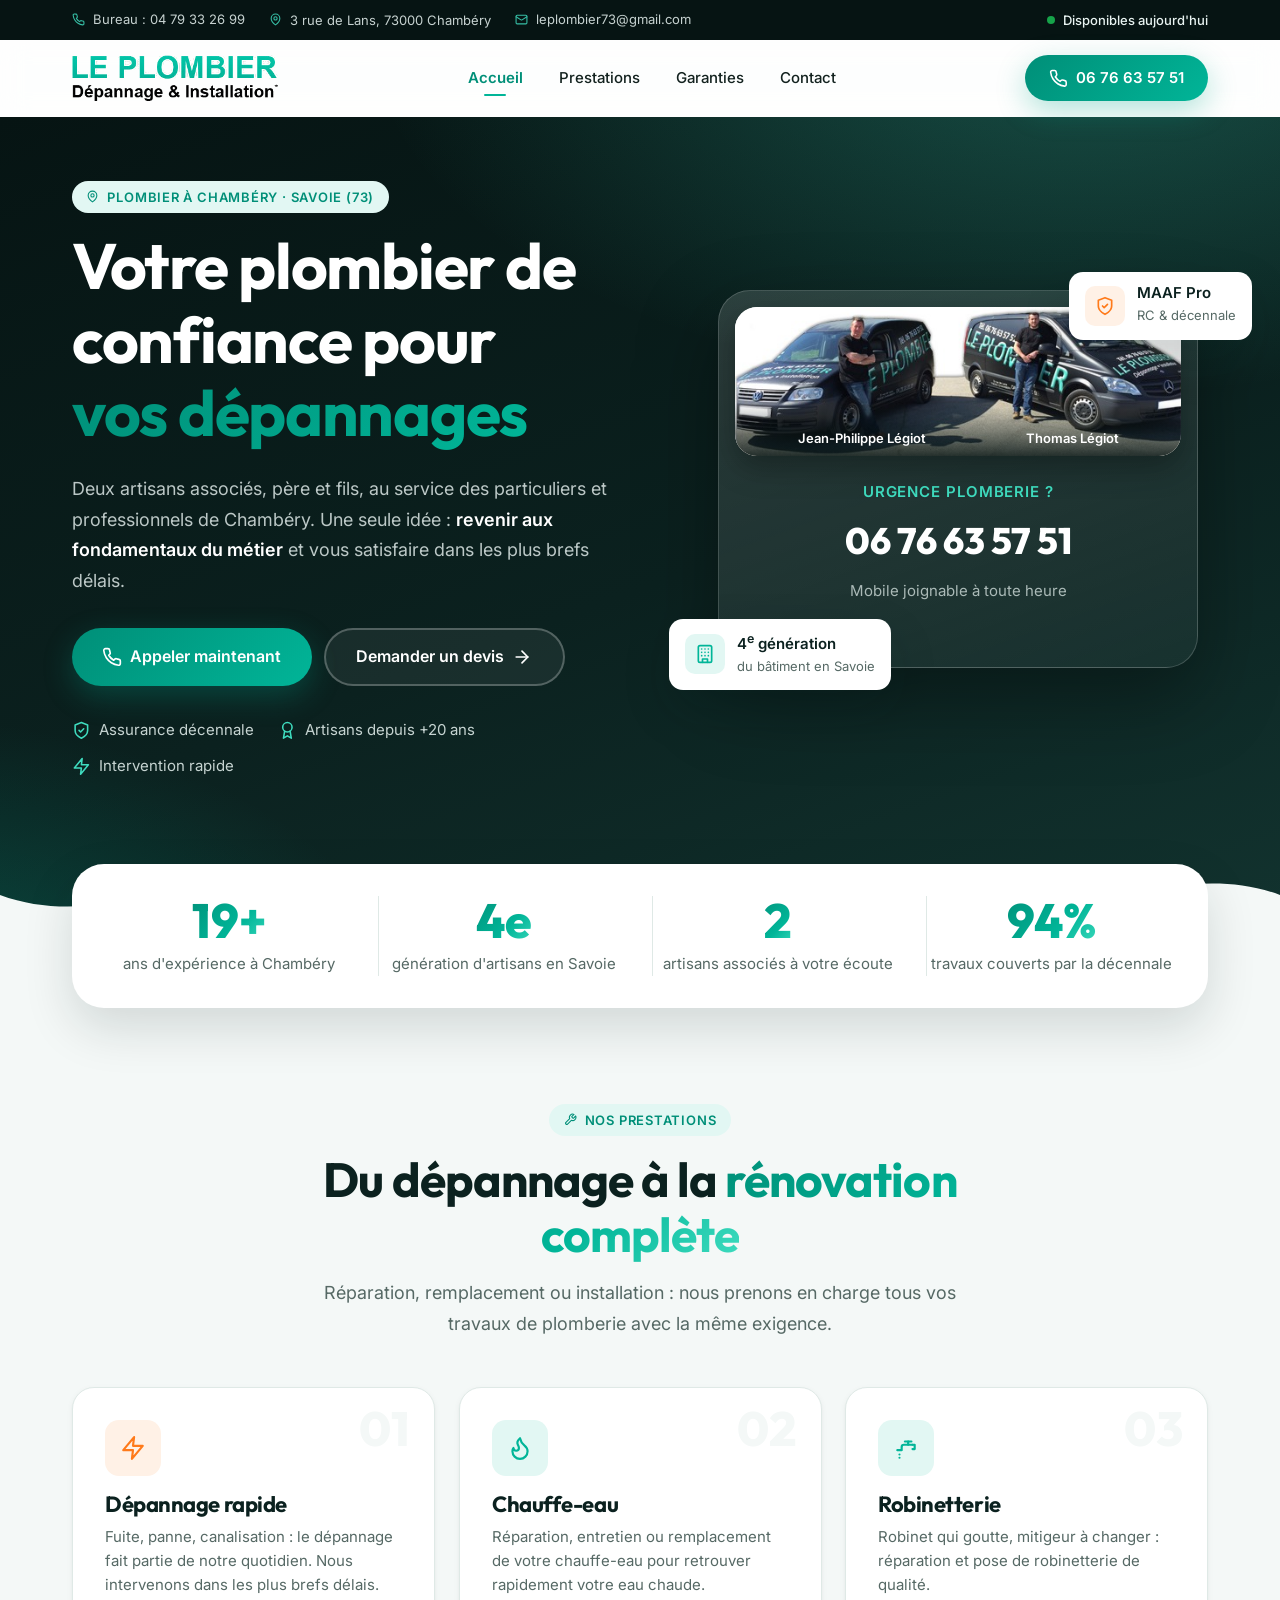
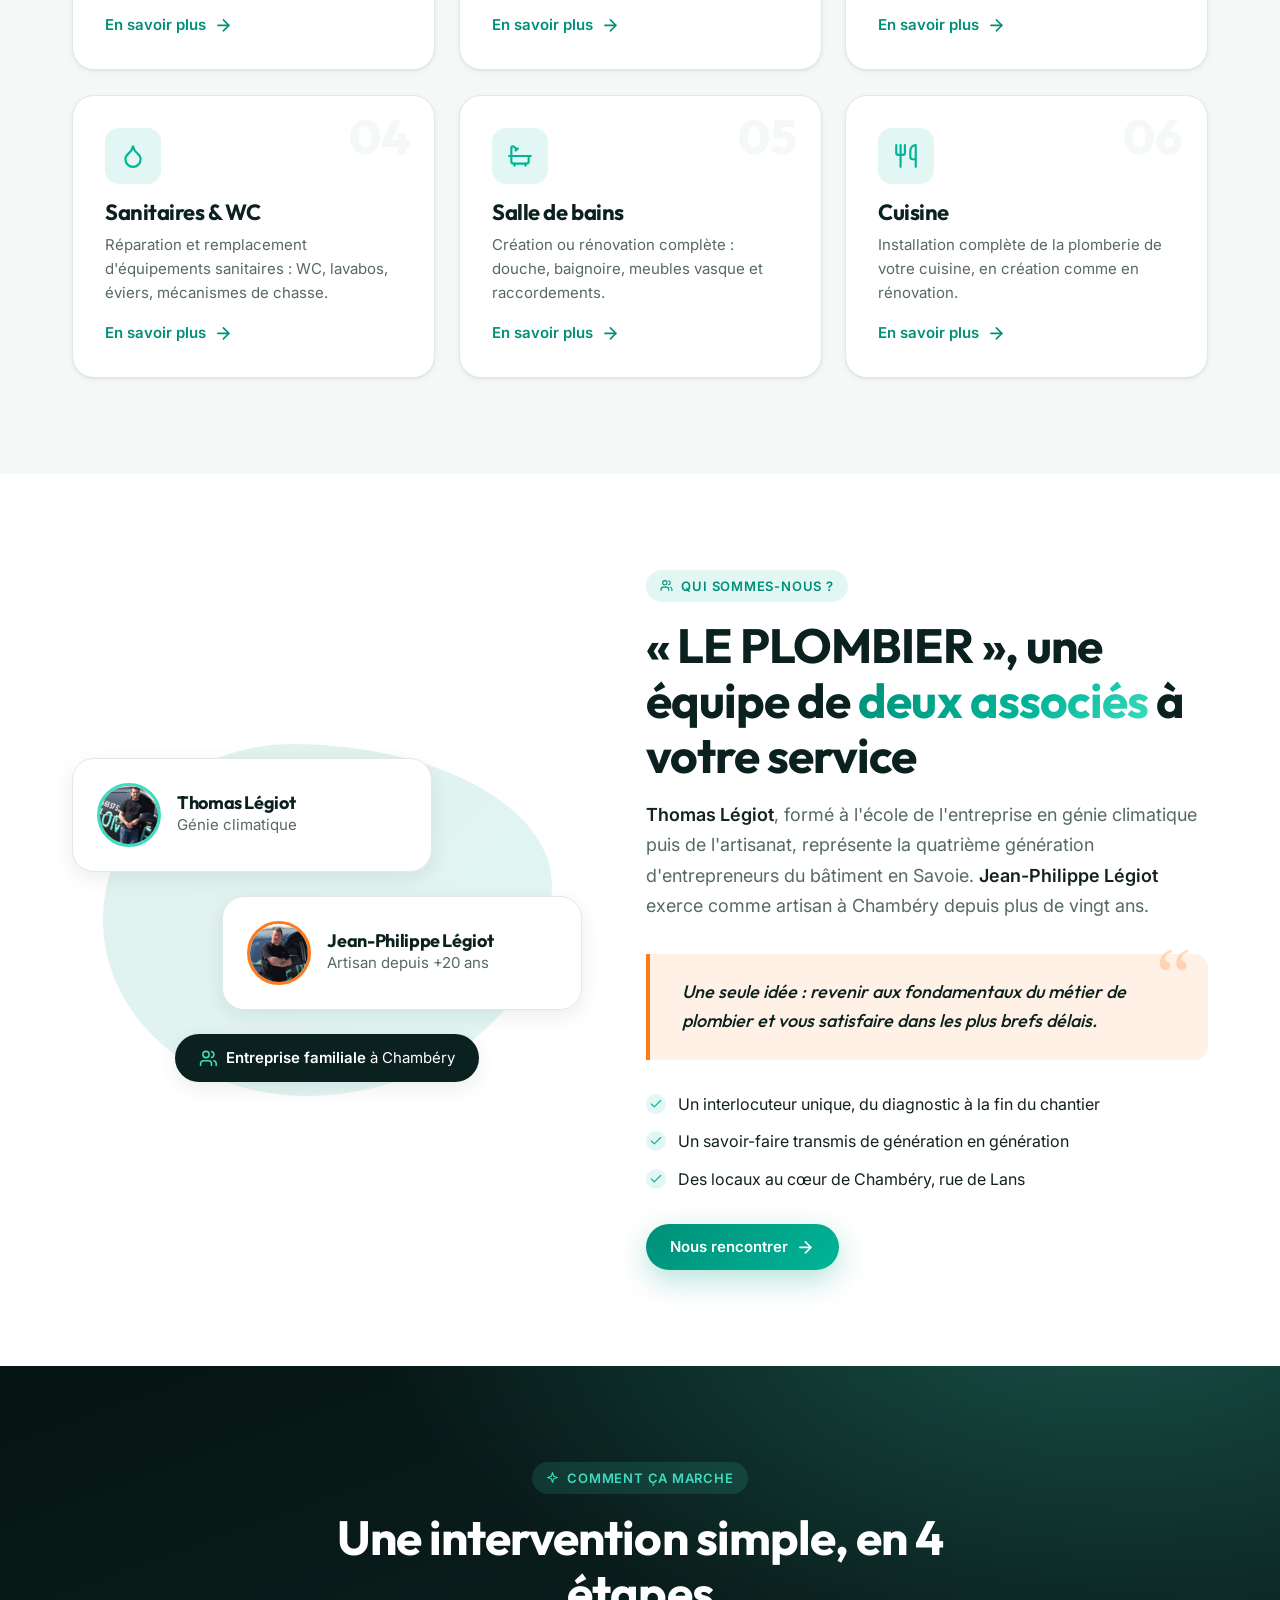
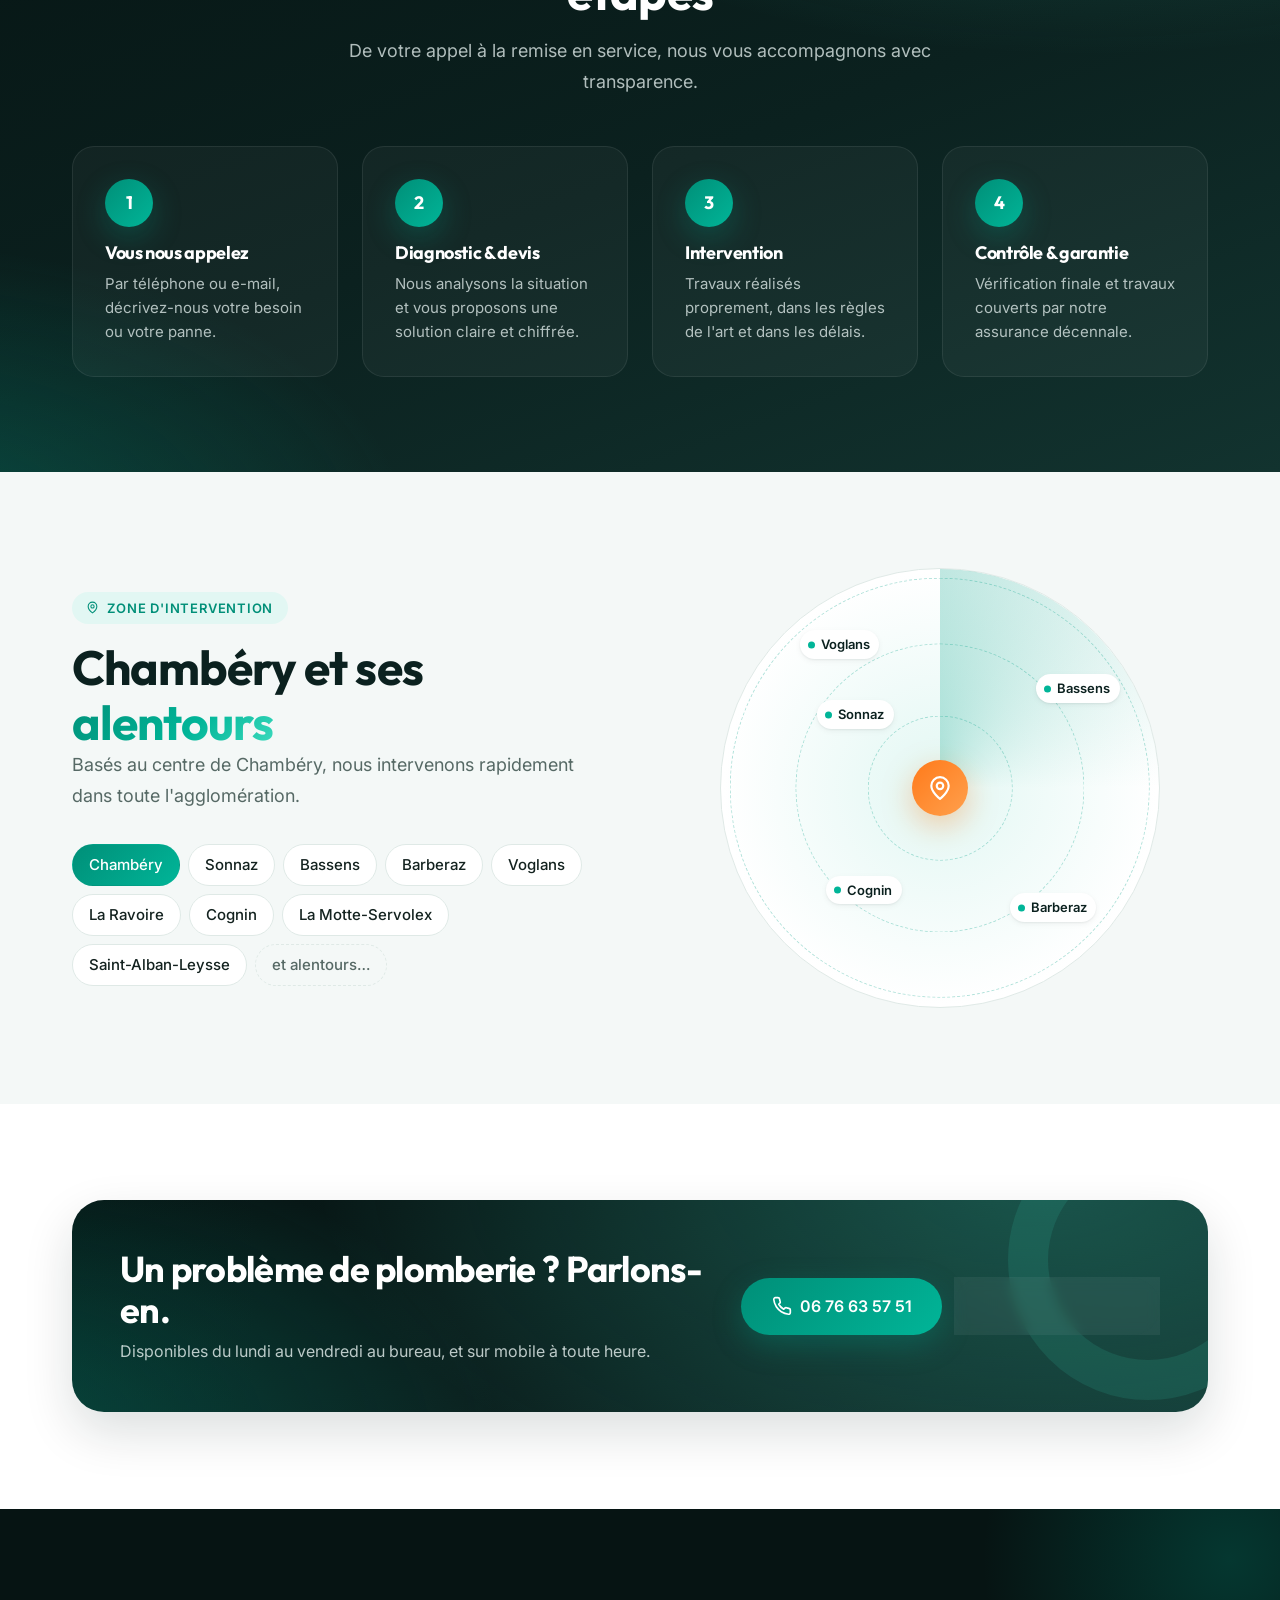
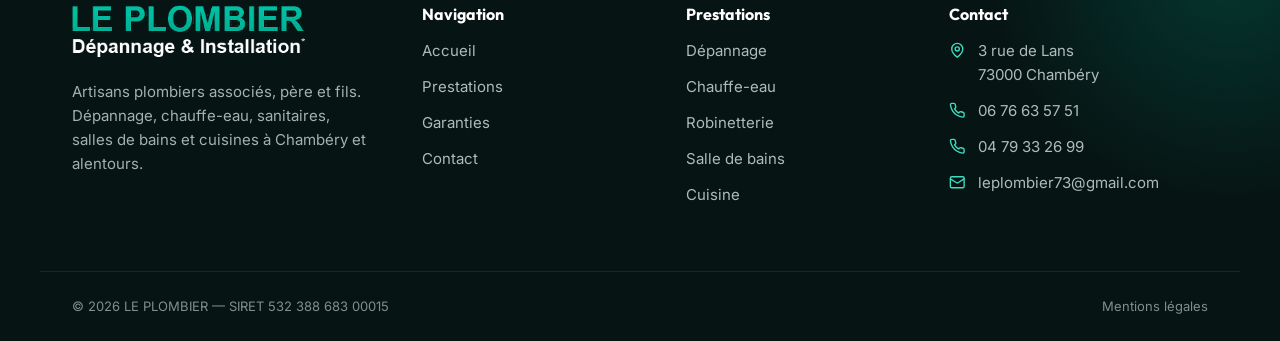
<file: index.html>
<!DOCTYPE html>
<html lang="fr">
<head>
  <meta charset="UTF-8">
  <meta name="viewport" content="width=device-width, initial-scale=1.0">
  <title>Le Plombier Chambéry | Dépannage plomberie rapide à Chambéry et alentours</title>
  <meta name="description" content="LE PLOMBIER, artisans plombiers associés à Chambéry : dépannage rapide, chauffe-eau, robinetterie, sanitaires, création et rénovation de salles de bains. Assurance décennale. ☎ 06 76 63 57 51">
  <link rel="canonical" href="https://www.leplombier73.fr/">
  <meta name="theme-color" content="#0b211f">

  <!-- Open Graph -->
  <meta property="og:type" content="website">
  <meta property="og:title" content="Le Plombier — Plombier à Chambéry">
  <meta property="og:description" content="Dépannage, chauffe-eau, sanitaires et salles de bains à Chambéry et alentours.">
  <meta property="og:url" content="https://www.leplombier73.fr/">
  <meta property="og:locale" content="fr_FR">

  <link rel="icon" href="assets/img/favicon.svg" type="image/svg+xml">

  <!-- Polices -->
  <link rel="preconnect" href="https://fonts.googleapis.com">
  <link rel="preconnect" href="https://fonts.gstatic.com" crossorigin>
  <link href="https://fonts.googleapis.com/css2?family=Inter:wght@400;500;600;700&family=Outfit:wght@500;600;700;800&display=swap" rel="stylesheet">

  <!-- CSS : base -->
  <link rel="stylesheet" href="assets/css/base/variables.css">
  <link rel="stylesheet" href="assets/css/base/reset.css">
  <link rel="stylesheet" href="assets/css/base/typography.css">
  <link rel="stylesheet" href="assets/css/base/utilities.css">
  <!-- CSS : layout -->
  <link rel="stylesheet" href="assets/css/layout/header.css">
  <link rel="stylesheet" href="assets/css/layout/footer.css">
  <!-- CSS : composants -->
  <link rel="stylesheet" href="assets/css/components/buttons.css">
  <link rel="stylesheet" href="assets/css/components/sections.css">
  <link rel="stylesheet" href="assets/css/components/cards.css">
  <link rel="stylesheet" href="assets/css/components/animations.css">
  <!-- CSS : page -->
  <link rel="stylesheet" href="assets/css/pages/home.css">

  <script>document.documentElement.classList.add("js");</script>

  <!-- Données structurées (SEO local) -->
  <script type="application/ld+json">
  {
    "@context": "https://schema.org",
    "@type": "Plumber",
    "name": "LE PLOMBIER",
    "url": "https://www.leplombier73.fr/",
    "telephone": "+33676635751",
    "email": "leplombier73@gmail.com",
    "address": {
      "@type": "PostalAddress",
      "streetAddress": "3 rue de Lans",
      "postalCode": "73000",
      "addressLocality": "Chambéry",
      "addressCountry": "FR"
    },
    "areaServed": ["Chambéry", "Sonnaz", "Bassens", "Barberaz", "Voglans"],
    "openingHoursSpecification": {
      "@type": "OpeningHoursSpecification",
      "dayOfWeek": ["Monday", "Tuesday", "Wednesday", "Thursday", "Friday"]
    }
  }
  </script>
</head>

<body data-page="home">
  <a class="skip-link" href="#main">Aller au contenu</a>

  <!-- ============ TOP BAR ============ -->
  <div class="topbar">
    <div class="container topbar__inner">
      <ul class="topbar__list">
        <li><a class="topbar__item" href="tel:+33479332699"><span data-icon="phone" aria-hidden="true"></span>Bureau : 04 79 33 26 99</a></li>
        <li class="topbar__item topbar__item--hide-sm"><span data-icon="pin" aria-hidden="true"></span>3 rue de Lans, 73000 Chambéry</li>
        <li><a class="topbar__item topbar__item--hide-sm" href="mailto:leplombier73@gmail.com"><span data-icon="mail" aria-hidden="true"></span>leplombier73@gmail.com</a></li>
      </ul>
      <span class="topbar__status"><span class="topbar__dot" aria-hidden="true"></span><span data-status>Du lundi au vendredi</span></span>
    </div>
  </div>

  <!-- ============ HEADER ============ -->
  <header class="header">
    <div class="container header__inner">
      <a class="logo" href="index.html" aria-label="Le Plombier — accueil">
          <img class="logo__img" src="assets/img/logo-le-plombier.png" alt="LE PLOMBIER — Dépannage &amp; Installation" width="340" height="76">
      </a>

      <nav class="nav" id="nav" aria-label="Navigation principale">
        <ul class="nav__list">
          <li><a class="nav__link" href="index.html" aria-current="page">Accueil</a></li>
          <li><a class="nav__link" href="prestations.html">Prestations</a></li>
          <li><a class="nav__link" href="garanties.html">Garanties</a></li>
          <li><a class="nav__link" href="contact.html">Contact</a></li>
        </ul>
        <div class="nav__mobile-cta">
          <a class="btn btn--primary btn--lg btn--block" href="tel:+33676635751"><span data-icon="phone" aria-hidden="true"></span>06 76 63 57 51</a>
          <a class="btn btn--outline btn--lg btn--block" href="contact.html">Demander un devis</a>
        </div>
      </nav>

      <div class="header__actions">
        <a class="btn btn--primary" href="tel:+33676635751"><span data-icon="phone" aria-hidden="true"></span><span class="header__cta-text">06 76 63 57 51</span></a>
        <button class="burger" type="button" aria-controls="nav" aria-expanded="false" aria-label="Ouvrir le menu">
          <span class="burger__bar"></span><span class="burger__bar"></span><span class="burger__bar"></span>
        </button>
      </div>
    </div>
  </header>

  <main id="main">

    <!-- ============ HERO ============ -->
    <section class="hero">
      <div class="bubbles" data-bubbles="16" aria-hidden="true"></div>

      <div class="container hero__grid">
        <div class="hero__content">
          <span class="eyebrow" data-reveal="up"><span data-icon="pin" aria-hidden="true"></span>Plombier à Chambéry · Savoie (73)</span>

          <h1 class="hero__title" data-reveal="up" style="--reveal-delay:.1s">
            Votre plombier de confiance pour
            <span class="hero__rotator" data-rotator='["vos dépannages","votre chauffe-eau","votre salle de bains","votre robinetterie"]'>vos dépannages</span>
          </h1>

          <p class="hero__lead lead" data-reveal="up" style="--reveal-delay:.2s">
            Deux artisans associés, père et fils, au service des particuliers et professionnels de Chambéry.
            Une seule idée : <strong>revenir aux fondamentaux du métier</strong> et vous satisfaire dans les plus brefs délais.
          </p>

          <div class="hero__actions" data-reveal="up" style="--reveal-delay:.3s">
            <a class="btn btn--primary btn--lg" href="tel:+33676635751"><span data-icon="phone" aria-hidden="true"></span>Appeler maintenant</a>
            <a class="btn btn--ghost-light btn--lg" href="contact.html">Demander un devis<span data-icon="arrow-right" aria-hidden="true"></span></a>
          </div>

          <ul class="hero__trust" data-reveal="up" style="--reveal-delay:.4s">
            <li><span data-icon="shield" aria-hidden="true"></span>Assurance décennale</li>
            <li><span data-icon="award" aria-hidden="true"></span>Artisans depuis +20 ans</li>
            <li><span data-icon="zap" aria-hidden="true"></span>Intervention rapide</li>
          </ul>
        </div>

        <!-- Visuel -->
        <div class="hero__visual" data-reveal="left" style="--reveal-delay:.3s">
          <div class="hero-card" data-tilt>
            <figure class="hero-card__photo">
              <img src="assets/img/photos/equipe-camionnettes.jpg" alt="Jean-Philippe et Thomas Légiot devant leurs camionnettes LE PLOMBIER" width="510" height="171" fetchpriority="high">
              <figcaption class="hero-card__names">
                <span>Jean-Philippe Légiot</span>
                <span>Thomas Légiot</span>
              </figcaption>
            </figure>

            <p class="hero-card__label">Urgence plomberie ?</p>
            <a class="hero-card__phone" href="tel:+33676635751">06 76 63 57 51</a>
            <p class="hero-card__sub">Mobile joignable à toute heure</p>
          </div>

          <div class="float-badge float-badge--top">
            <span class="float-badge__icon"><span data-icon="building" aria-hidden="true"></span></span>
            <span><strong>4<sup>e</sup> génération</strong><small>du bâtiment en Savoie</small></span>
          </div>
          <div class="float-badge float-badge--bottom">
            <span class="float-badge__icon float-badge__icon--accent"><span data-icon="shield" aria-hidden="true"></span></span>
            <span><strong>MAAF Pro</strong><small>RC &amp; décennale</small></span>
          </div>
        </div>
      </div>

      <div class="wave" aria-hidden="true">
        <svg viewBox="0 0 2880 80" preserveAspectRatio="none"><path fill="currentColor" d="M0 40 C 240 80 480 0 720 40 C 960 80 1200 0 1440 40 C 1680 80 1920 0 2160 40 C 2400 80 2640 0 2880 40 V80 H0 Z"/></svg>
      </div>
    </section>

    <!-- ============ STATS ============ -->
    <section class="stats-wrap" aria-label="Chiffres clés">
      <div class="container">
        <div class="stats grid grid--4" data-reveal-stagger="0.1">
          <div class="stat" data-reveal="up">
            <div class="stat__value"><span class="text-gradient" data-count="20" data-suffix="+">20+</span></div>
            <p class="stat__label">ans d'expérience à Chambéry</p>
          </div>
          <div class="stat" data-reveal="up">
            <div class="stat__value"><span class="text-gradient" data-count="4" data-suffix="e">4e</span></div>
            <p class="stat__label">génération d'artisans en Savoie</p>
          </div>
          <div class="stat" data-reveal="up">
            <div class="stat__value"><span class="text-gradient" data-count="2">2</span></div>
            <p class="stat__label">artisans associés à votre écoute</p>
          </div>
          <div class="stat" data-reveal="up">
            <div class="stat__value"><span class="text-gradient" data-count="100" data-suffix="%">100%</span></div>
            <p class="stat__label">travaux couverts par la décennale</p>
          </div>
        </div>
      </div>
    </section>

    <!-- ============ SERVICES ============ -->
    <section class="section" id="services">
      <div class="container">
        <div class="section-head section-head--center" data-reveal="up">
          <span class="eyebrow"><span data-icon="wrench" aria-hidden="true"></span>Nos prestations</span>
          <h2>Du dépannage à la <span class="text-gradient">rénovation complète</span></h2>
          <p class="lead">Réparation, remplacement ou installation : nous prenons en charge tous vos travaux de plomberie avec la même exigence.</p>
        </div>

        <div class="grid grid--3" data-reveal-stagger="0.08">
          <article class="card service-card" data-reveal="up">
            <span class="service-card__num" aria-hidden="true">01</span>
            <span class="icon-box icon-box--accent"><span data-icon="zap" aria-hidden="true"></span></span>
            <h3>Dépannage rapide</h3>
            <p>Fuite, panne, canalisation : le dépannage fait partie de notre quotidien. Nous intervenons dans les plus brefs délais.</p>
            <a class="link-arrow" href="prestations.html#depannage">En savoir plus <span data-icon="arrow-right" aria-hidden="true"></span></a>
          </article>
          <article class="card service-card" data-reveal="up">
            <span class="service-card__num" aria-hidden="true">02</span>
            <span class="icon-box"><span data-icon="flame" aria-hidden="true"></span></span>
            <h3>Chauffe-eau</h3>
            <p>Réparation, entretien ou remplacement de votre chauffe-eau pour retrouver rapidement votre eau chaude.</p>
            <a class="link-arrow" href="prestations.html#chauffe-eau">En savoir plus <span data-icon="arrow-right" aria-hidden="true"></span></a>
          </article>
          <article class="card service-card" data-reveal="up">
            <span class="service-card__num" aria-hidden="true">03</span>
            <span class="icon-box"><span data-icon="tap" aria-hidden="true"></span></span>
            <h3>Robinetterie</h3>
            <p>Robinet qui goutte, mitigeur à changer : réparation et pose de robinetterie de qualité.</p>
            <a class="link-arrow" href="prestations.html#robinetterie">En savoir plus <span data-icon="arrow-right" aria-hidden="true"></span></a>
          </article>
          <article class="card service-card" data-reveal="up">
            <span class="service-card__num" aria-hidden="true">04</span>
            <span class="icon-box"><span data-icon="droplet" aria-hidden="true"></span></span>
            <h3>Sanitaires &amp; WC</h3>
            <p>Réparation et remplacement d'équipements sanitaires : WC, lavabos, éviers, mécanismes de chasse.</p>
            <a class="link-arrow" href="prestations.html#sanitaires">En savoir plus <span data-icon="arrow-right" aria-hidden="true"></span></a>
          </article>
          <article class="card service-card" data-reveal="up">
            <span class="service-card__num" aria-hidden="true">05</span>
            <span class="icon-box"><span data-icon="bath" aria-hidden="true"></span></span>
            <h3>Salle de bains</h3>
            <p>Création ou rénovation complète : douche, baignoire, meubles vasque et raccordements.</p>
            <a class="link-arrow" href="prestations.html#salle-de-bains">En savoir plus <span data-icon="arrow-right" aria-hidden="true"></span></a>
          </article>
          <article class="card service-card" data-reveal="up">
            <span class="service-card__num" aria-hidden="true">06</span>
            <span class="icon-box"><span data-icon="kitchen" aria-hidden="true"></span></span>
            <h3>Cuisine</h3>
            <p>Installation complète de la plomberie de votre cuisine, en création comme en rénovation.</p>
            <a class="link-arrow" href="prestations.html#cuisine">En savoir plus <span data-icon="arrow-right" aria-hidden="true"></span></a>
          </article>
        </div>
      </div>
    </section>

    <!-- ============ L'ÉQUIPE ============ -->
    <section class="section section--white" id="equipe">
      <div class="container about">
        <div class="about__visual" data-reveal="right">
          <div class="team-card team-card--1">
            <img class="team-card__avatar" src="assets/img/photos/thomas-legiot.jpg" alt="Thomas Légiot" width="64" height="64" loading="lazy">
            <div>
              <h3 class="team-card__name">Thomas Légiot</h3>
              <p class="team-card__role">Génie climatique</p>
            </div>
          </div>
          <div class="team-card team-card--2">
            <img class="team-card__avatar team-card__avatar--accent" src="assets/img/photos/jean-philippe-legiot.jpg" alt="Jean-Philippe Légiot" width="64" height="64" loading="lazy">
            <div>
              <h3 class="team-card__name">Jean-Philippe Légiot</h3>
              <p class="team-card__role">Artisan depuis +20 ans</p>
            </div>
          </div>
          <div class="about__blob" aria-hidden="true"></div>
          <div class="about__badge">
            <span data-icon="users" aria-hidden="true"></span>
            <span><strong>Entreprise familiale</strong> à Chambéry</span>
          </div>
        </div>

        <div class="about__content" data-reveal="left">
          <span class="eyebrow"><span data-icon="users" aria-hidden="true"></span>Qui sommes-nous ?</span>
          <h2>« LE PLOMBIER », une équipe de <span class="text-gradient">deux associés</span> à votre service</h2>
          <p class="lead">
            <strong>Thomas Légiot</strong>, formé à l'école de l'entreprise en génie climatique puis de l'artisanat,
            représente la quatrième génération d'entrepreneurs du bâtiment en Savoie.
            <strong>Jean-Philippe Légiot</strong> exerce comme artisan à Chambéry depuis plus de vingt ans.
          </p>

          <blockquote class="quote">
            <span class="quote__mark" aria-hidden="true">“</span>
            <p>Une seule idée : revenir aux fondamentaux du métier de plombier et vous satisfaire dans les plus brefs délais.</p>
          </blockquote>

          <ul class="check-list">
            <li><span data-icon="check" aria-hidden="true"></span>Un interlocuteur unique, du diagnostic à la fin du chantier</li>
            <li><span data-icon="check" aria-hidden="true"></span>Un savoir-faire transmis de génération en génération</li>
            <li><span data-icon="check" aria-hidden="true"></span>Des locaux au cœur de Chambéry, rue de Lans</li>
          </ul>

          <a class="btn btn--brand mt-6" href="contact.html">Nous rencontrer<span data-icon="arrow-right" aria-hidden="true"></span></a>
        </div>
      </div>
    </section>

    <!-- ============ PROCESS ============ -->
    <section class="section section--dark process">
      <div class="bubbles" data-bubbles="10" aria-hidden="true"></div>
      <div class="container">
        <div class="section-head section-head--center" data-reveal="up">
          <span class="eyebrow"><span data-icon="sparkles" aria-hidden="true"></span>Comment ça marche</span>
          <h2>Une intervention simple, en 4 étapes</h2>
          <p class="lead">De votre appel à la remise en service, nous vous accompagnons avec transparence.</p>
        </div>

        <ol class="steps grid grid--4" role="list" data-reveal-stagger="0.12">
          <li class="step" data-reveal="up">
            <span class="step__num">1</span>
            <h3>Vous nous appelez</h3>
            <p>Par téléphone ou e-mail, décrivez-nous votre besoin ou votre panne.</p>
          </li>
          <li class="step" data-reveal="up">
            <span class="step__num">2</span>
            <h3>Diagnostic &amp; devis</h3>
            <p>Nous analysons la situation et vous proposons une solution claire et chiffrée.</p>
          </li>
          <li class="step" data-reveal="up">
            <span class="step__num">3</span>
            <h3>Intervention</h3>
            <p>Travaux réalisés proprement, dans les règles de l'art et dans les délais.</p>
          </li>
          <li class="step" data-reveal="up">
            <span class="step__num">4</span>
            <h3>Contrôle &amp; garantie</h3>
            <p>Vérification finale et travaux couverts par notre assurance décennale.</p>
          </li>
        </ol>
      </div>
    </section>

    <!-- ============ ZONES ============ -->
    <section class="section" id="zones">
      <div class="container zones">
        <div class="zones__content" data-reveal="right">
          <span class="eyebrow"><span data-icon="pin" aria-hidden="true"></span>Zone d'intervention</span>
          <h2>Chambéry et ses <span class="text-gradient">alentours</span></h2>
          <p class="lead">Basés au centre de Chambéry, nous intervenons rapidement dans toute l'agglomération.</p>

          <ul class="zones__chips" role="list" data-reveal-stagger="0.05">
            <li class="chip chip--main" data-reveal="zoom">Chambéry</li>
            <li class="chip" data-reveal="zoom">Sonnaz</li>
            <li class="chip" data-reveal="zoom">Bassens</li>
            <li class="chip" data-reveal="zoom">Barberaz</li>
            <li class="chip" data-reveal="zoom">Voglans</li>
            <li class="chip" data-reveal="zoom">La Ravoire</li>
            <li class="chip" data-reveal="zoom">Cognin</li>
            <li class="chip" data-reveal="zoom">La Motte-Servolex</li>
            <li class="chip" data-reveal="zoom">Saint-Alban-Leysse</li>
            <li class="chip chip--more" data-reveal="zoom">et alentours…</li>
          </ul>
        </div>

        <div class="zones__map" data-reveal="left" aria-hidden="true">
          <div class="radar">
            <span class="radar__ring radar__ring--1"></span>
            <span class="radar__ring radar__ring--2"></span>
            <span class="radar__ring radar__ring--3"></span>
            <span class="radar__center"><span data-icon="pin"></span></span>
            <span class="radar__dot" style="--x:22%;--y:30%">Sonnaz</span>
            <span class="radar__dot" style="--x:72%;--y:24%">Bassens</span>
            <span class="radar__dot" style="--x:66%;--y:74%">Barberaz</span>
            <span class="radar__dot" style="--x:18%;--y:14%">Voglans</span>
            <span class="radar__dot" style="--x:24%;--y:70%">Cognin</span>
          </div>
        </div>
      </div>
    </section>

    <!-- ============ CTA ============ -->
    <section class="section section--white">
      <div class="container">
        <div class="cta-band" data-reveal="zoom">
          <div>
            <h2>Un problème de plomberie ? Parlons-en.</h2>
            <p>Disponibles du lundi au vendredi au bureau, et sur mobile à toute heure.</p>
          </div>
          <div class="cta-band__actions">
            <a class="btn btn--primary btn--lg" href="tel:+33676635751"><span data-icon="phone" aria-hidden="true"></span>06 76 63 57 51</a>
            <a class="btn btn--ghost-light btn--lg" href="contact.html">Écrire un message</a>
          </div>
        </div>
      </div>
    </section>
  </main>

  <!-- ============ FOOTER ============ -->
  <footer class="footer">
    <div class="container footer__grid">
      <div>
        <a class="logo" href="index.html" aria-label="Le Plombier — accueil">
          <img class="logo__img" src="assets/img/logo-le-plombier-light.png" alt="LE PLOMBIER — Dépannage &amp; Installation" width="340" height="76">
        </a>
        <p class="footer__about">Artisans plombiers associés, père et fils. Dépannage, chauffe-eau, sanitaires, salles de bains et cuisines à Chambéry et alentours.</p>
      </div>

      <div>
        <h2 class="footer__title">Navigation</h2>
        <ul class="footer__links">
          <li><a href="index.html">Accueil</a></li>
          <li><a href="prestations.html">Prestations</a></li>
          <li><a href="garanties.html">Garanties</a></li>
          <li><a href="contact.html">Contact</a></li>
        </ul>
      </div>

      <div>
        <h2 class="footer__title">Prestations</h2>
        <ul class="footer__links">
          <li><a href="prestations.html#depannage">Dépannage</a></li>
          <li><a href="prestations.html#chauffe-eau">Chauffe-eau</a></li>
          <li><a href="prestations.html#robinetterie">Robinetterie</a></li>
          <li><a href="prestations.html#salle-de-bains">Salle de bains</a></li>
          <li><a href="prestations.html#cuisine">Cuisine</a></li>
        </ul>
      </div>

      <div>
        <h2 class="footer__title">Contact</h2>
        <ul class="footer__links footer__contact">
          <li><span data-icon="pin" aria-hidden="true"></span><span>3 rue de Lans<br>73000 Chambéry</span></li>
          <li><span data-icon="phone" aria-hidden="true"></span><a href="tel:+33676635751">06 76 63 57 51</a></li>
          <li><span data-icon="phone" aria-hidden="true"></span><a href="tel:+33479332699">04 79 33 26 99</a></li>
          <li><span data-icon="mail" aria-hidden="true"></span><a href="mailto:leplombier73@gmail.com">leplombier73@gmail.com</a></li>
        </ul>
      </div>
    </div>

    <div class="container footer__bottom">
      <span>© <span data-year>2026</span> LE PLOMBIER — SIRET 532 388 683 00015</span>
      <a href="mentions-legales.html">Mentions légales</a>
    </div>
  </footer>

  <a class="call-fab" href="tel:+33676635751"><span data-icon="phone" aria-hidden="true"></span>Appeler le 06 76 63 57 51</a>
  <button class="back-to-top" type="button" aria-label="Retour en haut"><span data-icon="arrow-up" aria-hidden="true"></span></button>

  <!-- JS : core -->
  <script src="assets/js/core/utils.js" defer></script>
  <script src="assets/js/core/icons.js" defer></script>
  <!-- JS : composants -->
  <script src="assets/js/components/header.js" defer></script>
  <script src="assets/js/components/reveal.js" defer></script>
  <script src="assets/js/components/counter.js" defer></script>
  <script src="assets/js/components/scroll-ui.js" defer></script>
  <script src="assets/js/components/bubbles.js" defer></script>
  <!-- JS : page -->
  <script src="assets/js/pages/home.js" defer></script>
  <script src="assets/js/main.js" defer></script>
</body>
</html>
</file>
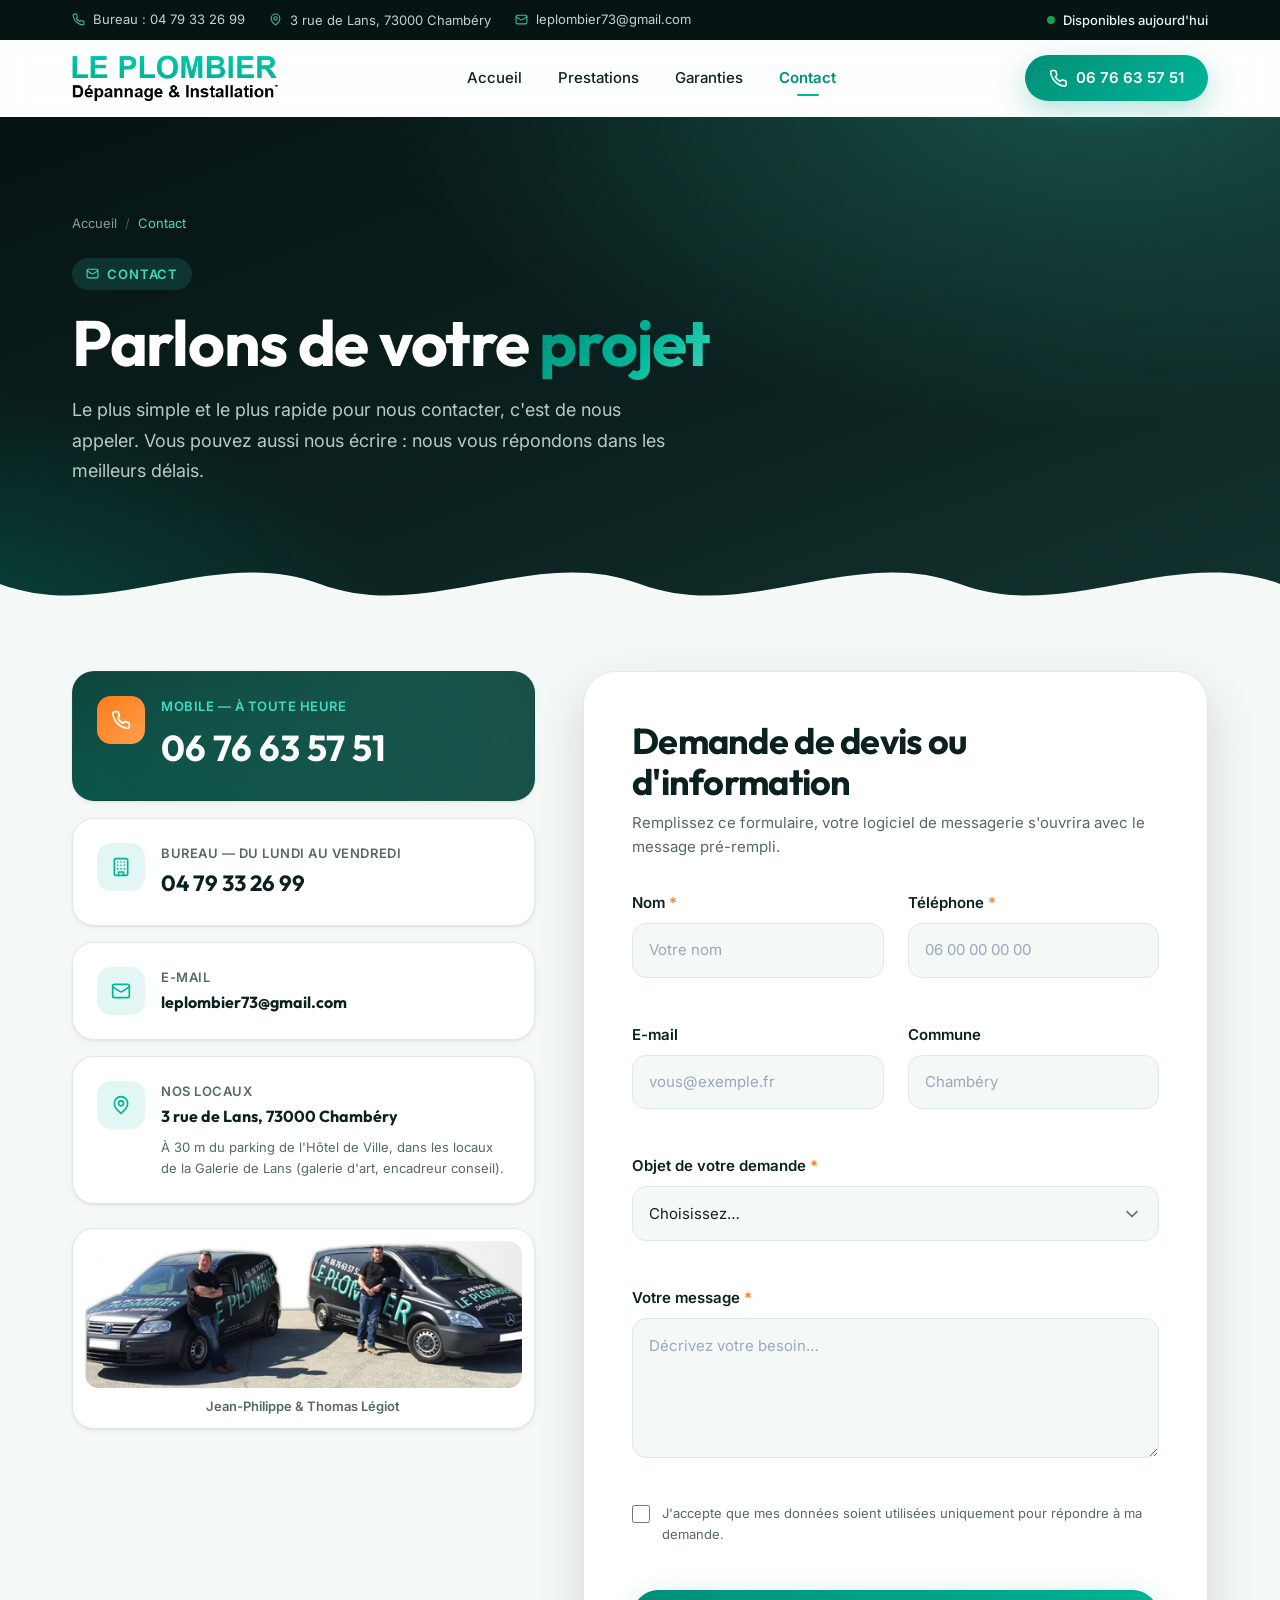
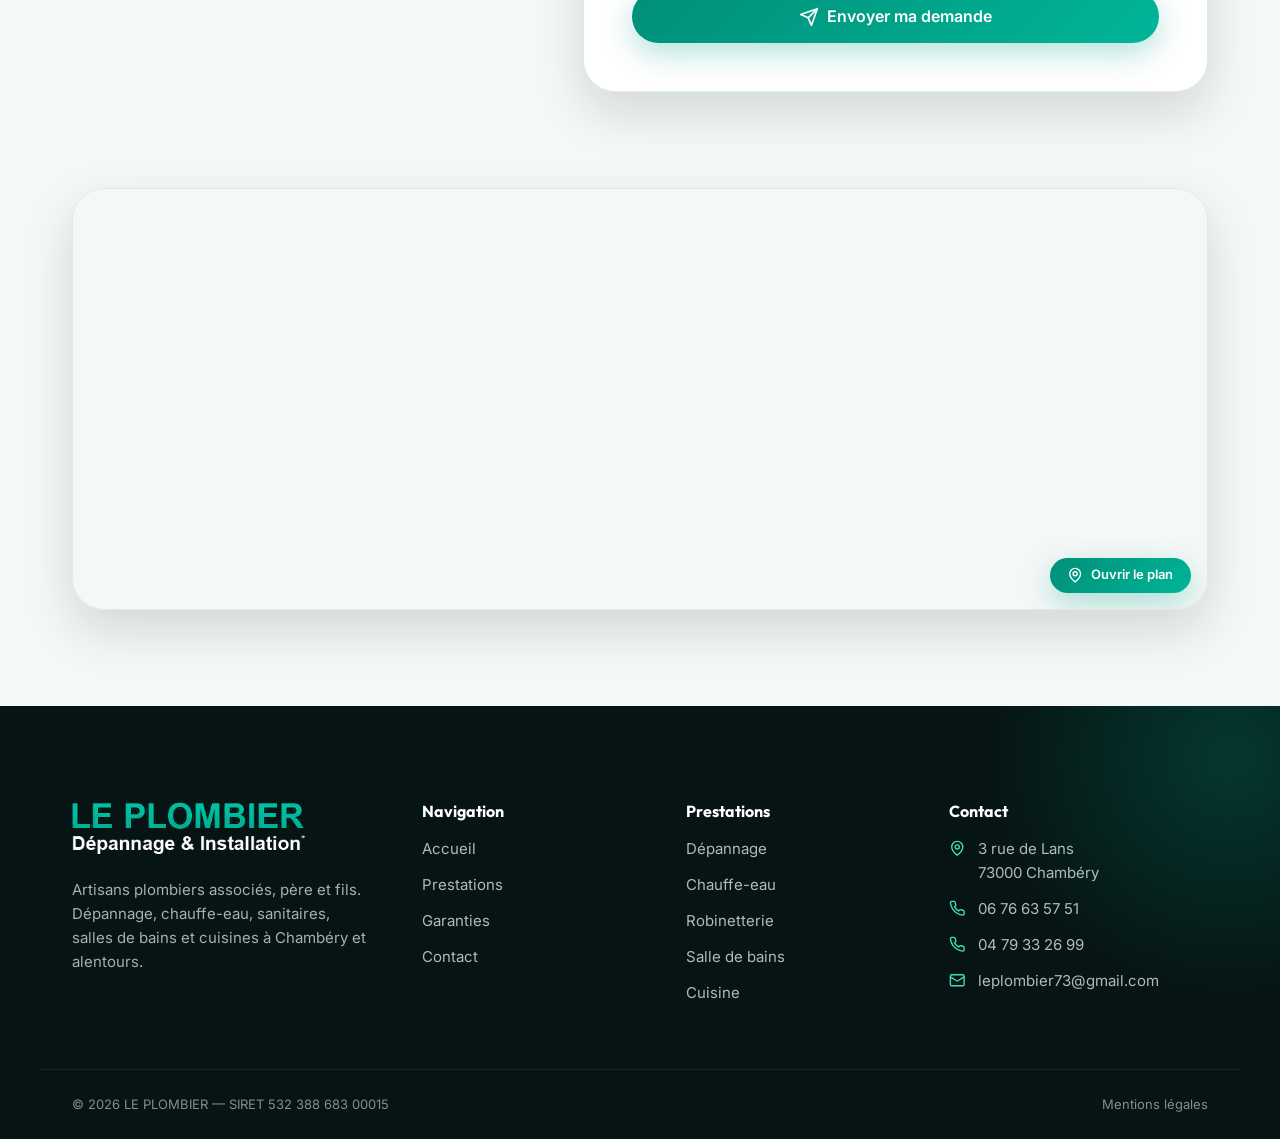
<file: contact.html>
<!DOCTYPE html>
<html lang="fr">
<head>
  <meta charset="UTF-8">
  <meta name="viewport" content="width=device-width, initial-scale=1.0">
  <title>Contact | Le Plombier Chambéry — 06 76 63 57 51</title>
  <meta name="description" content="Contactez LE PLOMBIER à Chambéry : 06 76 63 57 51 (mobile, à toute heure), 04 79 33 26 99 (bureau), 3 rue de Lans. Devis et dépannage plomberie.">
  <link rel="canonical" href="https://www.leplombier73.fr/contact.html">
  <meta name="theme-color" content="#0b211f">
  <link rel="icon" href="assets/img/favicon.svg" type="image/svg+xml">

  <link rel="preconnect" href="https://fonts.googleapis.com">
  <link rel="preconnect" href="https://fonts.gstatic.com" crossorigin>
  <link href="https://fonts.googleapis.com/css2?family=Inter:wght@400;500;600;700&family=Outfit:wght@500;600;700;800&display=swap" rel="stylesheet">

  <!-- CSS : base -->
  <link rel="stylesheet" href="assets/css/base/variables.css">
  <link rel="stylesheet" href="assets/css/base/reset.css">
  <link rel="stylesheet" href="assets/css/base/typography.css">
  <link rel="stylesheet" href="assets/css/base/utilities.css">
  <!-- CSS : layout -->
  <link rel="stylesheet" href="assets/css/layout/header.css">
  <link rel="stylesheet" href="assets/css/layout/footer.css">
  <!-- CSS : composants -->
  <link rel="stylesheet" href="assets/css/components/buttons.css">
  <link rel="stylesheet" href="assets/css/components/sections.css">
  <link rel="stylesheet" href="assets/css/components/cards.css">
  <link rel="stylesheet" href="assets/css/components/forms.css">
  <link rel="stylesheet" href="assets/css/components/animations.css">
  <!-- CSS : page -->
  <link rel="stylesheet" href="assets/css/pages/contact.css">

  <script>document.documentElement.classList.add("js");</script>
</head>

<body data-page="contact">
  <a class="skip-link" href="#main">Aller au contenu</a>

  <!-- ============ TOP BAR ============ -->
  <div class="topbar">
    <div class="container topbar__inner">
      <ul class="topbar__list">
        <li><a class="topbar__item" href="tel:+33479332699"><span data-icon="phone" aria-hidden="true"></span>Bureau : 04 79 33 26 99</a></li>
        <li class="topbar__item topbar__item--hide-sm"><span data-icon="pin" aria-hidden="true"></span>3 rue de Lans, 73000 Chambéry</li>
        <li><a class="topbar__item topbar__item--hide-sm" href="mailto:leplombier73@gmail.com"><span data-icon="mail" aria-hidden="true"></span>leplombier73@gmail.com</a></li>
      </ul>
      <span class="topbar__status"><span class="topbar__dot" aria-hidden="true"></span><span data-status>Du lundi au vendredi</span></span>
    </div>
  </div>

  <!-- ============ HEADER ============ -->
  <header class="header">
    <div class="container header__inner">
      <a class="logo" href="index.html" aria-label="Le Plombier — accueil">
          <img class="logo__img" src="assets/img/logo-le-plombier.png" alt="LE PLOMBIER — Dépannage &amp; Installation" width="340" height="76">
      </a>

      <nav class="nav" id="nav" aria-label="Navigation principale">
        <ul class="nav__list">
          <li><a class="nav__link" href="index.html">Accueil</a></li>
          <li><a class="nav__link" href="prestations.html">Prestations</a></li>
          <li><a class="nav__link" href="garanties.html">Garanties</a></li>
          <li><a class="nav__link" href="contact.html" aria-current="page">Contact</a></li>
        </ul>
        <div class="nav__mobile-cta">
          <a class="btn btn--primary btn--lg btn--block" href="tel:+33676635751"><span data-icon="phone" aria-hidden="true"></span>06 76 63 57 51</a>
          <a class="btn btn--outline btn--lg btn--block" href="contact.html">Demander un devis</a>
        </div>
      </nav>

      <div class="header__actions">
        <a class="btn btn--primary" href="tel:+33676635751"><span data-icon="phone" aria-hidden="true"></span><span class="header__cta-text">06 76 63 57 51</span></a>
        <button class="burger" type="button" aria-controls="nav" aria-expanded="false" aria-label="Ouvrir le menu">
          <span class="burger__bar"></span><span class="burger__bar"></span><span class="burger__bar"></span>
        </button>
      </div>
    </div>
  </header>

  <main id="main">

    <!-- ============ PAGE HERO ============ -->
    <section class="page-hero">
      <div class="bubbles" data-bubbles="12" aria-hidden="true"></div>
      <div class="container">
        <ol class="breadcrumb" data-reveal="up">
          <li><a href="index.html">Accueil</a></li>
          <li><span aria-current="page">Contact</span></li>
        </ol>
        <span class="eyebrow" data-reveal="up"><span data-icon="mail" aria-hidden="true"></span>Contact</span>
        <h1 data-reveal="up" style="--reveal-delay:.1s">Parlons de votre <span class="text-gradient">projet</span></h1>
        <p class="lead" data-reveal="up" style="--reveal-delay:.2s">
          Le plus simple et le plus rapide pour nous contacter, c'est de nous appeler.
          Vous pouvez aussi nous écrire : nous vous répondons dans les meilleurs délais.
        </p>
      </div>
      <div class="wave" aria-hidden="true">
        <svg viewBox="0 0 2880 80" preserveAspectRatio="none"><path fill="currentColor" d="M0 40 C 240 80 480 0 720 40 C 960 80 1200 0 1440 40 C 1680 80 1920 0 2160 40 C 2400 80 2640 0 2880 40 V80 H0 Z"/></svg>
      </div>
    </section>

    <!-- ============ CONTACT ============ -->
    <section class="section contact-section">
      <div class="container contact">

        <!-- Coordonnées -->
        <aside class="contact__info" data-reveal-stagger="0.08">
          <a class="contact-card contact-card--highlight" href="tel:+33676635751" data-reveal="right">
            <span class="contact-card__icon"><span data-icon="phone" aria-hidden="true"></span></span>
            <span>
              <span class="contact-card__label">Mobile — à toute heure</span>
              <span class="contact-card__value">06 76 63 57 51</span>
            </span>
          </a>
          <a class="contact-card" href="tel:+33479332699" data-reveal="right">
            <span class="contact-card__icon"><span data-icon="building" aria-hidden="true"></span></span>
            <span>
              <span class="contact-card__label">Bureau — du lundi au vendredi</span>
              <span class="contact-card__value">04 79 33 26 99</span>
            </span>
          </a>
          <a class="contact-card" href="mailto:leplombier73@gmail.com" data-reveal="right">
            <span class="contact-card__icon"><span data-icon="mail" aria-hidden="true"></span></span>
            <span>
              <span class="contact-card__label">E-mail</span>
              <span class="contact-card__value contact-card__value--sm">leplombier73@gmail.com</span>
            </span>
          </a>
          <div class="contact-card" data-reveal="right">
            <span class="contact-card__icon"><span data-icon="pin" aria-hidden="true"></span></span>
            <span>
              <span class="contact-card__label">Nos locaux</span>
              <span class="contact-card__value contact-card__value--sm">3 rue de Lans, 73000 Chambéry</span>
              <span class="contact-card__note">À 30 m du parking de l'Hôtel de Ville, dans les locaux de la Galerie de Lans (galerie d'art, encadreur conseil).</span>
            </span>
          </div>

          <figure class="contact__photo" data-reveal="up">
            <img src="assets/img/photos/equipe-camionnettes.jpg" alt="Jean-Philippe et Thomas Légiot devant leurs camionnettes LE PLOMBIER" width="510" height="171" loading="lazy">
            <figcaption>Jean-Philippe &amp; Thomas Légiot</figcaption>
          </figure>
        </aside>

        <!-- Formulaire -->
        <div class="contact__form-wrap" data-reveal="left">
          <h2>Demande de devis ou d'information</h2>
          <p>Remplissez ce formulaire, votre logiciel de messagerie s'ouvrira avec le message pré-rempli.</p>

          <form class="form" id="contact-form" novalidate>
            <div class="form__row">
              <div class="field">
                <label class="field__label" for="name">Nom <span class="req">*</span></label>
                <input class="field__input" id="name" name="name" type="text" autocomplete="name" placeholder="Votre nom" required minlength="2">
                <span class="field__error" aria-live="polite"></span>
              </div>
              <div class="field">
                <label class="field__label" for="phone">Téléphone <span class="req">*</span></label>
                <input class="field__input" id="phone" name="phone" type="tel" autocomplete="tel" placeholder="06 00 00 00 00" required pattern="^(?:\+33\s?|0)[1-9](?:[\s.\-]?\d{2}){4}$">
                <span class="field__error" aria-live="polite"></span>
              </div>
            </div>

            <div class="form__row">
              <div class="field">
                <label class="field__label" for="email">E-mail</label>
                <input class="field__input" id="email" name="email" type="email" autocomplete="email" placeholder="vous@exemple.fr">
                <span class="field__error" aria-live="polite"></span>
              </div>
              <div class="field">
                <label class="field__label" for="city">Commune</label>
                <input class="field__input" id="city" name="city" type="text" autocomplete="address-level2" placeholder="Chambéry">
                <span class="field__error" aria-live="polite"></span>
              </div>
            </div>

            <div class="field">
              <label class="field__label" for="subject">Objet de votre demande <span class="req">*</span></label>
              <select class="field__input" id="subject" name="subject" required>
                <option value="">Choisissez…</option>
                <option>Dépannage / fuite</option>
                <option>Chauffe-eau</option>
                <option>Robinetterie</option>
                <option>Sanitaires / WC</option>
                <option>Création ou rénovation de salle de bains</option>
                <option>Cuisine</option>
                <option>Autre demande</option>
              </select>
              <span class="field__error" aria-live="polite"></span>
            </div>

            <div class="field">
              <label class="field__label" for="message">Votre message <span class="req">*</span></label>
              <textarea class="field__input" id="message" name="message" placeholder="Décrivez votre besoin…" required minlength="10"></textarea>
              <span class="field__error" aria-live="polite"></span>
            </div>

            <div class="field">
              <label class="checkbox">
                <input type="checkbox" id="consent" name="consent" required>
                <span>J'accepte que mes données soient utilisées uniquement pour répondre à ma demande.</span>
              </label>
              <span class="field__error" aria-live="polite"></span>
            </div>

            <button class="btn btn--primary btn--lg btn--block" type="submit"><span data-icon="send" aria-hidden="true"></span>Envoyer ma demande</button>
            <div class="form__status" role="status" aria-live="polite"></div>
          </form>
        </div>
      </div>
    </section>

    <!-- ============ CARTE ============ -->
    <section class="map-section" aria-label="Plan d'accès">
      <div class="container">
        <div class="map" data-reveal="up">
          <iframe
            title="Plan d'accès — 3 rue de Lans, Chambéry"
            src="https://www.openstreetmap.org/export/embed.html?bbox=5.9140%2C45.5620%2C5.9260%2C45.5690&amp;layer=mapnik&amp;marker=45.5655%2C5.9200"
            loading="lazy"
            referrerpolicy="no-referrer"></iframe>
          <a class="map__link btn btn--brand btn--sm" href="https://www.openstreetmap.org/search?query=3%20rue%20de%20Lans%2073000%20Chamb%C3%A9ry" target="_blank" rel="noopener">
            <span data-icon="pin" aria-hidden="true"></span>Ouvrir le plan
          </a>
        </div>
      </div>
    </section>
  </main>

  <!-- ============ FOOTER ============ -->
  <footer class="footer">
    <div class="container footer__grid">
      <div>
        <a class="logo" href="index.html" aria-label="Le Plombier — accueil">
          <img class="logo__img" src="assets/img/logo-le-plombier-light.png" alt="LE PLOMBIER — Dépannage &amp; Installation" width="340" height="76">
        </a>
        <p class="footer__about">Artisans plombiers associés, père et fils. Dépannage, chauffe-eau, sanitaires, salles de bains et cuisines à Chambéry et alentours.</p>
      </div>

      <div>
        <h2 class="footer__title">Navigation</h2>
        <ul class="footer__links">
          <li><a href="index.html">Accueil</a></li>
          <li><a href="prestations.html">Prestations</a></li>
          <li><a href="garanties.html">Garanties</a></li>
          <li><a href="contact.html">Contact</a></li>
        </ul>
      </div>

      <div>
        <h2 class="footer__title">Prestations</h2>
        <ul class="footer__links">
          <li><a href="prestations.html#depannage">Dépannage</a></li>
          <li><a href="prestations.html#chauffe-eau">Chauffe-eau</a></li>
          <li><a href="prestations.html#robinetterie">Robinetterie</a></li>
          <li><a href="prestations.html#salle-de-bains">Salle de bains</a></li>
          <li><a href="prestations.html#cuisine">Cuisine</a></li>
        </ul>
      </div>

      <div>
        <h2 class="footer__title">Contact</h2>
        <ul class="footer__links footer__contact">
          <li><span data-icon="pin" aria-hidden="true"></span><span>3 rue de Lans<br>73000 Chambéry</span></li>
          <li><span data-icon="phone" aria-hidden="true"></span><a href="tel:+33676635751">06 76 63 57 51</a></li>
          <li><span data-icon="phone" aria-hidden="true"></span><a href="tel:+33479332699">04 79 33 26 99</a></li>
          <li><span data-icon="mail" aria-hidden="true"></span><a href="mailto:leplombier73@gmail.com">leplombier73@gmail.com</a></li>
        </ul>
      </div>
    </div>

    <div class="container footer__bottom">
      <span>© <span data-year>2026</span> LE PLOMBIER — SIRET 532 388 683 00015</span>
      <a href="mentions-legales.html">Mentions légales</a>
    </div>
  </footer>

  <a class="call-fab" href="tel:+33676635751"><span data-icon="phone" aria-hidden="true"></span>Appeler le 06 76 63 57 51</a>
  <button class="back-to-top" type="button" aria-label="Retour en haut"><span data-icon="arrow-up" aria-hidden="true"></span></button>

  <!-- JS : core -->
  <script src="assets/js/core/utils.js" defer></script>
  <script src="assets/js/core/icons.js" defer></script>
  <!-- JS : composants -->
  <script src="assets/js/components/header.js" defer></script>
  <script src="assets/js/components/reveal.js" defer></script>
  <script src="assets/js/components/scroll-ui.js" defer></script>
  <script src="assets/js/components/bubbles.js" defer></script>
  <!-- JS : page -->
  <script src="assets/js/pages/contact.js" defer></script>
  <script src="assets/js/main.js" defer></script>
</body>
</html>
</file>
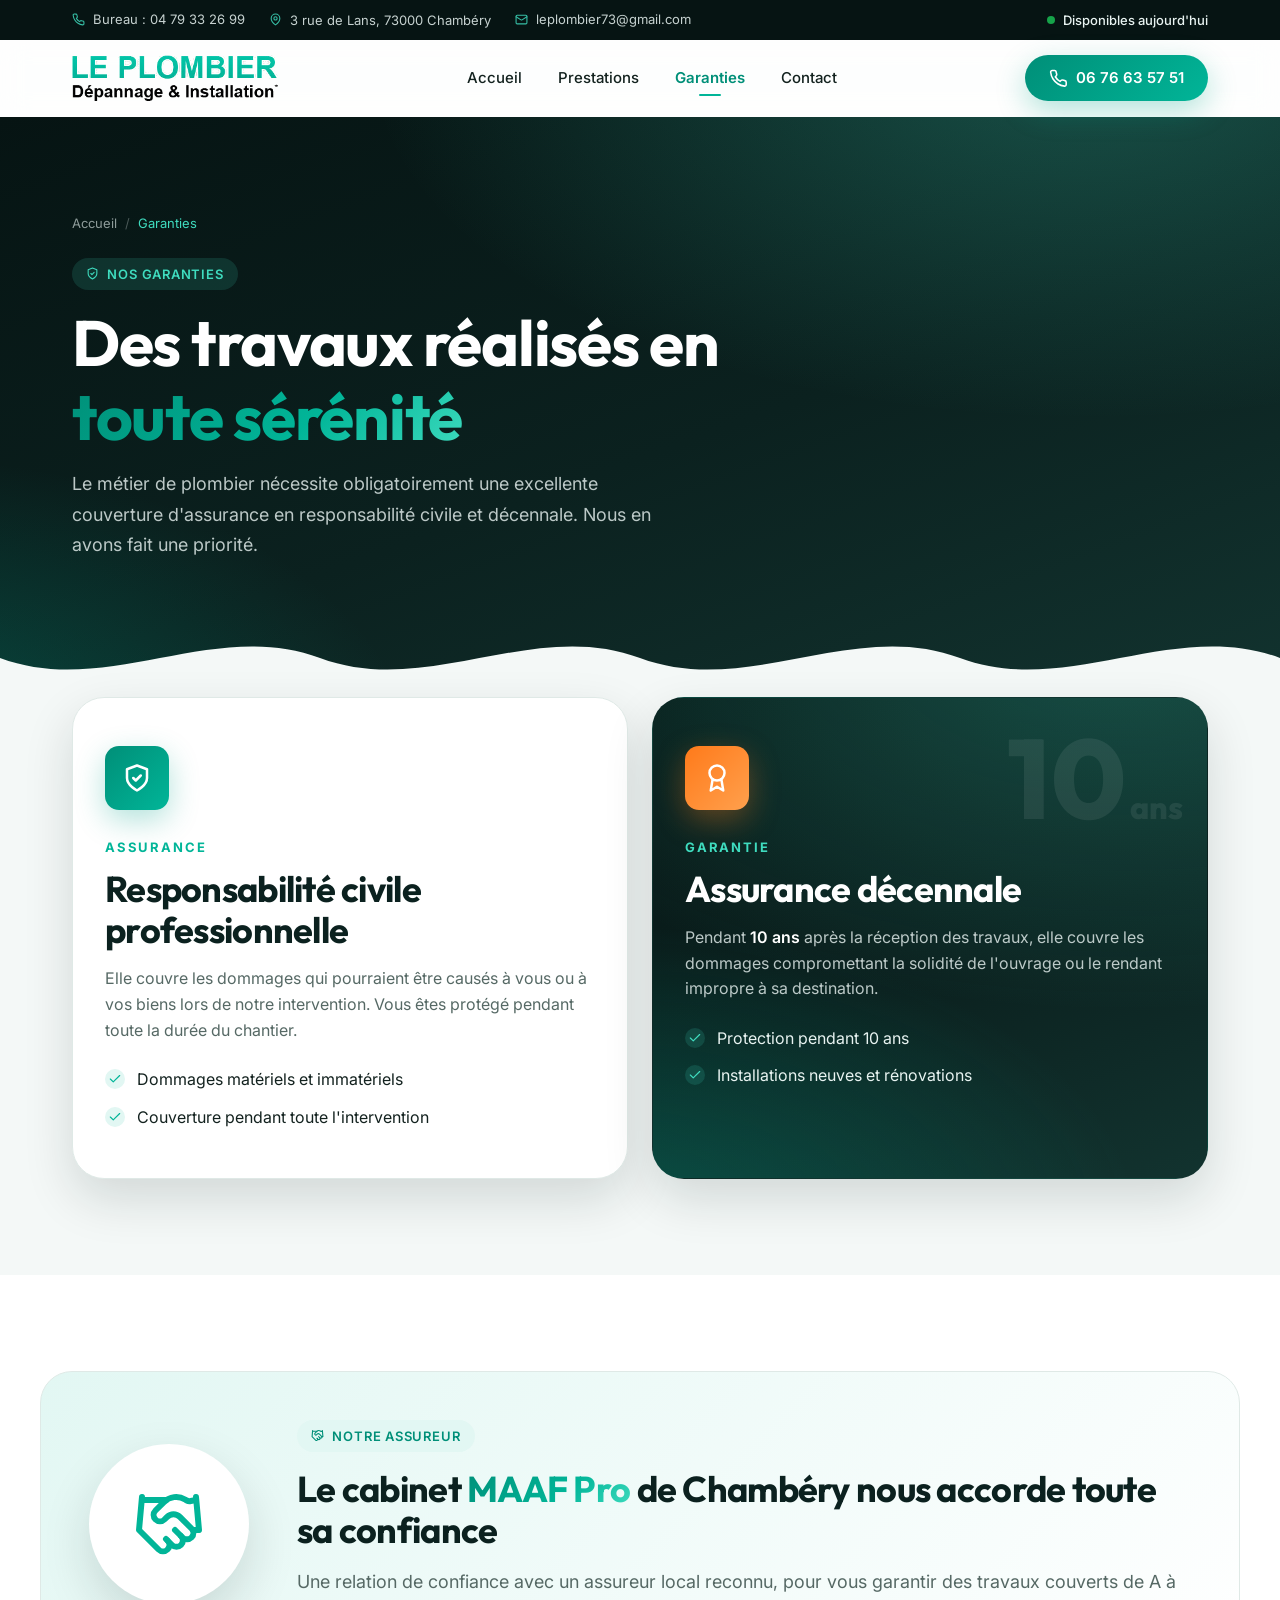
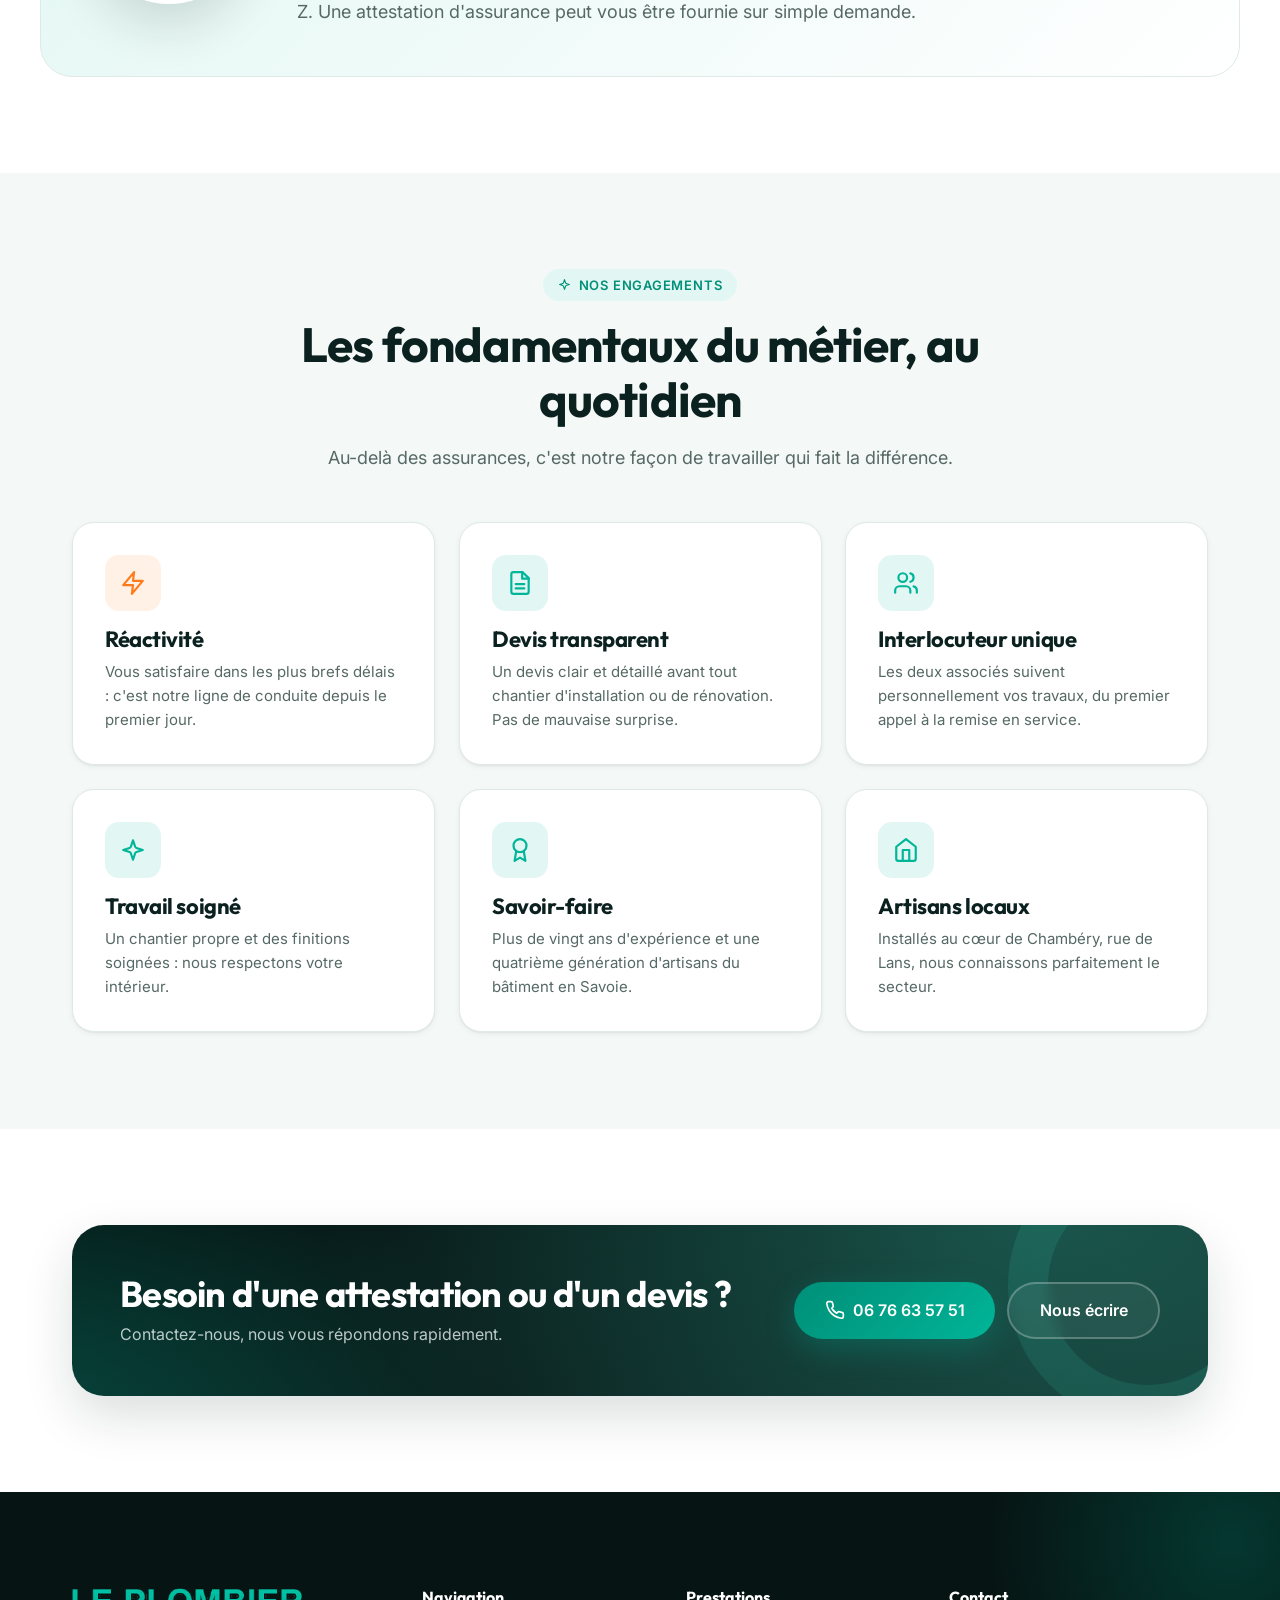
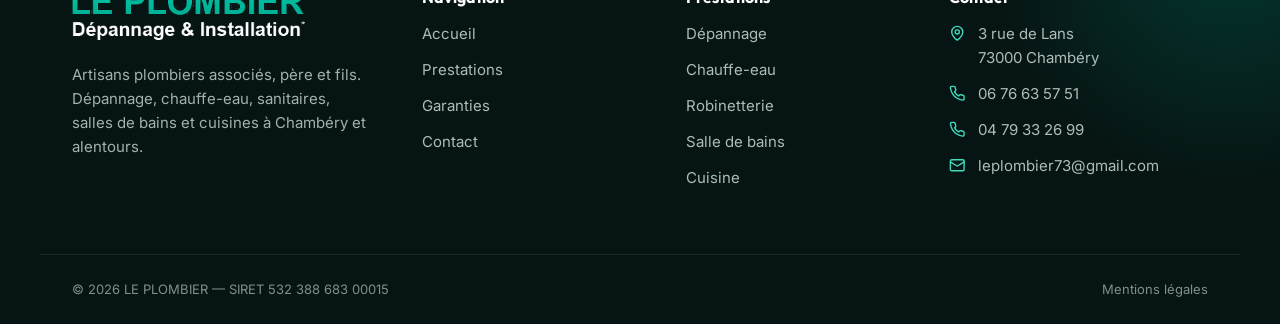
<file: garanties.html>
<!DOCTYPE html>
<html lang="fr">
<head>
  <meta charset="UTF-8">
  <meta name="viewport" content="width=device-width, initial-scale=1.0">
  <title>Garanties & assurances | Responsabilité civile et décennale — Le Plombier Chambéry</title>
  <meta name="description" content="LE PLOMBIER à Chambéry est assuré en responsabilité civile professionnelle et décennale auprès de MAAF Pro. Des travaux de plomberie réalisés en toute sérénité.">
  <link rel="canonical" href="https://www.leplombier73.fr/garanties.html">
  <meta name="theme-color" content="#0b211f">
  <link rel="icon" href="assets/img/favicon.svg" type="image/svg+xml">

  <link rel="preconnect" href="https://fonts.googleapis.com">
  <link rel="preconnect" href="https://fonts.gstatic.com" crossorigin>
  <link href="https://fonts.googleapis.com/css2?family=Inter:wght@400;500;600;700&family=Outfit:wght@500;600;700;800&display=swap" rel="stylesheet">

  <!-- CSS : base -->
  <link rel="stylesheet" href="assets/css/base/variables.css">
  <link rel="stylesheet" href="assets/css/base/reset.css">
  <link rel="stylesheet" href="assets/css/base/typography.css">
  <link rel="stylesheet" href="assets/css/base/utilities.css">
  <!-- CSS : layout -->
  <link rel="stylesheet" href="assets/css/layout/header.css">
  <link rel="stylesheet" href="assets/css/layout/footer.css">
  <!-- CSS : composants -->
  <link rel="stylesheet" href="assets/css/components/buttons.css">
  <link rel="stylesheet" href="assets/css/components/sections.css">
  <link rel="stylesheet" href="assets/css/components/cards.css">
  <link rel="stylesheet" href="assets/css/components/animations.css">
  <!-- CSS : page -->
  <link rel="stylesheet" href="assets/css/pages/garanties.css">

  <script>document.documentElement.classList.add("js");</script>
</head>

<body data-page="garanties">
  <a class="skip-link" href="#main">Aller au contenu</a>

  <!-- ============ TOP BAR ============ -->
  <div class="topbar">
    <div class="container topbar__inner">
      <ul class="topbar__list">
        <li><a class="topbar__item" href="tel:+33479332699"><span data-icon="phone" aria-hidden="true"></span>Bureau : 04 79 33 26 99</a></li>
        <li class="topbar__item topbar__item--hide-sm"><span data-icon="pin" aria-hidden="true"></span>3 rue de Lans, 73000 Chambéry</li>
        <li><a class="topbar__item topbar__item--hide-sm" href="mailto:leplombier73@gmail.com"><span data-icon="mail" aria-hidden="true"></span>leplombier73@gmail.com</a></li>
      </ul>
      <span class="topbar__status"><span class="topbar__dot" aria-hidden="true"></span><span data-status>Du lundi au vendredi</span></span>
    </div>
  </div>

  <!-- ============ HEADER ============ -->
  <header class="header">
    <div class="container header__inner">
      <a class="logo" href="index.html" aria-label="Le Plombier — accueil">
          <img class="logo__img" src="assets/img/logo-le-plombier.png" alt="LE PLOMBIER — Dépannage &amp; Installation" width="340" height="76">
      </a>

      <nav class="nav" id="nav" aria-label="Navigation principale">
        <ul class="nav__list">
          <li><a class="nav__link" href="index.html">Accueil</a></li>
          <li><a class="nav__link" href="prestations.html">Prestations</a></li>
          <li><a class="nav__link" href="garanties.html" aria-current="page">Garanties</a></li>
          <li><a class="nav__link" href="contact.html">Contact</a></li>
        </ul>
        <div class="nav__mobile-cta">
          <a class="btn btn--primary btn--lg btn--block" href="tel:+33676635751"><span data-icon="phone" aria-hidden="true"></span>06 76 63 57 51</a>
          <a class="btn btn--outline btn--lg btn--block" href="contact.html">Demander un devis</a>
        </div>
      </nav>

      <div class="header__actions">
        <a class="btn btn--primary" href="tel:+33676635751"><span data-icon="phone" aria-hidden="true"></span><span class="header__cta-text">06 76 63 57 51</span></a>
        <button class="burger" type="button" aria-controls="nav" aria-expanded="false" aria-label="Ouvrir le menu">
          <span class="burger__bar"></span><span class="burger__bar"></span><span class="burger__bar"></span>
        </button>
      </div>
    </div>
  </header>

  <main id="main">

    <!-- ============ PAGE HERO ============ -->
    <section class="page-hero">
      <div class="bubbles" data-bubbles="12" aria-hidden="true"></div>
      <div class="container">
        <ol class="breadcrumb" data-reveal="up">
          <li><a href="index.html">Accueil</a></li>
          <li><span aria-current="page">Garanties</span></li>
        </ol>
        <span class="eyebrow" data-reveal="up"><span data-icon="shield" aria-hidden="true"></span>Nos garanties</span>
        <h1 data-reveal="up" style="--reveal-delay:.1s">Des travaux réalisés en <span class="text-gradient">toute sérénité</span></h1>
        <p class="lead" data-reveal="up" style="--reveal-delay:.2s">
          Le métier de plombier nécessite obligatoirement une excellente couverture d'assurance
          en responsabilité civile et décennale. Nous en avons fait une priorité.
        </p>
      </div>
      <div class="wave" aria-hidden="true">
        <svg viewBox="0 0 2880 80" preserveAspectRatio="none"><path fill="currentColor" d="M0 40 C 240 80 480 0 720 40 C 960 80 1200 0 1440 40 C 1680 80 1920 0 2160 40 C 2400 80 2640 0 2880 40 V80 H0 Z"/></svg>
      </div>
    </section>

    <!-- ============ ASSURANCES ============ -->
    <section class="section">
      <div class="container">
        <div class="insurance grid grid--2" data-reveal-stagger="0.15">
          <article class="insurance-card" data-reveal="up">
            <span class="insurance-card__icon"><span data-icon="shield" aria-hidden="true"></span></span>
            <span class="insurance-card__label">Assurance</span>
            <h2>Responsabilité civile professionnelle</h2>
            <p>Elle couvre les dommages qui pourraient être causés à vous ou à vos biens lors de notre intervention. Vous êtes protégé pendant toute la durée du chantier.</p>
            <ul class="check-list">
              <li><span data-icon="check" aria-hidden="true"></span>Dommages matériels et immatériels</li>
              <li><span data-icon="check" aria-hidden="true"></span>Couverture pendant toute l'intervention</li>
            </ul>
          </article>

          <article class="insurance-card insurance-card--featured" data-reveal="up">
            <span class="insurance-card__icon"><span data-icon="award" aria-hidden="true"></span></span>
            <span class="insurance-card__label">Garantie</span>
            <h2>Assurance décennale</h2>
            <p>Pendant <strong>10 ans</strong> après la réception des travaux, elle couvre les dommages compromettant la solidité de l'ouvrage ou le rendant impropre à sa destination.</p>
            <ul class="check-list">
              <li><span data-icon="check" aria-hidden="true"></span>Protection pendant 10 ans</li>
              <li><span data-icon="check" aria-hidden="true"></span>Installations neuves et rénovations</li>
            </ul>
            <div class="insurance-card__years" aria-hidden="true"><span data-count="10">10</span><small>ans</small></div>
          </article>
        </div>
      </div>
    </section>

    <!-- ============ PARTENAIRE MAAF ============ -->
    <section class="section section--white">
      <div class="container partner" data-reveal="zoom">
        <div class="partner__logo" aria-hidden="true">
          <span data-icon="handshake"></span>
        </div>
        <div class="partner__content">
          <span class="eyebrow"><span data-icon="handshake" aria-hidden="true"></span>Notre assureur</span>
          <h2>Le cabinet <span class="text-gradient">MAAF Pro</span> de Chambéry nous accorde toute sa confiance</h2>
          <p class="lead">Une relation de confiance avec un assureur local reconnu, pour vous garantir des travaux couverts de A à Z. Une attestation d'assurance peut vous être fournie sur simple demande.</p>
        </div>
      </div>
    </section>

    <!-- ============ ENGAGEMENTS ============ -->
    <section class="section">
      <div class="container">
        <div class="section-head section-head--center" data-reveal="up">
          <span class="eyebrow"><span data-icon="sparkles" aria-hidden="true"></span>Nos engagements</span>
          <h2>Les fondamentaux du métier, au quotidien</h2>
          <p class="lead">Au-delà des assurances, c'est notre façon de travailler qui fait la différence.</p>
        </div>

        <div class="grid grid--3" data-reveal-stagger="0.08">
          <div class="card" data-reveal="up">
            <span class="icon-box icon-box--accent"><span data-icon="zap" aria-hidden="true"></span></span>
            <h3>Réactivité</h3>
            <p>Vous satisfaire dans les plus brefs délais : c'est notre ligne de conduite depuis le premier jour.</p>
          </div>
          <div class="card" data-reveal="up">
            <span class="icon-box"><span data-icon="file" aria-hidden="true"></span></span>
            <h3>Devis transparent</h3>
            <p>Un devis clair et détaillé avant tout chantier d'installation ou de rénovation. Pas de mauvaise surprise.</p>
          </div>
          <div class="card" data-reveal="up">
            <span class="icon-box"><span data-icon="users" aria-hidden="true"></span></span>
            <h3>Interlocuteur unique</h3>
            <p>Les deux associés suivent personnellement vos travaux, du premier appel à la remise en service.</p>
          </div>
          <div class="card" data-reveal="up">
            <span class="icon-box"><span data-icon="sparkles" aria-hidden="true"></span></span>
            <h3>Travail soigné</h3>
            <p>Un chantier propre et des finitions soignées : nous respectons votre intérieur.</p>
          </div>
          <div class="card" data-reveal="up">
            <span class="icon-box"><span data-icon="award" aria-hidden="true"></span></span>
            <h3>Savoir-faire</h3>
            <p>Plus de vingt ans d'expérience et une quatrième génération d'artisans du bâtiment en Savoie.</p>
          </div>
          <div class="card" data-reveal="up">
            <span class="icon-box"><span data-icon="home" aria-hidden="true"></span></span>
            <h3>Artisans locaux</h3>
            <p>Installés au cœur de Chambéry, rue de Lans, nous connaissons parfaitement le secteur.</p>
          </div>
        </div>
      </div>
    </section>

    <!-- ============ CTA ============ -->
    <section class="section section--white">
      <div class="container">
        <div class="cta-band" data-reveal="zoom">
          <div>
            <h2>Besoin d'une attestation ou d'un devis ?</h2>
            <p>Contactez-nous, nous vous répondons rapidement.</p>
          </div>
          <div class="cta-band__actions">
            <a class="btn btn--primary btn--lg" href="tel:+33676635751"><span data-icon="phone" aria-hidden="true"></span>06 76 63 57 51</a>
            <a class="btn btn--ghost-light btn--lg" href="contact.html">Nous écrire</a>
          </div>
        </div>
      </div>
    </section>
  </main>

  <!-- ============ FOOTER ============ -->
  <footer class="footer">
    <div class="container footer__grid">
      <div>
        <a class="logo" href="index.html" aria-label="Le Plombier — accueil">
          <img class="logo__img" src="assets/img/logo-le-plombier-light.png" alt="LE PLOMBIER — Dépannage &amp; Installation" width="340" height="76">
        </a>
        <p class="footer__about">Artisans plombiers associés, père et fils. Dépannage, chauffe-eau, sanitaires, salles de bains et cuisines à Chambéry et alentours.</p>
      </div>

      <div>
        <h2 class="footer__title">Navigation</h2>
        <ul class="footer__links">
          <li><a href="index.html">Accueil</a></li>
          <li><a href="prestations.html">Prestations</a></li>
          <li><a href="garanties.html">Garanties</a></li>
          <li><a href="contact.html">Contact</a></li>
        </ul>
      </div>

      <div>
        <h2 class="footer__title">Prestations</h2>
        <ul class="footer__links">
          <li><a href="prestations.html#depannage">Dépannage</a></li>
          <li><a href="prestations.html#chauffe-eau">Chauffe-eau</a></li>
          <li><a href="prestations.html#robinetterie">Robinetterie</a></li>
          <li><a href="prestations.html#salle-de-bains">Salle de bains</a></li>
          <li><a href="prestations.html#cuisine">Cuisine</a></li>
        </ul>
      </div>

      <div>
        <h2 class="footer__title">Contact</h2>
        <ul class="footer__links footer__contact">
          <li><span data-icon="pin" aria-hidden="true"></span><span>3 rue de Lans<br>73000 Chambéry</span></li>
          <li><span data-icon="phone" aria-hidden="true"></span><a href="tel:+33676635751">06 76 63 57 51</a></li>
          <li><span data-icon="phone" aria-hidden="true"></span><a href="tel:+33479332699">04 79 33 26 99</a></li>
          <li><span data-icon="mail" aria-hidden="true"></span><a href="mailto:leplombier73@gmail.com">leplombier73@gmail.com</a></li>
        </ul>
      </div>
    </div>

    <div class="container footer__bottom">
      <span>© <span data-year>2026</span> LE PLOMBIER — SIRET 532 388 683 00015</span>
      <a href="mentions-legales.html">Mentions légales</a>
    </div>
  </footer>

  <a class="call-fab" href="tel:+33676635751"><span data-icon="phone" aria-hidden="true"></span>Appeler le 06 76 63 57 51</a>
  <button class="back-to-top" type="button" aria-label="Retour en haut"><span data-icon="arrow-up" aria-hidden="true"></span></button>

  <!-- JS : core -->
  <script src="assets/js/core/utils.js" defer></script>
  <script src="assets/js/core/icons.js" defer></script>
  <!-- JS : composants -->
  <script src="assets/js/components/header.js" defer></script>
  <script src="assets/js/components/reveal.js" defer></script>
  <script src="assets/js/components/counter.js" defer></script>
  <script src="assets/js/components/scroll-ui.js" defer></script>
  <script src="assets/js/components/bubbles.js" defer></script>
  <!-- JS : page -->
  <script src="assets/js/main.js" defer></script>
</body>
</html>
</file>
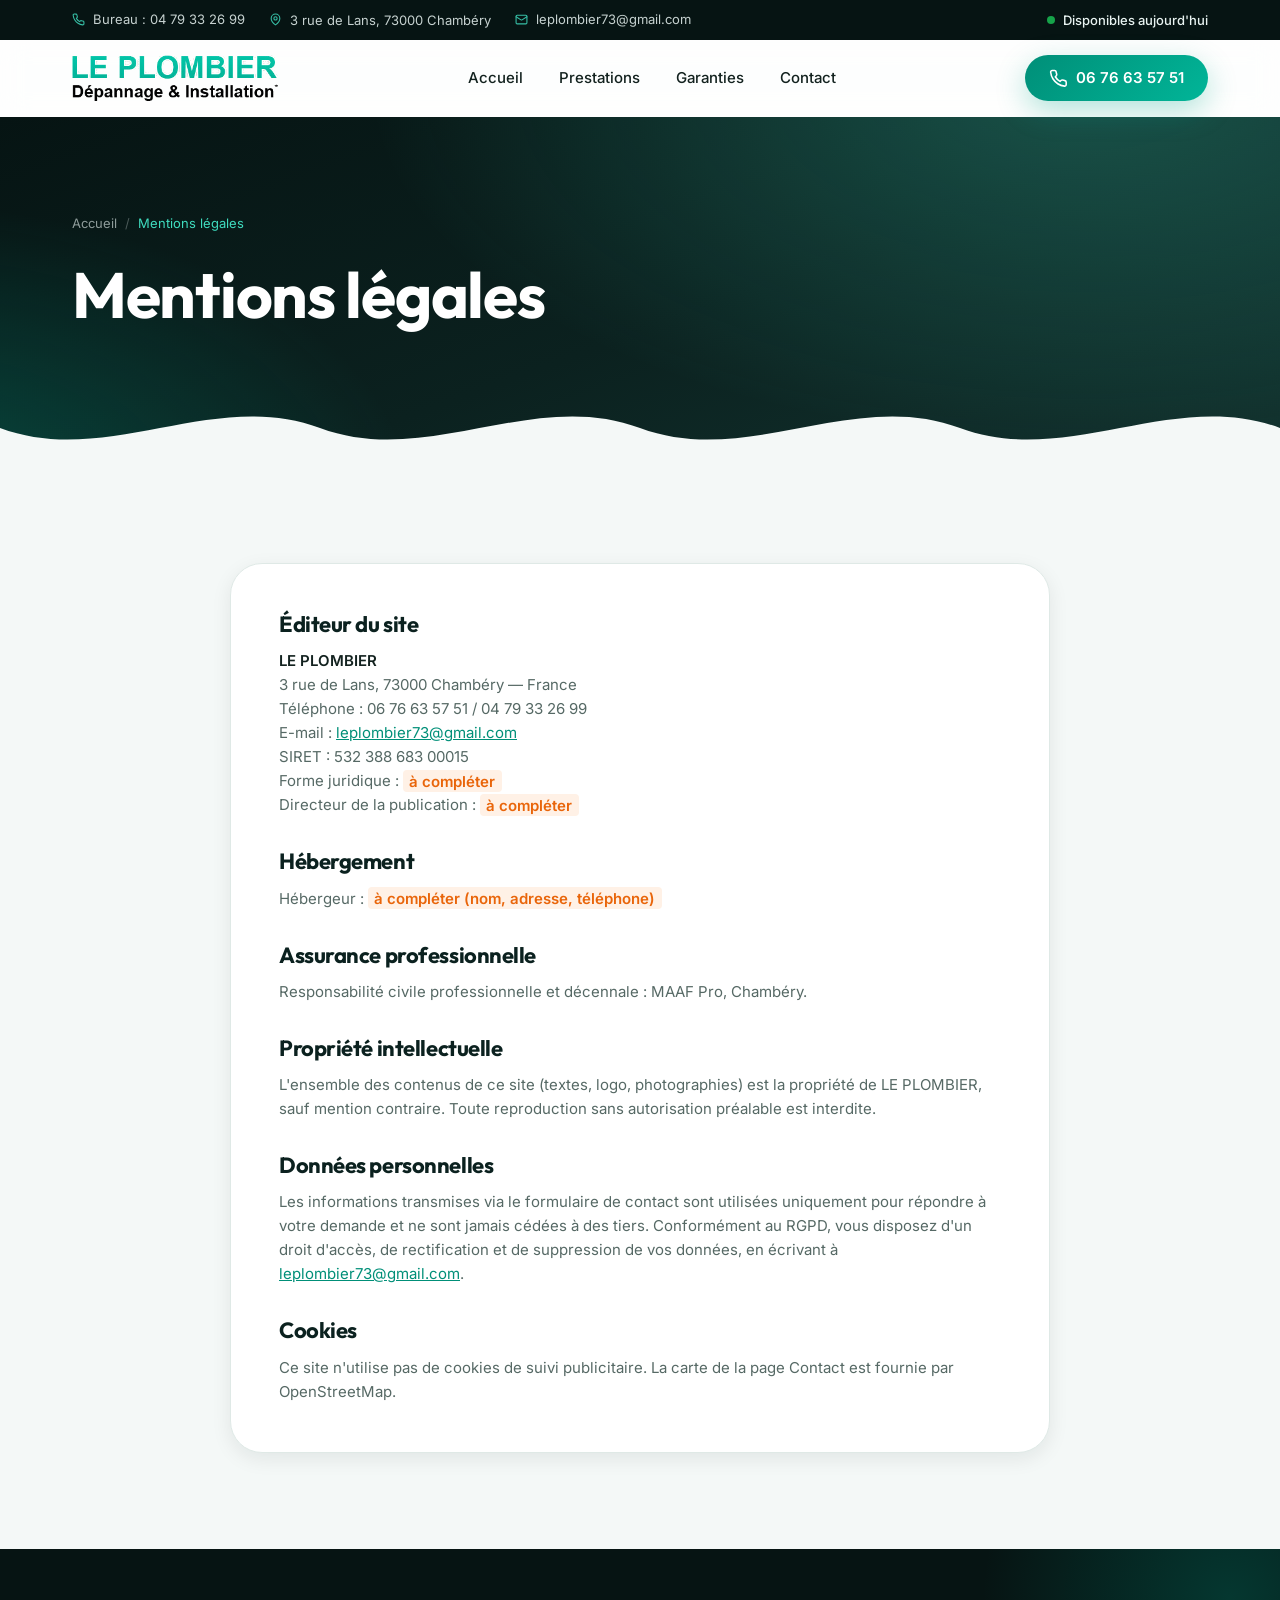
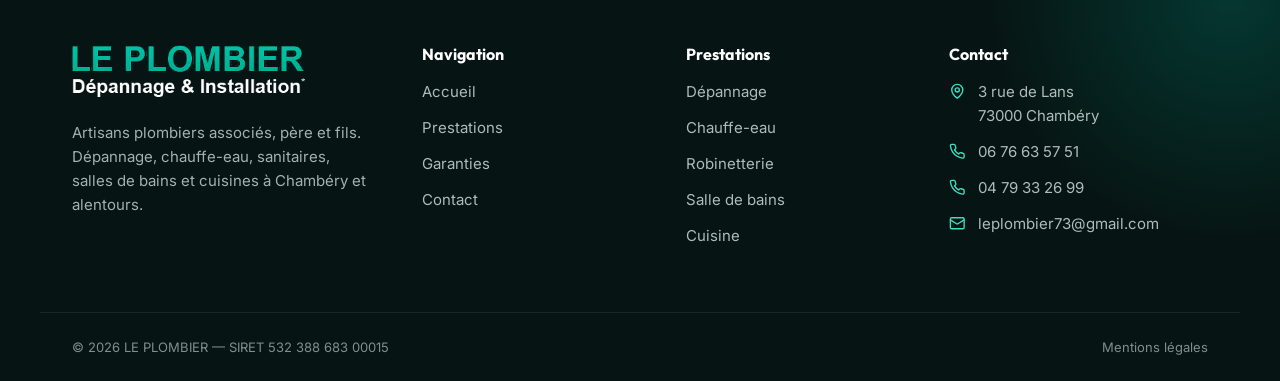
<file: mentions-legales.html>
<!DOCTYPE html>
<html lang="fr">
<head>
  <meta charset="UTF-8">
  <meta name="viewport" content="width=device-width, initial-scale=1.0">
  <title>Mentions légales — Le Plombier Chambéry</title>
  <meta name="description" content="Mentions légales du site LE PLOMBIER, plombier à Chambéry.">
  <meta name="robots" content="noindex, follow">
  <link rel="canonical" href="https://www.leplombier73.fr/mentions-legales.html">
  <meta name="theme-color" content="#0b211f">
  <link rel="icon" href="assets/img/favicon.svg" type="image/svg+xml">

  <link rel="preconnect" href="https://fonts.googleapis.com">
  <link rel="preconnect" href="https://fonts.gstatic.com" crossorigin>
  <link href="https://fonts.googleapis.com/css2?family=Inter:wght@400;500;600;700&family=Outfit:wght@500;600;700;800&display=swap" rel="stylesheet">

  <!-- CSS : base -->
  <link rel="stylesheet" href="assets/css/base/variables.css">
  <link rel="stylesheet" href="assets/css/base/reset.css">
  <link rel="stylesheet" href="assets/css/base/typography.css">
  <link rel="stylesheet" href="assets/css/base/utilities.css">
  <!-- CSS : layout -->
  <link rel="stylesheet" href="assets/css/layout/header.css">
  <link rel="stylesheet" href="assets/css/layout/footer.css">
  <!-- CSS : composants -->
  <link rel="stylesheet" href="assets/css/components/buttons.css">
  <link rel="stylesheet" href="assets/css/components/sections.css">
  <link rel="stylesheet" href="assets/css/components/animations.css">
  <!-- CSS : page -->
  <link rel="stylesheet" href="assets/css/pages/legal.css">

  <script>document.documentElement.classList.add("js");</script>
</head>

<body data-page="legal">
  <a class="skip-link" href="#main">Aller au contenu</a>

  <!-- ============ TOP BAR ============ -->
  <div class="topbar">
    <div class="container topbar__inner">
      <ul class="topbar__list">
        <li><a class="topbar__item" href="tel:+33479332699"><span data-icon="phone" aria-hidden="true"></span>Bureau : 04 79 33 26 99</a></li>
        <li class="topbar__item topbar__item--hide-sm"><span data-icon="pin" aria-hidden="true"></span>3 rue de Lans, 73000 Chambéry</li>
        <li><a class="topbar__item topbar__item--hide-sm" href="mailto:leplombier73@gmail.com"><span data-icon="mail" aria-hidden="true"></span>leplombier73@gmail.com</a></li>
      </ul>
      <span class="topbar__status"><span class="topbar__dot" aria-hidden="true"></span><span data-status>Du lundi au vendredi</span></span>
    </div>
  </div>

  <!-- ============ HEADER ============ -->
  <header class="header">
    <div class="container header__inner">
      <a class="logo" href="index.html" aria-label="Le Plombier — accueil">
          <img class="logo__img" src="assets/img/logo-le-plombier.png" alt="LE PLOMBIER — Dépannage &amp; Installation" width="340" height="76">
      </a>

      <nav class="nav" id="nav" aria-label="Navigation principale">
        <ul class="nav__list">
          <li><a class="nav__link" href="index.html">Accueil</a></li>
          <li><a class="nav__link" href="prestations.html">Prestations</a></li>
          <li><a class="nav__link" href="garanties.html">Garanties</a></li>
          <li><a class="nav__link" href="contact.html">Contact</a></li>
        </ul>
        <div class="nav__mobile-cta">
          <a class="btn btn--primary btn--lg btn--block" href="tel:+33676635751"><span data-icon="phone" aria-hidden="true"></span>06 76 63 57 51</a>
          <a class="btn btn--outline btn--lg btn--block" href="contact.html">Demander un devis</a>
        </div>
      </nav>

      <div class="header__actions">
        <a class="btn btn--primary" href="tel:+33676635751"><span data-icon="phone" aria-hidden="true"></span><span class="header__cta-text">06 76 63 57 51</span></a>
        <button class="burger" type="button" aria-controls="nav" aria-expanded="false" aria-label="Ouvrir le menu">
          <span class="burger__bar"></span><span class="burger__bar"></span><span class="burger__bar"></span>
        </button>
      </div>
    </div>
  </header>

  <main id="main">

    <!-- ============ PAGE HERO ============ -->
    <section class="page-hero">
      <div class="container">
        <ol class="breadcrumb" data-reveal="up">
          <li><a href="index.html">Accueil</a></li>
          <li><span aria-current="page">Mentions légales</span></li>
        </ol>
        <h1 data-reveal="up">Mentions légales</h1>
      </div>
      <div class="wave" aria-hidden="true">
        <svg viewBox="0 0 2880 80" preserveAspectRatio="none"><path fill="currentColor" d="M0 40 C 240 80 480 0 720 40 C 960 80 1200 0 1440 40 C 1680 80 1920 0 2160 40 C 2400 80 2640 0 2880 40 V80 H0 Z"/></svg>
      </div>
    </section>

    <section class="section">
      <div class="container">
        <article class="legal" data-reveal="up">
          <h2>Éditeur du site</h2>
          <p>
            <strong>LE PLOMBIER</strong><br>
            3 rue de Lans, 73000 Chambéry — France<br>
            Téléphone : 06 76 63 57 51 / 04 79 33 26 99<br>
            E-mail : <a href="mailto:leplombier73@gmail.com">leplombier73@gmail.com</a><br>
            SIRET : 532 388 683 00015<br>
            Forme juridique : <span class="legal__todo">à compléter</span><br>
            Directeur de la publication : <span class="legal__todo">à compléter</span>
          </p>

          <h2>Hébergement</h2>
          <p>Hébergeur : <span class="legal__todo">à compléter (nom, adresse, téléphone)</span></p>

          <h2>Assurance professionnelle</h2>
          <p>Responsabilité civile professionnelle et décennale : MAAF Pro, Chambéry.</p>

          <h2>Propriété intellectuelle</h2>
          <p>L'ensemble des contenus de ce site (textes, logo, photographies) est la propriété de LE PLOMBIER, sauf mention contraire. Toute reproduction sans autorisation préalable est interdite.</p>

          <h2>Données personnelles</h2>
          <p>Les informations transmises via le formulaire de contact sont utilisées uniquement pour répondre à votre demande et ne sont jamais cédées à des tiers. Conformément au RGPD, vous disposez d'un droit d'accès, de rectification et de suppression de vos données, en écrivant à <a href="mailto:leplombier73@gmail.com">leplombier73@gmail.com</a>.</p>

          <h2>Cookies</h2>
          <p>Ce site n'utilise pas de cookies de suivi publicitaire. La carte de la page Contact est fournie par OpenStreetMap.</p>
        </article>
      </div>
    </section>
  </main>

  <!-- ============ FOOTER ============ -->
  <footer class="footer">
    <div class="container footer__grid">
      <div>
        <a class="logo" href="index.html" aria-label="Le Plombier — accueil">
          <img class="logo__img" src="assets/img/logo-le-plombier-light.png" alt="LE PLOMBIER — Dépannage &amp; Installation" width="340" height="76">
        </a>
        <p class="footer__about">Artisans plombiers associés, père et fils. Dépannage, chauffe-eau, sanitaires, salles de bains et cuisines à Chambéry et alentours.</p>
      </div>

      <div>
        <h2 class="footer__title">Navigation</h2>
        <ul class="footer__links">
          <li><a href="index.html">Accueil</a></li>
          <li><a href="prestations.html">Prestations</a></li>
          <li><a href="garanties.html">Garanties</a></li>
          <li><a href="contact.html">Contact</a></li>
        </ul>
      </div>

      <div>
        <h2 class="footer__title">Prestations</h2>
        <ul class="footer__links">
          <li><a href="prestations.html#depannage">Dépannage</a></li>
          <li><a href="prestations.html#chauffe-eau">Chauffe-eau</a></li>
          <li><a href="prestations.html#robinetterie">Robinetterie</a></li>
          <li><a href="prestations.html#salle-de-bains">Salle de bains</a></li>
          <li><a href="prestations.html#cuisine">Cuisine</a></li>
        </ul>
      </div>

      <div>
        <h2 class="footer__title">Contact</h2>
        <ul class="footer__links footer__contact">
          <li><span data-icon="pin" aria-hidden="true"></span><span>3 rue de Lans<br>73000 Chambéry</span></li>
          <li><span data-icon="phone" aria-hidden="true"></span><a href="tel:+33676635751">06 76 63 57 51</a></li>
          <li><span data-icon="phone" aria-hidden="true"></span><a href="tel:+33479332699">04 79 33 26 99</a></li>
          <li><span data-icon="mail" aria-hidden="true"></span><a href="mailto:leplombier73@gmail.com">leplombier73@gmail.com</a></li>
        </ul>
      </div>
    </div>

    <div class="container footer__bottom">
      <span>© <span data-year>2026</span> LE PLOMBIER — SIRET 532 388 683 00015</span>
      <a href="mentions-legales.html">Mentions légales</a>
    </div>
  </footer>

  <a class="call-fab" href="tel:+33676635751"><span data-icon="phone" aria-hidden="true"></span>Appeler le 06 76 63 57 51</a>
  <button class="back-to-top" type="button" aria-label="Retour en haut"><span data-icon="arrow-up" aria-hidden="true"></span></button>

  <!-- JS : core -->
  <script src="assets/js/core/utils.js" defer></script>
  <script src="assets/js/core/icons.js" defer></script>
  <!-- JS : composants -->
  <script src="assets/js/components/header.js" defer></script>
  <script src="assets/js/components/reveal.js" defer></script>
  <script src="assets/js/components/scroll-ui.js" defer></script>
  <!-- JS : page -->
  <script src="assets/js/main.js" defer></script>
</body>
</html>
</file>
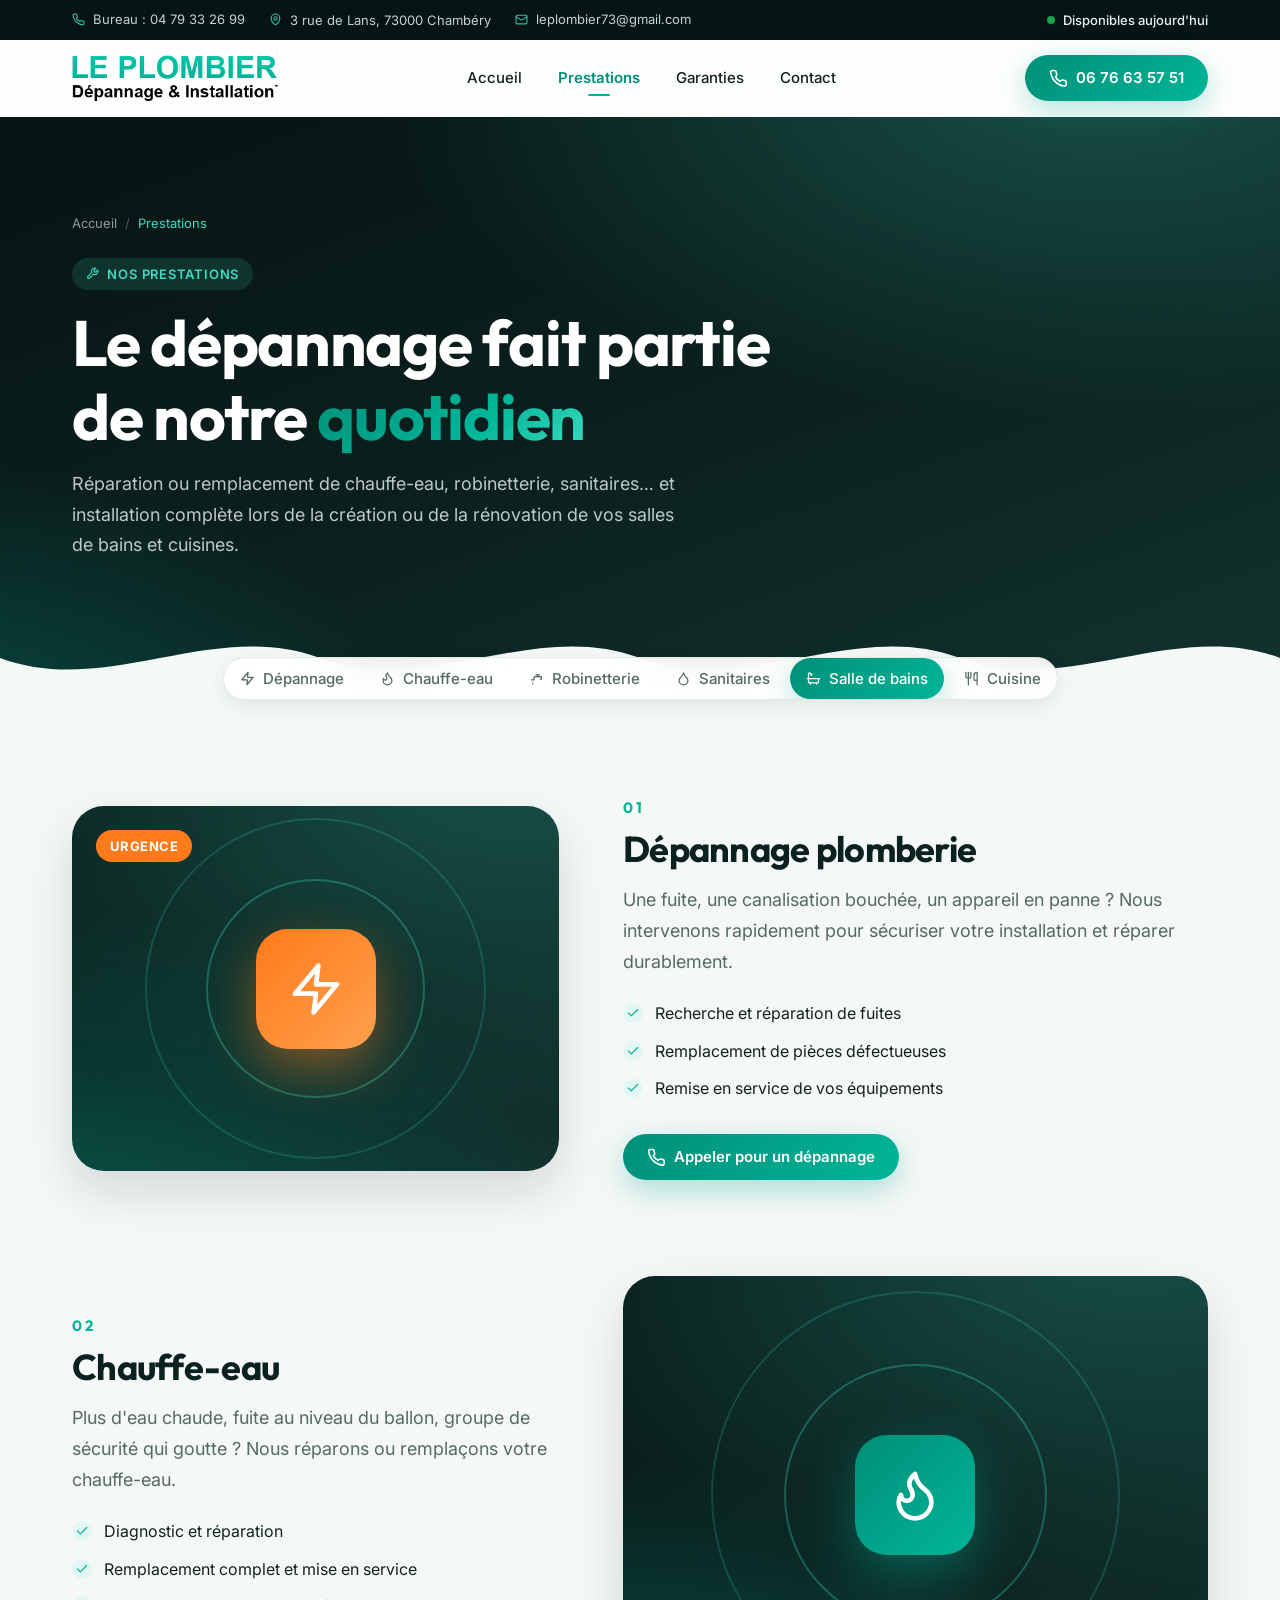
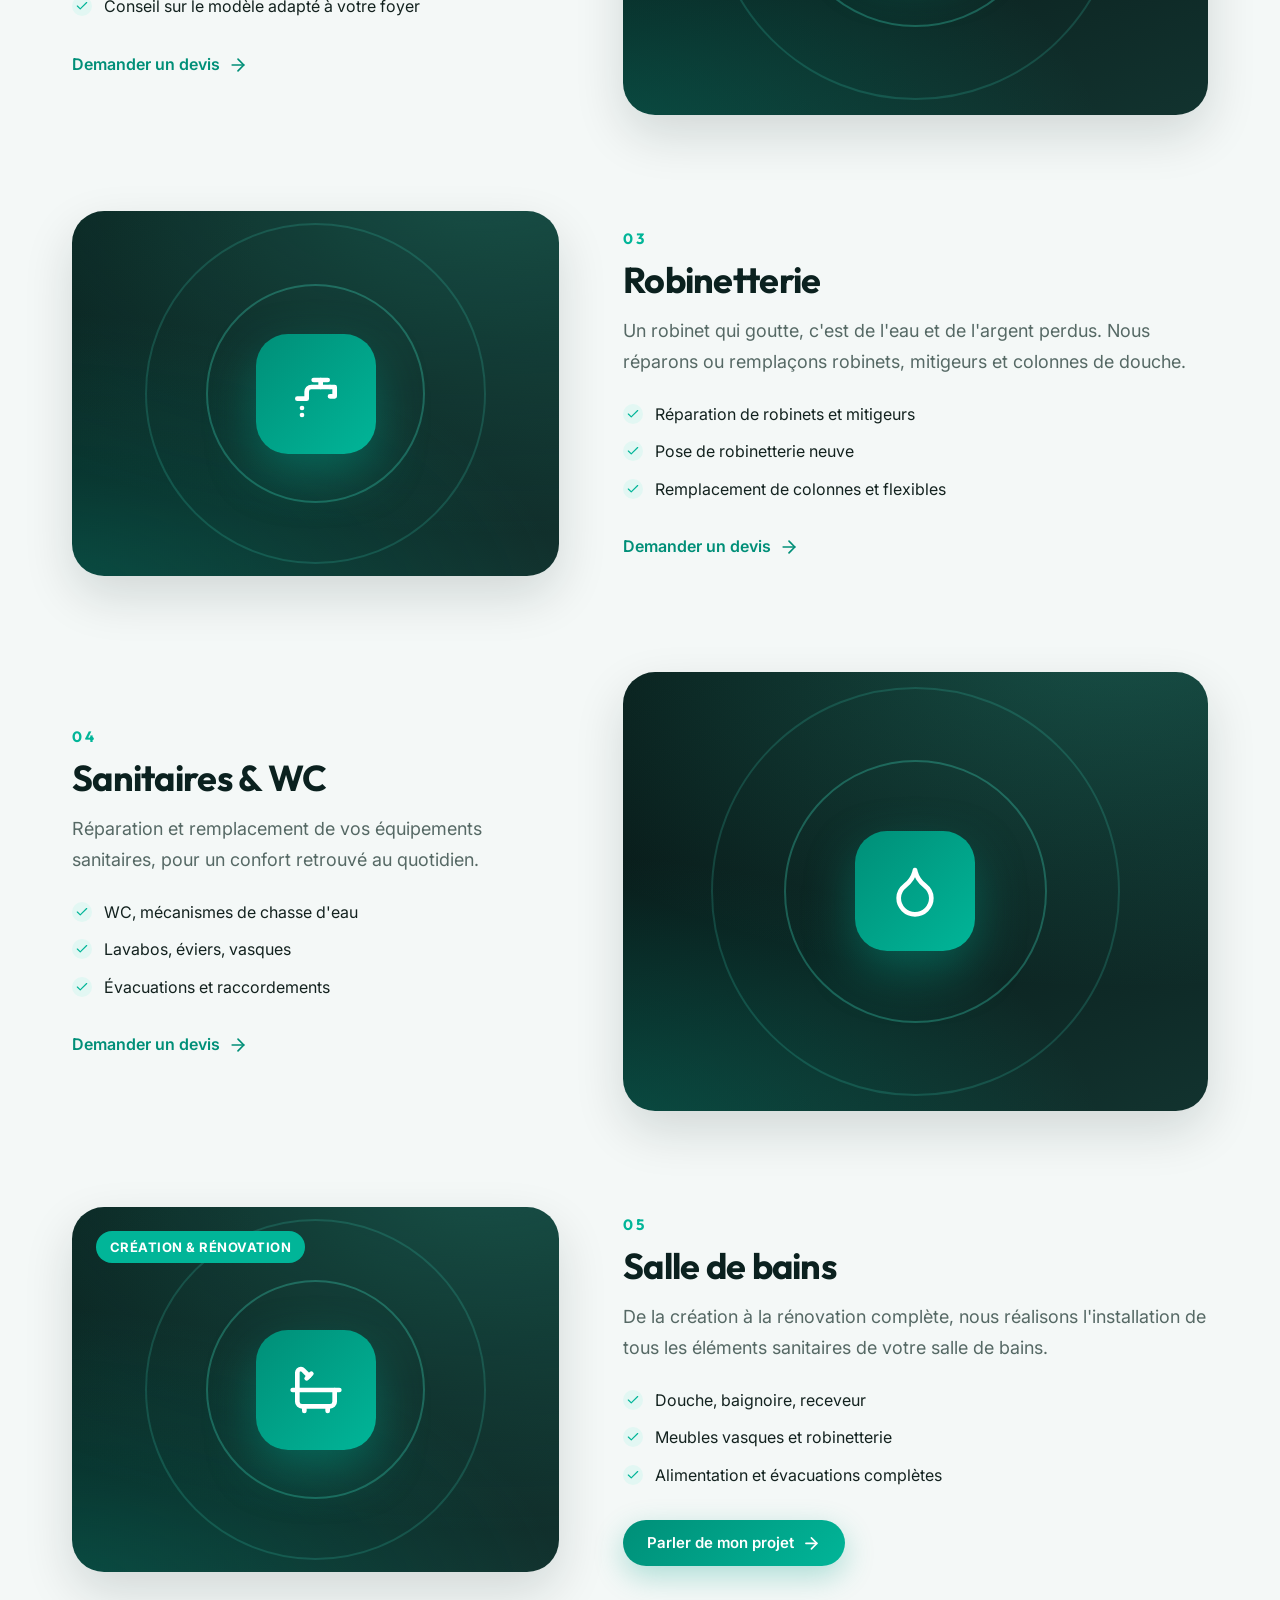
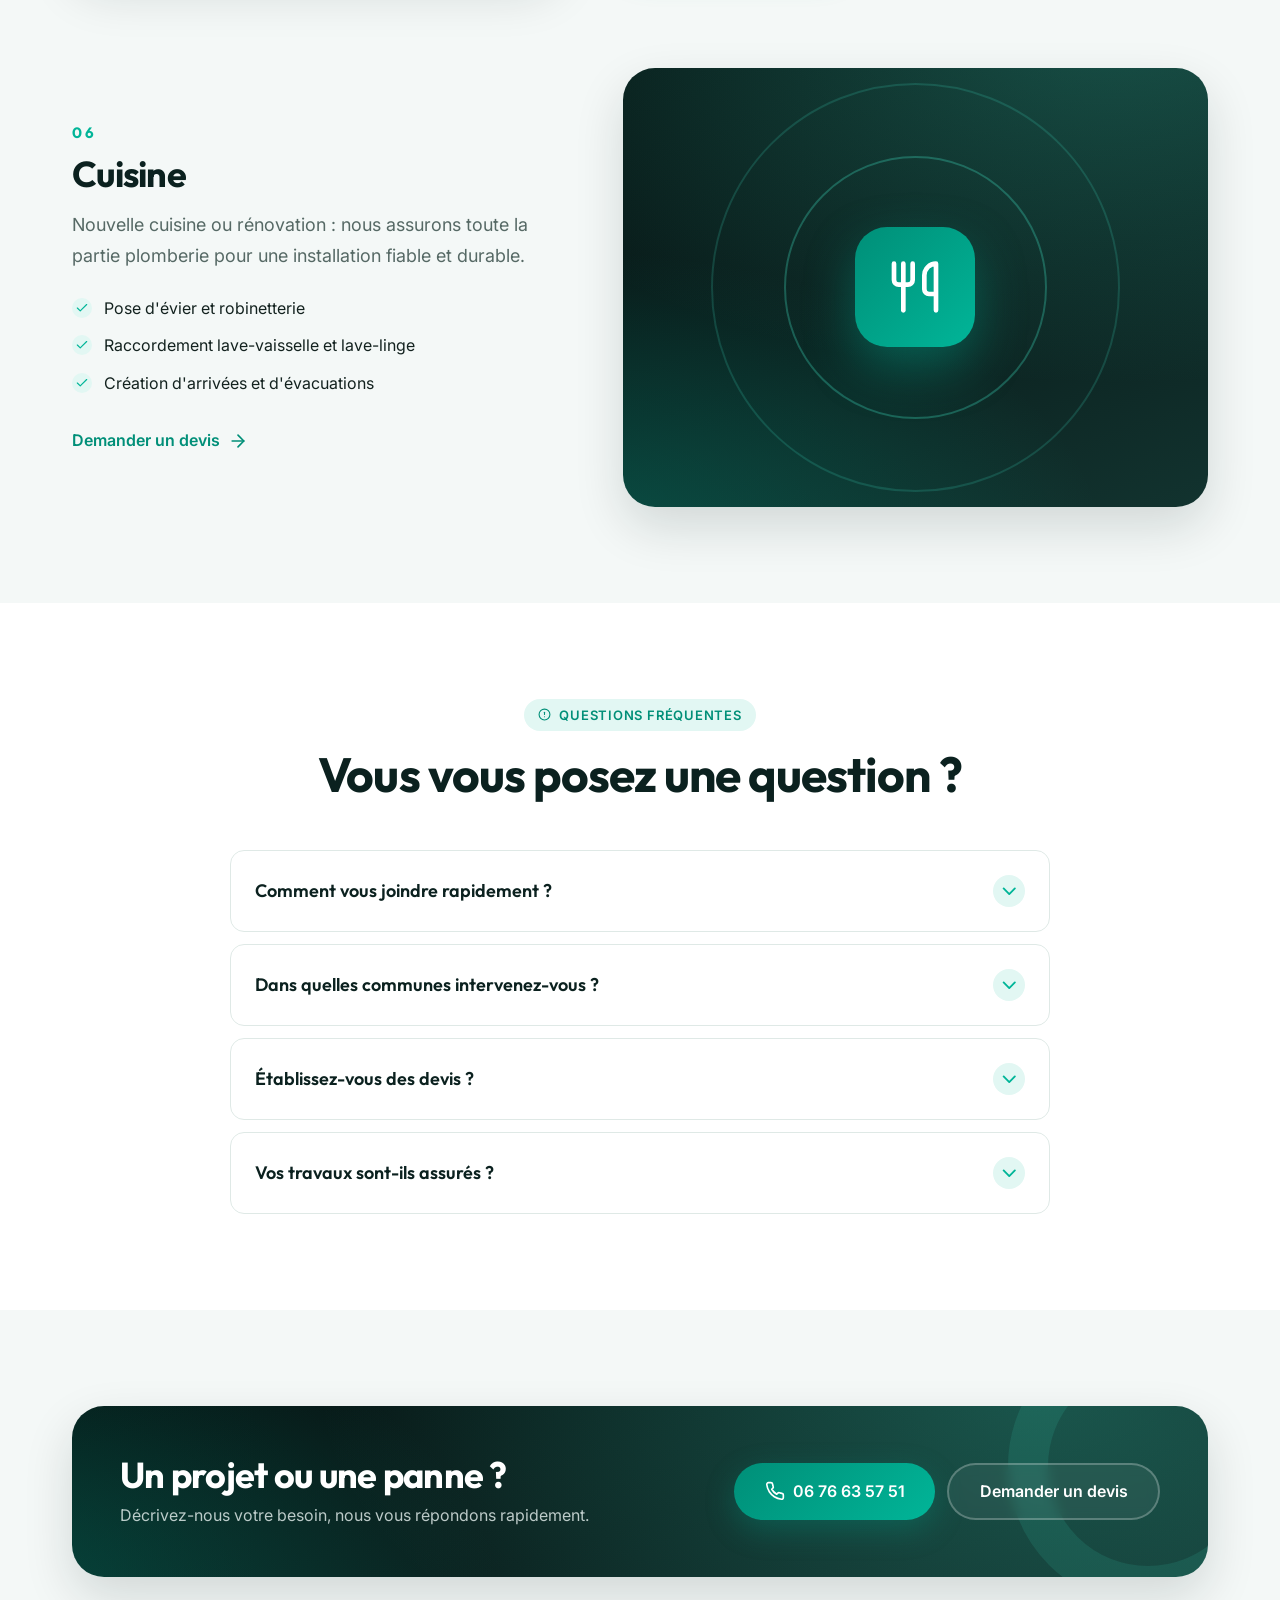
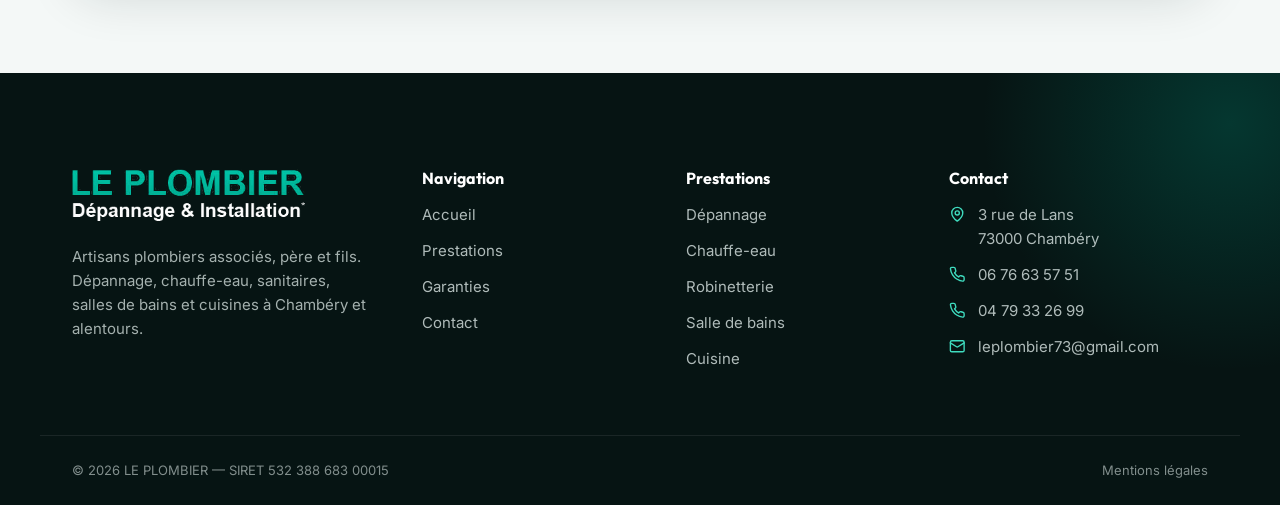
<file: prestations.html>
<!DOCTYPE html>
<html lang="fr">
<head>
  <meta charset="UTF-8">
  <meta name="viewport" content="width=device-width, initial-scale=1.0">
  <title>Prestations plomberie à Chambéry | Dépannage, chauffe-eau, salle de bains — Le Plombier</title>
  <meta name="description" content="Dépannage plomberie, réparation et remplacement de chauffe-eau, robinetterie, sanitaires, création et rénovation de salles de bains et cuisines à Chambéry.">
  <link rel="canonical" href="https://www.leplombier73.fr/prestations.html">
  <meta name="theme-color" content="#0b211f">
  <link rel="icon" href="assets/img/favicon.svg" type="image/svg+xml">

  <link rel="preconnect" href="https://fonts.googleapis.com">
  <link rel="preconnect" href="https://fonts.gstatic.com" crossorigin>
  <link href="https://fonts.googleapis.com/css2?family=Inter:wght@400;500;600;700&family=Outfit:wght@500;600;700;800&display=swap" rel="stylesheet">

  <!-- CSS : base -->
  <link rel="stylesheet" href="assets/css/base/variables.css">
  <link rel="stylesheet" href="assets/css/base/reset.css">
  <link rel="stylesheet" href="assets/css/base/typography.css">
  <link rel="stylesheet" href="assets/css/base/utilities.css">
  <!-- CSS : layout -->
  <link rel="stylesheet" href="assets/css/layout/header.css">
  <link rel="stylesheet" href="assets/css/layout/footer.css">
  <!-- CSS : composants -->
  <link rel="stylesheet" href="assets/css/components/buttons.css">
  <link rel="stylesheet" href="assets/css/components/sections.css">
  <link rel="stylesheet" href="assets/css/components/cards.css">
  <link rel="stylesheet" href="assets/css/components/accordion.css">
  <link rel="stylesheet" href="assets/css/components/animations.css">
  <!-- CSS : page -->
  <link rel="stylesheet" href="assets/css/pages/prestations.css">

  <script>document.documentElement.classList.add("js");</script>
</head>

<body data-page="prestations">
  <a class="skip-link" href="#main">Aller au contenu</a>

  <!-- ============ TOP BAR ============ -->
  <div class="topbar">
    <div class="container topbar__inner">
      <ul class="topbar__list">
        <li><a class="topbar__item" href="tel:+33479332699"><span data-icon="phone" aria-hidden="true"></span>Bureau : 04 79 33 26 99</a></li>
        <li class="topbar__item topbar__item--hide-sm"><span data-icon="pin" aria-hidden="true"></span>3 rue de Lans, 73000 Chambéry</li>
        <li><a class="topbar__item topbar__item--hide-sm" href="mailto:leplombier73@gmail.com"><span data-icon="mail" aria-hidden="true"></span>leplombier73@gmail.com</a></li>
      </ul>
      <span class="topbar__status"><span class="topbar__dot" aria-hidden="true"></span><span data-status>Du lundi au vendredi</span></span>
    </div>
  </div>

  <!-- ============ HEADER ============ -->
  <header class="header">
    <div class="container header__inner">
      <a class="logo" href="index.html" aria-label="Le Plombier — accueil">
          <img class="logo__img" src="assets/img/logo-le-plombier.png" alt="LE PLOMBIER — Dépannage &amp; Installation" width="340" height="76">
      </a>

      <nav class="nav" id="nav" aria-label="Navigation principale">
        <ul class="nav__list">
          <li><a class="nav__link" href="index.html">Accueil</a></li>
          <li><a class="nav__link" href="prestations.html" aria-current="page">Prestations</a></li>
          <li><a class="nav__link" href="garanties.html">Garanties</a></li>
          <li><a class="nav__link" href="contact.html">Contact</a></li>
        </ul>
        <div class="nav__mobile-cta">
          <a class="btn btn--primary btn--lg btn--block" href="tel:+33676635751"><span data-icon="phone" aria-hidden="true"></span>06 76 63 57 51</a>
          <a class="btn btn--outline btn--lg btn--block" href="contact.html">Demander un devis</a>
        </div>
      </nav>

      <div class="header__actions">
        <a class="btn btn--primary" href="tel:+33676635751"><span data-icon="phone" aria-hidden="true"></span><span class="header__cta-text">06 76 63 57 51</span></a>
        <button class="burger" type="button" aria-controls="nav" aria-expanded="false" aria-label="Ouvrir le menu">
          <span class="burger__bar"></span><span class="burger__bar"></span><span class="burger__bar"></span>
        </button>
      </div>
    </div>
  </header>

  <main id="main">

    <!-- ============ PAGE HERO ============ -->
    <section class="page-hero">
      <div class="bubbles" data-bubbles="12" aria-hidden="true"></div>
      <div class="container">
        <ol class="breadcrumb" data-reveal="up">
          <li><a href="index.html">Accueil</a></li>
          <li><span aria-current="page">Prestations</span></li>
        </ol>
        <span class="eyebrow" data-reveal="up"><span data-icon="wrench" aria-hidden="true"></span>Nos prestations</span>
        <h1 data-reveal="up" style="--reveal-delay:.1s">Le dépannage fait partie de notre <span class="text-gradient">quotidien</span></h1>
        <p class="lead" data-reveal="up" style="--reveal-delay:.2s">
          Réparation ou remplacement de chauffe-eau, robinetterie, sanitaires… et installation complète
          lors de la création ou de la rénovation de vos salles de bains et cuisines.
        </p>
      </div>
      <div class="wave" aria-hidden="true">
        <svg viewBox="0 0 2880 80" preserveAspectRatio="none"><path fill="currentColor" d="M0 40 C 240 80 480 0 720 40 C 960 80 1200 0 1440 40 C 1680 80 1920 0 2160 40 C 2400 80 2640 0 2880 40 V80 H0 Z"/></svg>
      </div>
    </section>

    <!-- ============ SOUS-NAVIGATION ============ -->
    <nav class="subnav" aria-label="Accès rapide aux prestations">
      <div class="container">
        <ul class="subnav__list" role="list">
          <li><a class="subnav__link" href="#depannage"><span data-icon="zap" aria-hidden="true"></span>Dépannage</a></li>
          <li><a class="subnav__link" href="#chauffe-eau"><span data-icon="flame" aria-hidden="true"></span>Chauffe-eau</a></li>
          <li><a class="subnav__link" href="#robinetterie"><span data-icon="tap" aria-hidden="true"></span>Robinetterie</a></li>
          <li><a class="subnav__link" href="#sanitaires"><span data-icon="droplet" aria-hidden="true"></span>Sanitaires</a></li>
          <li><a class="subnav__link" href="#salle-de-bains"><span data-icon="bath" aria-hidden="true"></span>Salle de bains</a></li>
          <li><a class="subnav__link" href="#cuisine"><span data-icon="kitchen" aria-hidden="true"></span>Cuisine</a></li>
        </ul>
      </div>
    </nav>

    <!-- ============ DÉTAIL DES PRESTATIONS ============ -->
    <section class="section">
      <div class="container services-list">

        <article class="service-row" id="depannage">
          <div class="service-row__visual service-row__visual--accent" data-reveal="right">
            <span class="service-row__big-icon"><span data-icon="zap" aria-hidden="true"></span></span>
            <span class="service-row__tag">Urgence</span>
          </div>
          <div class="service-row__content" data-reveal="left">
            <span class="service-row__num">01</span>
            <h2>Dépannage plomberie</h2>
            <p class="lead">Une fuite, une canalisation bouchée, un appareil en panne ? Nous intervenons rapidement pour sécuriser votre installation et réparer durablement.</p>
            <ul class="check-list">
              <li><span data-icon="check" aria-hidden="true"></span>Recherche et réparation de fuites</li>
              <li><span data-icon="check" aria-hidden="true"></span>Remplacement de pièces défectueuses</li>
              <li><span data-icon="check" aria-hidden="true"></span>Remise en service de vos équipements</li>
            </ul>
            <a class="btn btn--primary" href="tel:+33676635751"><span data-icon="phone" aria-hidden="true"></span>Appeler pour un dépannage</a>
          </div>
        </article>

        <article class="service-row service-row--reverse" id="chauffe-eau">
          <div class="service-row__visual" data-reveal="left">
            <span class="service-row__big-icon"><span data-icon="flame" aria-hidden="true"></span></span>
          </div>
          <div class="service-row__content" data-reveal="right">
            <span class="service-row__num">02</span>
            <h2>Chauffe-eau</h2>
            <p class="lead">Plus d'eau chaude, fuite au niveau du ballon, groupe de sécurité qui goutte ? Nous réparons ou remplaçons votre chauffe-eau.</p>
            <ul class="check-list">
              <li><span data-icon="check" aria-hidden="true"></span>Diagnostic et réparation</li>
              <li><span data-icon="check" aria-hidden="true"></span>Remplacement complet et mise en service</li>
              <li><span data-icon="check" aria-hidden="true"></span>Conseil sur le modèle adapté à votre foyer</li>
            </ul>
            <a class="link-arrow" href="contact.html">Demander un devis <span data-icon="arrow-right" aria-hidden="true"></span></a>
          </div>
        </article>

        <article class="service-row" id="robinetterie">
          <div class="service-row__visual" data-reveal="right">
            <span class="service-row__big-icon"><span data-icon="tap" aria-hidden="true"></span></span>
          </div>
          <div class="service-row__content" data-reveal="left">
            <span class="service-row__num">03</span>
            <h2>Robinetterie</h2>
            <p class="lead">Un robinet qui goutte, c'est de l'eau et de l'argent perdus. Nous réparons ou remplaçons robinets, mitigeurs et colonnes de douche.</p>
            <ul class="check-list">
              <li><span data-icon="check" aria-hidden="true"></span>Réparation de robinets et mitigeurs</li>
              <li><span data-icon="check" aria-hidden="true"></span>Pose de robinetterie neuve</li>
              <li><span data-icon="check" aria-hidden="true"></span>Remplacement de colonnes et flexibles</li>
            </ul>
            <a class="link-arrow" href="contact.html">Demander un devis <span data-icon="arrow-right" aria-hidden="true"></span></a>
          </div>
        </article>

        <article class="service-row service-row--reverse" id="sanitaires">
          <div class="service-row__visual" data-reveal="left">
            <span class="service-row__big-icon"><span data-icon="droplet" aria-hidden="true"></span></span>
          </div>
          <div class="service-row__content" data-reveal="right">
            <span class="service-row__num">04</span>
            <h2>Sanitaires &amp; WC</h2>
            <p class="lead">Réparation et remplacement de vos équipements sanitaires, pour un confort retrouvé au quotidien.</p>
            <ul class="check-list">
              <li><span data-icon="check" aria-hidden="true"></span>WC, mécanismes de chasse d'eau</li>
              <li><span data-icon="check" aria-hidden="true"></span>Lavabos, éviers, vasques</li>
              <li><span data-icon="check" aria-hidden="true"></span>Évacuations et raccordements</li>
            </ul>
            <a class="link-arrow" href="contact.html">Demander un devis <span data-icon="arrow-right" aria-hidden="true"></span></a>
          </div>
        </article>

        <article class="service-row" id="salle-de-bains">
          <div class="service-row__visual" data-reveal="right">
            <span class="service-row__big-icon"><span data-icon="bath" aria-hidden="true"></span></span>
            <span class="service-row__tag service-row__tag--brand">Création &amp; rénovation</span>
          </div>
          <div class="service-row__content" data-reveal="left">
            <span class="service-row__num">05</span>
            <h2>Salle de bains</h2>
            <p class="lead">De la création à la rénovation complète, nous réalisons l'installation de tous les éléments sanitaires de votre salle de bains.</p>
            <ul class="check-list">
              <li><span data-icon="check" aria-hidden="true"></span>Douche, baignoire, receveur</li>
              <li><span data-icon="check" aria-hidden="true"></span>Meubles vasques et robinetterie</li>
              <li><span data-icon="check" aria-hidden="true"></span>Alimentation et évacuations complètes</li>
            </ul>
            <a class="btn btn--brand" href="contact.html">Parler de mon projet<span data-icon="arrow-right" aria-hidden="true"></span></a>
          </div>
        </article>

        <article class="service-row service-row--reverse" id="cuisine">
          <div class="service-row__visual" data-reveal="left">
            <span class="service-row__big-icon"><span data-icon="kitchen" aria-hidden="true"></span></span>
          </div>
          <div class="service-row__content" data-reveal="right">
            <span class="service-row__num">06</span>
            <h2>Cuisine</h2>
            <p class="lead">Nouvelle cuisine ou rénovation : nous assurons toute la partie plomberie pour une installation fiable et durable.</p>
            <ul class="check-list">
              <li><span data-icon="check" aria-hidden="true"></span>Pose d'évier et robinetterie</li>
              <li><span data-icon="check" aria-hidden="true"></span>Raccordement lave-vaisselle et lave-linge</li>
              <li><span data-icon="check" aria-hidden="true"></span>Création d'arrivées et d'évacuations</li>
            </ul>
            <a class="link-arrow" href="contact.html">Demander un devis <span data-icon="arrow-right" aria-hidden="true"></span></a>
          </div>
        </article>

      </div>
    </section>

    <!-- ============ FAQ ============ -->
    <section class="section section--white">
      <div class="container">
        <div class="section-head section-head--center" data-reveal="up">
          <span class="eyebrow"><span data-icon="alert" aria-hidden="true"></span>Questions fréquentes</span>
          <h2>Vous vous posez une question ?</h2>
        </div>

        <div class="accordion" data-reveal="up">
          <div class="accordion__item">
            <button class="accordion__trigger" type="button" aria-expanded="false" aria-controls="faq-1" id="faq-1-btn">
              Comment vous joindre rapidement ?
              <span class="accordion__icon"><span data-icon="chevron-down" aria-hidden="true"></span></span>
            </button>
            <div class="accordion__panel" id="faq-1" role="region" aria-labelledby="faq-1-btn">
              <div class="accordion__content"><p>Le plus simple et le plus rapide est de nous appeler sur notre mobile au 06 76 63 57 51, joignable à toute heure. Vous pouvez aussi joindre le bureau au 04 79 33 26 99 du lundi au vendredi.</p></div>
            </div>
          </div>
          <div class="accordion__item">
            <button class="accordion__trigger" type="button" aria-expanded="false" aria-controls="faq-2" id="faq-2-btn">
              Dans quelles communes intervenez-vous ?
              <span class="accordion__icon"><span data-icon="chevron-down" aria-hidden="true"></span></span>
            </button>
            <div class="accordion__panel" id="faq-2" role="region" aria-labelledby="faq-2-btn">
              <div class="accordion__content"><p>Nous intervenons à Chambéry et dans les communes voisines : Sonnaz, Bassens, Barberaz, Voglans et alentours. N'hésitez pas à nous appeler pour vérifier.</p></div>
            </div>
          </div>
          <div class="accordion__item">
            <button class="accordion__trigger" type="button" aria-expanded="false" aria-controls="faq-3" id="faq-3-btn">
              Établissez-vous des devis ?
              <span class="accordion__icon"><span data-icon="chevron-down" aria-hidden="true"></span></span>
            </button>
            <div class="accordion__panel" id="faq-3" role="region" aria-labelledby="faq-3-btn">
              <div class="accordion__content"><p>Oui. Pour vos projets d'installation ou de rénovation, nous établissons un devis détaillé avant toute intervention. Contactez-nous par téléphone ou via le formulaire de contact.</p></div>
            </div>
          </div>
          <div class="accordion__item">
            <button class="accordion__trigger" type="button" aria-expanded="false" aria-controls="faq-4" id="faq-4-btn">
              Vos travaux sont-ils assurés ?
              <span class="accordion__icon"><span data-icon="chevron-down" aria-hidden="true"></span></span>
            </button>
            <div class="accordion__panel" id="faq-4" role="region" aria-labelledby="faq-4-btn">
              <div class="accordion__content"><p>Oui, nous disposons d'une assurance responsabilité civile professionnelle et décennale auprès du cabinet MAAF Pro de Chambéry. Plus d'informations sur notre page <a class="link-arrow" href="garanties.html">Garanties</a>.</p></div>
            </div>
          </div>
        </div>
      </div>
    </section>

    <!-- ============ CTA ============ -->
    <section class="section">
      <div class="container">
        <div class="cta-band" data-reveal="zoom">
          <div>
            <h2>Un projet ou une panne ?</h2>
            <p>Décrivez-nous votre besoin, nous vous répondons rapidement.</p>
          </div>
          <div class="cta-band__actions">
            <a class="btn btn--primary btn--lg" href="tel:+33676635751"><span data-icon="phone" aria-hidden="true"></span>06 76 63 57 51</a>
            <a class="btn btn--ghost-light btn--lg" href="contact.html">Demander un devis</a>
          </div>
        </div>
      </div>
    </section>
  </main>

  <!-- ============ FOOTER ============ -->
  <footer class="footer">
    <div class="container footer__grid">
      <div>
        <a class="logo" href="index.html" aria-label="Le Plombier — accueil">
          <img class="logo__img" src="assets/img/logo-le-plombier-light.png" alt="LE PLOMBIER — Dépannage &amp; Installation" width="340" height="76">
        </a>
        <p class="footer__about">Artisans plombiers associés, père et fils. Dépannage, chauffe-eau, sanitaires, salles de bains et cuisines à Chambéry et alentours.</p>
      </div>

      <div>
        <h2 class="footer__title">Navigation</h2>
        <ul class="footer__links">
          <li><a href="index.html">Accueil</a></li>
          <li><a href="prestations.html">Prestations</a></li>
          <li><a href="garanties.html">Garanties</a></li>
          <li><a href="contact.html">Contact</a></li>
        </ul>
      </div>

      <div>
        <h2 class="footer__title">Prestations</h2>
        <ul class="footer__links">
          <li><a href="prestations.html#depannage">Dépannage</a></li>
          <li><a href="prestations.html#chauffe-eau">Chauffe-eau</a></li>
          <li><a href="prestations.html#robinetterie">Robinetterie</a></li>
          <li><a href="prestations.html#salle-de-bains">Salle de bains</a></li>
          <li><a href="prestations.html#cuisine">Cuisine</a></li>
        </ul>
      </div>

      <div>
        <h2 class="footer__title">Contact</h2>
        <ul class="footer__links footer__contact">
          <li><span data-icon="pin" aria-hidden="true"></span><span>3 rue de Lans<br>73000 Chambéry</span></li>
          <li><span data-icon="phone" aria-hidden="true"></span><a href="tel:+33676635751">06 76 63 57 51</a></li>
          <li><span data-icon="phone" aria-hidden="true"></span><a href="tel:+33479332699">04 79 33 26 99</a></li>
          <li><span data-icon="mail" aria-hidden="true"></span><a href="mailto:leplombier73@gmail.com">leplombier73@gmail.com</a></li>
        </ul>
      </div>
    </div>

    <div class="container footer__bottom">
      <span>© <span data-year>2026</span> LE PLOMBIER — SIRET 532 388 683 00015</span>
      <a href="mentions-legales.html">Mentions légales</a>
    </div>
  </footer>

  <a class="call-fab" href="tel:+33676635751"><span data-icon="phone" aria-hidden="true"></span>Appeler le 06 76 63 57 51</a>
  <button class="back-to-top" type="button" aria-label="Retour en haut"><span data-icon="arrow-up" aria-hidden="true"></span></button>

  <!-- JS : core -->
  <script src="assets/js/core/utils.js" defer></script>
  <script src="assets/js/core/icons.js" defer></script>
  <!-- JS : composants -->
  <script src="assets/js/components/header.js" defer></script>
  <script src="assets/js/components/reveal.js" defer></script>
  <script src="assets/js/components/accordion.js" defer></script>
  <script src="assets/js/components/scroll-ui.js" defer></script>
  <script src="assets/js/components/bubbles.js" defer></script>
  <!-- JS : page -->
  <script src="assets/js/pages/prestations.js" defer></script>
  <script src="assets/js/main.js" defer></script>
</body>
</html>
</file>
<file: assets/css/base/variables.css>
/* ==========================================================================
   VARIABLES — Design tokens (couleurs, typo, espacements, ombres)
   ========================================================================== */

:root {
  /* Couleurs de marque — vert turquoise du logo d'origine (#01B598) */
  --c-dark-900: #061413;
  --c-dark-800: #0b211f;
  --c-dark-700: #12332f;
  --c-brand-700: #017a67;
  --c-brand-600: #008f78;
  --c-brand-500: #01b598;
  --c-brand-300: #3fdcbf;
  --c-brand-100: #e2f7f3;
  --c-accent-500: #ff7a1a;
  --c-accent-600: #e9650a;
  --c-accent-100: #fff1e6;
  --c-success: #16a34a;
  --c-danger: #dc2626;

  /* Neutres */
  --c-white: #ffffff;
  --c-bg: #f4f8f7;
  --c-surface: #ffffff;
  --c-border: #dfe9e6;
  --c-text: #13221f;
  --c-text-muted: #566965;
  --c-text-invert: #e8f3f1;

  /* Dégradés */
  --g-hero: radial-gradient(1200px 600px at 85% -10%, rgba(63, 220, 191, 0.28), transparent 60%),
            radial-gradient(900px 500px at -10% 110%, rgba(1, 160, 135, 0.35), transparent 60%),
            linear-gradient(160deg, var(--c-dark-900) 0%, var(--c-dark-800) 55%, var(--c-dark-700) 100%);
  --g-brand: linear-gradient(135deg, var(--c-brand-600), var(--c-brand-500));
  --g-brand-text: linear-gradient(135deg, var(--c-brand-600), var(--c-brand-500) 60%, var(--c-brand-300));
  --g-accent: linear-gradient(135deg, var(--c-accent-500), #ffa04d);

  /* Typographie */
  --ff-heading: "Outfit", system-ui, sans-serif;
  --ff-body: "Inter", system-ui, -apple-system, "Segoe UI", sans-serif;

  --fs-xs: 0.8125rem;
  --fs-sm: 0.9375rem;
  --fs-base: 1rem;
  --fs-md: 1.125rem;
  --fs-lg: 1.375rem;
  --fs-xl: clamp(1.6rem, 1.2rem + 1.4vw, 2.25rem);
  --fs-2xl: clamp(2rem, 1.4rem + 2.4vw, 3rem);
  --fs-3xl: clamp(2.4rem, 1.5rem + 3.6vw, 4rem);

  /* Espacements */
  --sp-1: 0.25rem;
  --sp-2: 0.5rem;
  --sp-3: 0.75rem;
  --sp-4: 1rem;
  --sp-5: 1.5rem;
  --sp-6: 2rem;
  --sp-7: 3rem;
  --sp-8: 4rem;
  --sp-9: 6rem;

  /* Layout */
  --container: 1200px;
  --gutter: clamp(1rem, 4vw, 2rem);
  --header-h: 76px;

  /* Rayons */
  --r-sm: 8px;
  --r-md: 14px;
  --r-lg: 22px;
  --r-xl: 32px;
  --r-full: 999px;

  /* Ombres */
  --sh-sm: 0 1px 2px rgba(7, 26, 26, 0.06), 0 2px 6px rgba(7, 26, 26, 0.05);
  --sh-md: 0 6px 20px rgba(7, 26, 26, 0.08);
  --sh-lg: 0 20px 50px rgba(7, 26, 26, 0.14);
  --sh-accent: 0 10px 30px rgba(255, 122, 26, 0.35);
  --sh-brand: 0 10px 30px rgba(1, 160, 135, 0.3);

  /* Transitions */
  --ease: cubic-bezier(0.22, 1, 0.36, 1);
  --t-fast: 0.2s var(--ease);
  --t-med: 0.4s var(--ease);
  --t-slow: 0.8s var(--ease);
}
</file>
<file: assets/css/base/typography.css>
/* ==========================================================================
   TYPOGRAPHY — Styles de texte globaux
   ========================================================================== */

body {
  font-family: var(--ff-body);
  font-size: var(--fs-base);
  color: var(--c-text);
  background: var(--c-bg);
}

h1,
h2,
h3,
h4 {
  font-family: var(--ff-heading);
  font-weight: 700;
  line-height: 1.15;
  letter-spacing: -0.02em;
  color: var(--c-dark-800);
}

h1 { font-size: var(--fs-3xl); }
h2 { font-size: var(--fs-2xl); }
h3 { font-size: var(--fs-lg); }
h4 { font-size: var(--fs-md); }

p {
  color: var(--c-text-muted);
}

strong {
  color: var(--c-text);
  font-weight: 600;
}

.text-gradient {
  background: var(--g-brand-text);
  -webkit-background-clip: text;
  background-clip: text;
  color: transparent;
}

.text-accent {
  color: var(--c-accent-500);
}

.lead {
  font-size: var(--fs-md);
  line-height: 1.7;
}

::selection {
  background: var(--c-brand-300);
  color: var(--c-dark-900);
}
</file>
<file: assets/css/base/utilities.css>
/* ==========================================================================
   UTILITIES — Classes utilitaires réutilisables
   ========================================================================== */

.container {
  width: 100%;
  max-width: var(--container);
  margin-inline: auto;
  padding-inline: var(--gutter);
}

.sr-only {
  position: absolute;
  width: 1px;
  height: 1px;
  padding: 0;
  margin: -1px;
  overflow: hidden;
  clip: rect(0, 0, 0, 0);
  white-space: nowrap;
  border: 0;
}

.skip-link {
  position: absolute;
  top: -100px;
  left: 1rem;
  z-index: 1000;
  padding: var(--sp-3) var(--sp-4);
  background: var(--c-accent-500);
  color: var(--c-white);
  border-radius: var(--r-sm);
  font-weight: 600;
}
.skip-link:focus {
  top: 1rem;
}

:focus-visible {
  outline: 3px solid var(--c-brand-300);
  outline-offset: 3px;
  border-radius: 4px;
}

/* Icônes injectées par assets/js/core/icons.js */
[data-icon] {
  display: inline-flex;
  width: 1.25em;
  height: 1.25em;
  flex-shrink: 0;
}
[data-icon] svg {
  width: 100%;
  height: 100%;
}

.text-center { text-align: center; }
.mt-6 { margin-top: var(--sp-6); }
.no-scroll { overflow: hidden; }
</file>
<file: assets/css/layout/header.css>
/* ==========================================================================
   HEADER — Barre supérieure + navigation principale + menu mobile
   ========================================================================== */

/* ---------- Top bar ---------- */
.topbar {
  background: var(--c-dark-900);
  color: var(--c-text-invert);
  font-size: var(--fs-xs);
}
.topbar__inner {
  display: flex;
  align-items: center;
  justify-content: space-between;
  gap: var(--sp-4);
  min-height: 40px;
}
.topbar__list {
  display: flex;
  align-items: center;
  gap: var(--sp-5);
  list-style: none;
  padding: 0;
}
.topbar__item {
  display: inline-flex;
  align-items: center;
  gap: var(--sp-2);
  opacity: 0.85;
}
.topbar__item [data-icon] { color: var(--c-brand-300); width: 1em; height: 1em; }
.topbar a.topbar__item:hover { opacity: 1; color: var(--c-white); }

.topbar__status {
  display: inline-flex;
  align-items: center;
  gap: var(--sp-2);
  font-weight: 500;
}
.topbar__dot {
  width: 8px;
  height: 8px;
  border-radius: 50%;
  background: var(--c-success);
  box-shadow: 0 0 0 0 rgba(22, 163, 74, 0.6);
  animation: pulse-dot 2s infinite;
}

@media (max-width: 860px) {
  .topbar__list .topbar__item--hide-sm { display: none; }
}
@media (max-width: 560px) {
  .topbar { display: none; }
}

/* ---------- Header principal ---------- */
.header {
  position: sticky;
  top: 0;
  z-index: 100;
  background: rgba(255, 255, 255, 0.85);
  backdrop-filter: saturate(180%) blur(14px);
  -webkit-backdrop-filter: saturate(180%) blur(14px);
  border-bottom: 1px solid transparent;
  transition: box-shadow var(--t-med), border-color var(--t-med), background var(--t-med);
}
.header.is-scrolled {
  background: rgba(255, 255, 255, 0.96);
  border-color: var(--c-border);
  box-shadow: var(--sh-md);
}
.header__inner {
  display: flex;
  align-items: center;
  justify-content: space-between;
  gap: var(--sp-5);
  height: var(--header-h);
  transition: height var(--t-med);
}
.header.is-scrolled .header__inner { height: 64px; }

/* Logo (logo d'origine du site, détouré) */
.logo {
  display: inline-flex;
  align-items: center;
  flex-shrink: 0;
}
.logo__img {
  width: auto;
  height: 46px;
  transition: height var(--t-med), transform var(--t-med);
}
.logo:hover .logo__img { transform: scale(1.03); }
.header.is-scrolled .logo__img { height: 38px; }
@media (max-width: 400px) {
  .logo__img { height: 36px; }
}

/* Navigation */
.nav__list {
  display: flex;
  align-items: center;
  gap: var(--sp-1);
  list-style: none;
  padding: 0;
}
.nav__link {
  position: relative;
  display: inline-block;
  padding: var(--sp-2) var(--sp-4);
  font-weight: 500;
  font-size: var(--fs-sm);
  color: var(--c-text);
  border-radius: var(--r-full);
  transition: color var(--t-fast), background var(--t-fast);
}
.nav__link::after {
  content: "";
  position: absolute;
  left: 50%;
  bottom: 2px;
  width: 0;
  height: 2px;
  background: var(--c-brand-500);
  border-radius: 2px;
  transform: translateX(-50%);
  transition: width var(--t-med);
}
.nav__link:hover { color: var(--c-brand-600); }
.nav__link:hover::after,
.nav__link[aria-current="page"]::after { width: 22px; }
.nav__link[aria-current="page"] { color: var(--c-brand-600); font-weight: 600; }

.header__actions {
  display: flex;
  align-items: center;
  gap: var(--sp-3);
}

/* Burger */
.burger {
  display: none;
  position: relative;
  width: 44px;
  height: 44px;
  border-radius: var(--r-sm);
  background: var(--c-brand-100);
}
.burger__bar {
  position: absolute;
  left: 12px;
  width: 20px;
  height: 2px;
  background: var(--c-dark-800);
  border-radius: 2px;
  transition: transform var(--t-med), opacity var(--t-fast), top var(--t-med);
}
.burger__bar:nth-child(1) { top: 15px; }
.burger__bar:nth-child(2) { top: 21px; }
.burger__bar:nth-child(3) { top: 27px; }
.burger[aria-expanded="true"] .burger__bar:nth-child(1) { top: 21px; transform: rotate(45deg); }
.burger[aria-expanded="true"] .burger__bar:nth-child(2) { opacity: 0; }
.burger[aria-expanded="true"] .burger__bar:nth-child(3) { top: 21px; transform: rotate(-45deg); }

/* ---------- Responsive : menu mobile ---------- */
@media (max-width: 960px) {
  .burger { display: block; }
  .header__cta-text { display: none; }

  .nav {
    position: fixed;
    inset: var(--header-h) 0 0 0;
    background: var(--c-white);
    padding: var(--sp-6) var(--gutter);
    transform: translateX(100%);
    visibility: hidden;
    transition: transform var(--t-med), visibility var(--t-med);
    overflow-y: auto;
  }
  .header.is-scrolled .nav { inset-block-start: 64px; }
  .nav.is-open {
    transform: translateX(0);
    visibility: visible;
  }
  .nav__list {
    flex-direction: column;
    align-items: stretch;
    gap: var(--sp-2);
  }
  .nav__link {
    display: block;
    padding: var(--sp-4) var(--sp-5);
    font-size: var(--fs-md);
    border-radius: var(--r-md);
    background: var(--c-bg);
  }
  .nav__link::after { display: none; }
  .nav__link[aria-current="page"] {
    background: var(--c-brand-100);
  }
  .nav__mobile-cta { display: grid !important; }
}

.nav__mobile-cta {
  display: none;
  gap: var(--sp-3);
  margin-top: var(--sp-6);
}
</file>
<file: assets/css/layout/footer.css>
/* ==========================================================================
   FOOTER — Pied de page + bouton d'appel flottant + retour en haut
   ========================================================================== */

.footer {
  position: relative;
  background: var(--c-dark-900);
  color: var(--c-text-invert);
  padding-top: var(--sp-9);
  overflow: hidden;
}
.footer::before {
  content: "";
  position: absolute;
  top: -200px;
  right: -200px;
  width: 500px;
  height: 500px;
  border-radius: 50%;
  background: radial-gradient(circle, rgba(1, 160, 135, 0.25), transparent 70%);
  pointer-events: none;
}
.footer p { color: rgba(232, 243, 241, 0.7); }

.footer__grid {
  position: relative;
  display: grid;
  grid-template-columns: 1.4fr 1fr 1fr 1.2fr;
  gap: var(--sp-7);
  padding-bottom: var(--sp-8);
}
.footer .logo__img { height: 52px; }
.footer__about { margin-top: var(--sp-4); max-width: 320px; font-size: var(--fs-sm); }

.footer__title {
  margin-bottom: var(--sp-4);
  font-size: var(--fs-base);
  color: var(--c-white);
  letter-spacing: 0;
}
.footer__links {
  display: grid;
  gap: var(--sp-3);
  list-style: none;
  padding: 0;
  font-size: var(--fs-sm);
}
.footer__links a {
  color: rgba(232, 243, 241, 0.75);
  transition: color var(--t-fast), padding var(--t-fast);
}
.footer__links a:hover { color: var(--c-brand-300); padding-left: 4px; }

.footer__contact li {
  display: flex;
  align-items: flex-start;
  gap: var(--sp-3);
  color: rgba(232, 243, 241, 0.75);
}
.footer__contact [data-icon] { color: var(--c-brand-300); margin-top: 3px; width: 1.1em; height: 1.1em; }

.footer__bottom {
  position: relative;
  display: flex;
  flex-wrap: wrap;
  align-items: center;
  justify-content: space-between;
  gap: var(--sp-3);
  padding-block: var(--sp-5);
  border-top: 1px solid rgba(255, 255, 255, 0.08);
  font-size: var(--fs-xs);
  color: rgba(232, 243, 241, 0.55);
}
.footer__bottom a:hover { color: var(--c-white); }

@media (max-width: 960px) {
  .footer__grid { grid-template-columns: 1fr 1fr; }
}
@media (max-width: 560px) {
  .footer__grid { grid-template-columns: 1fr; gap: var(--sp-6); }
  .footer { padding-bottom: 80px; } /* espace pour le bouton d'appel mobile */
}

/* ---------- Bouton d'appel flottant (mobile) ---------- */
.call-fab {
  position: fixed;
  left: var(--sp-4);
  right: var(--sp-4);
  bottom: var(--sp-4);
  z-index: 90;
  display: none;
  align-items: center;
  justify-content: center;
  gap: var(--sp-3);
  padding: var(--sp-4);
  border-radius: var(--r-full);
  background: var(--g-accent);
  color: var(--c-white);
  font-weight: 700;
  box-shadow: var(--sh-accent);
  transform: translateY(150%);
  transition: transform var(--t-med);
}
.call-fab.is-visible { transform: translateY(0); }
.call-fab [data-icon] { animation: ring 2.4s infinite; }
@media (max-width: 560px) {
  .call-fab { display: flex; }
}

/* ---------- Retour en haut ---------- */
.back-to-top {
  position: fixed;
  right: var(--sp-5);
  bottom: var(--sp-5);
  z-index: 90;
  display: grid;
  place-items: center;
  width: 48px;
  height: 48px;
  border-radius: 50%;
  background: var(--c-dark-800);
  color: var(--c-white);
  box-shadow: var(--sh-lg);
  opacity: 0;
  visibility: hidden;
  transform: translateY(20px);
  transition: opacity var(--t-med), transform var(--t-med), visibility var(--t-med), background var(--t-fast);
}
.back-to-top:hover { background: var(--c-brand-500); }
.back-to-top.is-visible { opacity: 1; visibility: visible; transform: translateY(0); }
@media (max-width: 560px) {
  .back-to-top { display: none; }
}
</file>
<file: assets/css/components/buttons.css>
/* ==========================================================================
   BUTTONS — Boutons et liens d'action
   ========================================================================== */

.btn {
  position: relative;
  display: inline-flex;
  align-items: center;
  justify-content: center;
  gap: var(--sp-2);
  padding: 0.85rem 1.5rem;
  border-radius: var(--r-full);
  font-weight: 600;
  font-size: var(--fs-sm);
  line-height: 1.2;
  white-space: nowrap;
  overflow: hidden;
  isolation: isolate;
  transition: transform var(--t-fast), box-shadow var(--t-med), background var(--t-med), color var(--t-fast);
}
.btn:hover { transform: translateY(-2px); }
.btn:active { transform: translateY(0); }
.btn [data-icon] { transition: transform var(--t-med); }
.btn:hover [data-icon="arrow-right"] { transform: translateX(4px); }

/* Effet de brillance au survol */
.btn::before {
  content: "";
  position: absolute;
  inset: 0;
  z-index: -1;
  background: linear-gradient(120deg, transparent 30%, rgba(255, 255, 255, 0.35) 50%, transparent 70%);
  transform: translateX(-100%);
  transition: transform 0.7s var(--ease);
}
.btn:hover::before { transform: translateX(100%); }

.btn--primary {
  background: var(--g-brand);
  color: var(--c-white);
  box-shadow: var(--sh-brand);
}
.btn--primary:hover { box-shadow: 0 14px 36px rgba(1, 160, 135, 0.45); }

/* Variante orange réservée aux urgences */
.btn--accent {
  background: var(--g-accent);
  color: var(--c-white);
  box-shadow: var(--sh-accent);
}

.btn--brand {
  background: var(--g-brand);
  color: var(--c-white);
  box-shadow: var(--sh-brand);
}

.btn--outline {
  border: 2px solid var(--c-border);
  color: var(--c-dark-800);
  background: var(--c-white);
}
.btn--outline:hover { border-color: var(--c-brand-500); color: var(--c-brand-600); }

.btn--ghost-light {
  border: 2px solid rgba(255, 255, 255, 0.25);
  color: var(--c-white);
  background: rgba(255, 255, 255, 0.06);
  backdrop-filter: blur(6px);
}
.btn--ghost-light:hover { background: rgba(255, 255, 255, 0.14); border-color: rgba(255, 255, 255, 0.5); }

.btn--lg { padding: 1.05rem 1.9rem; font-size: var(--fs-base); }
.btn--sm { padding: 0.6rem 1.1rem; font-size: var(--fs-xs); }
.btn--block { width: 100%; }

.link-arrow {
  display: inline-flex;
  align-items: center;
  gap: var(--sp-2);
  font-weight: 600;
  color: var(--c-brand-600);
}
.link-arrow [data-icon] { transition: transform var(--t-med); }
.link-arrow:hover [data-icon] { transform: translateX(5px); }
</file>
<file: assets/css/components/sections.css>
/* ==========================================================================
   SECTIONS — En-têtes de section, hero des pages internes, bandeau CTA
   ========================================================================== */

.section {
  position: relative;
  padding-block: var(--sp-9);
}
.section--white { background: var(--c-white); }
.section--dark {
  background: var(--g-hero);
  color: var(--c-text-invert);
}
.section--dark h2,
.section--dark h3 { color: var(--c-white); }
.section--dark p { color: rgba(232, 243, 241, 0.75); }

@media (max-width: 720px) {
  .section { padding-block: var(--sp-8); }
}

/* ---------- En-tête de section ---------- */
.section-head {
  max-width: 680px;
  margin-bottom: var(--sp-7);
}
.section-head--center {
  margin-inline: auto;
  text-align: center;
}
.section-head h2 { margin-bottom: var(--sp-4); }

.eyebrow {
  display: inline-flex;
  align-items: center;
  gap: var(--sp-2);
  margin-bottom: var(--sp-4);
  padding: 0.35rem 0.9rem;
  border-radius: var(--r-full);
  background: var(--c-brand-100);
  color: var(--c-brand-600);
  font-size: var(--fs-xs);
  font-weight: 600;
  letter-spacing: 0.06em;
  text-transform: uppercase;
}
.eyebrow [data-icon] { width: 1em; height: 1em; }
.section--dark .eyebrow,
.page-hero .eyebrow {
  background: rgba(63, 220, 191, 0.14);
  color: var(--c-brand-300);
}

/* ---------- Hero des pages internes ---------- */
.page-hero {
  position: relative;
  padding-block: var(--sp-9) calc(var(--sp-9) + 40px);
  background: var(--g-hero);
  color: var(--c-text-invert);
  overflow: hidden;
}
.page-hero h1 { color: var(--c-white); max-width: 760px; }
.page-hero p { max-width: 620px; margin-top: var(--sp-4); color: rgba(232, 243, 241, 0.8); }

.breadcrumb {
  display: flex;
  flex-wrap: wrap;
  gap: var(--sp-2);
  margin-bottom: var(--sp-5);
  list-style: none;
  padding: 0;
  font-size: var(--fs-xs);
  color: rgba(232, 243, 241, 0.6);
}
.breadcrumb li + li::before { content: "/"; margin-right: var(--sp-2); opacity: 0.5; }
.breadcrumb a:hover { color: var(--c-white); }
.breadcrumb [aria-current] { color: var(--c-brand-300); }

/* Vague décorative en bas des heros */
.wave {
  position: absolute;
  left: 0;
  right: 0;
  bottom: -1px;
  width: 100%;
  height: 80px;
  color: var(--c-bg);
  pointer-events: none;
}
.wave--white { color: var(--c-white); }
.wave svg { width: 200%; height: 100%; animation: wave-move 18s linear infinite; }

/* Bulles décoratives */
.bubbles { position: absolute; inset: 0; pointer-events: none; overflow: hidden; }
.bubbles span {
  position: absolute;
  bottom: -40px;
  border-radius: 50%;
  background: radial-gradient(circle at 30% 30%, rgba(255, 255, 255, 0.45), rgba(63, 220, 191, 0.08));
  border: 1px solid rgba(255, 255, 255, 0.15);
  animation: bubble-rise linear infinite;
}

/* ---------- Bandeau CTA ---------- */
.cta-band {
  position: relative;
  display: grid;
  grid-template-columns: 1fr auto;
  align-items: center;
  gap: var(--sp-6);
  padding: var(--sp-7) var(--sp-7);
  border-radius: var(--r-xl);
  background: var(--g-hero);
  color: var(--c-white);
  overflow: hidden;
  box-shadow: var(--sh-lg);
}
.cta-band::after {
  content: "";
  position: absolute;
  right: -80px;
  top: -80px;
  width: 280px;
  height: 280px;
  border-radius: 50%;
  border: 40px solid rgba(63, 220, 191, 0.12);
}
.cta-band h2 { color: var(--c-white); font-size: var(--fs-xl); }
.cta-band p { color: rgba(232, 243, 241, 0.8); margin-top: var(--sp-2); }
.cta-band__actions { position: relative; z-index: 1; display: flex; flex-wrap: wrap; gap: var(--sp-3); }

@media (max-width: 860px) {
  .cta-band { grid-template-columns: 1fr; padding: var(--sp-6); }
}
</file>
<file: assets/css/components/cards.css>
/* ==========================================================================
   CARDS — Cartes services, atouts, étapes, statistiques
   ========================================================================== */

.grid {
  display: grid;
  gap: var(--sp-5);
}
.grid--2 { grid-template-columns: repeat(2, 1fr); }
.grid--3 { grid-template-columns: repeat(3, 1fr); }
.grid--4 { grid-template-columns: repeat(4, 1fr); }

@media (max-width: 960px) {
  .grid--3, .grid--4 { grid-template-columns: repeat(2, 1fr); }
}
@media (max-width: 620px) {
  .grid--2, .grid--3, .grid--4 { grid-template-columns: 1fr; }
}

/* ---------- Carte générique ---------- */
.card {
  position: relative;
  padding: var(--sp-6);
  border-radius: var(--r-lg);
  background: var(--c-surface);
  border: 1px solid var(--c-border);
  box-shadow: var(--sh-sm);
  transition: transform var(--t-med), box-shadow var(--t-med), border-color var(--t-med);
}
.card:hover {
  transform: translateY(-6px);
  box-shadow: var(--sh-lg);
  border-color: transparent;
}
.card h3 { margin-block: var(--sp-4) var(--sp-2); }
.card p { font-size: var(--fs-sm); }

.icon-box {
  display: grid;
  place-items: center;
  width: 56px;
  height: 56px;
  border-radius: var(--r-md);
  background: var(--c-brand-100);
  color: var(--c-brand-500);
  transition: background var(--t-med), color var(--t-med), transform var(--t-med);
}
.icon-box [data-icon] { width: 26px; height: 26px; }
.icon-box--accent { background: var(--c-accent-100); color: var(--c-accent-500); }

.card:hover .icon-box {
  background: var(--g-brand);
  color: var(--c-white);
  transform: rotate(-6deg) scale(1.06);
}
.card:hover .icon-box--accent { background: var(--g-accent); }

/* ---------- Carte service (avec lien) ---------- */
.service-card {
  display: flex;
  flex-direction: column;
  overflow: hidden;
}
.service-card::before {
  content: "";
  position: absolute;
  left: 0;
  top: 0;
  width: 100%;
  height: 4px;
  background: var(--g-brand);
  transform: scaleX(0);
  transform-origin: left;
  transition: transform var(--t-med);
}
.service-card:hover::before { transform: scaleX(1); }
.service-card .link-arrow { margin-top: auto; padding-top: var(--sp-4); font-size: var(--fs-sm); }

.service-card__num {
  position: absolute;
  right: var(--sp-5);
  top: var(--sp-4);
  font-family: var(--ff-heading);
  font-size: 3rem;
  font-weight: 800;
  color: var(--c-bg);
  line-height: 1;
  transition: color var(--t-med);
}
.service-card:hover .service-card__num { color: var(--c-brand-100); }

/* ---------- Liste à puces "check" ---------- */
.check-list {
  display: grid;
  gap: var(--sp-3);
  list-style: none;
  padding: 0;
}
.check-list li {
  display: flex;
  align-items: flex-start;
  gap: var(--sp-3);
  color: var(--c-text);
}
.check-list [data-icon] {
  margin-top: 2px;
  padding: 3px;
  border-radius: 50%;
  background: var(--c-brand-100);
  color: var(--c-brand-500);
}
.section--dark .check-list li { color: var(--c-text-invert); }
.section--dark .check-list [data-icon] { background: rgba(63, 220, 191, 0.15); color: var(--c-brand-300); }

/* ---------- Étapes (process) ---------- */
.steps {
  counter-reset: step;
  position: relative;
}
.step {
  position: relative;
  padding: var(--sp-6);
  border-radius: var(--r-lg);
  background: rgba(255, 255, 255, 0.04);
  border: 1px solid rgba(255, 255, 255, 0.08);
  transition: background var(--t-med), transform var(--t-med);
}
.step:hover { background: rgba(255, 255, 255, 0.08); transform: translateY(-4px); }
.step__num {
  display: grid;
  place-items: center;
  width: 48px;
  height: 48px;
  margin-bottom: var(--sp-4);
  border-radius: 50%;
  background: var(--g-brand);
  color: var(--c-white);
  font-family: var(--ff-heading);
  font-weight: 700;
  font-size: var(--fs-md);
  box-shadow: var(--sh-brand);
}
.step h3 { margin-bottom: var(--sp-2); font-size: var(--fs-md); }
.step p { font-size: var(--fs-sm); }

/* ---------- Statistiques ---------- */
.stat {
  text-align: center;
}
.stat__value {
  font-family: var(--ff-heading);
  font-size: var(--fs-2xl);
  font-weight: 800;
  line-height: 1;
  color: var(--c-dark-800);
}
.stat__value .text-gradient { display: inline; }
.stat__label {
  margin-top: var(--sp-2);
  font-size: var(--fs-sm);
  color: var(--c-text-muted);
}
</file>
<file: assets/css/components/animations.css>
/* ==========================================================================
   ANIMATIONS — Keyframes et animations au scroll (pilotées par reveal.js)
   ========================================================================== */

/* ---------- Apparition au scroll ---------- */
.js [data-reveal] {
  opacity: 0;
  transition: opacity var(--t-slow), transform var(--t-slow);
  transition-delay: var(--reveal-delay, 0s);
  will-change: opacity, transform;
}
.js [data-reveal="up"]    { transform: translateY(40px); }
.js [data-reveal="down"]  { transform: translateY(-40px); }
.js [data-reveal="left"]  { transform: translateX(-50px); }
.js [data-reveal="right"] { transform: translateX(50px); }
.js [data-reveal="zoom"]  { transform: scale(0.92); }
.js [data-reveal].is-revealed {
  opacity: 1;
  transform: none;
}

/* ---------- Keyframes ---------- */
@keyframes pulse-dot {
  0%   { box-shadow: 0 0 0 0 rgba(22, 163, 74, 0.6); }
  70%  { box-shadow: 0 0 0 8px rgba(22, 163, 74, 0); }
  100% { box-shadow: 0 0 0 0 rgba(22, 163, 74, 0); }
}

@keyframes ring {
  0%, 60%, 100% { transform: rotate(0); }
  65% { transform: rotate(-15deg); }
  70% { transform: rotate(15deg); }
  75% { transform: rotate(-10deg); }
  80% { transform: rotate(10deg); }
  85% { transform: rotate(0); }
}

@keyframes float {
  0%, 100% { transform: translateY(0); }
  50%      { transform: translateY(-12px); }
}

@keyframes wave-move {
  from { transform: translateX(0); }
  to   { transform: translateX(-50%); }
}

@keyframes bubble-rise {
  0%   { transform: translateY(0) scale(1); opacity: 0; }
  10%  { opacity: 1; }
  100% { transform: translateY(-110vh) scale(1.3); opacity: 0; }
}

@keyframes drip {
  0%   { transform: translateY(-10px) scale(0.6); opacity: 0; }
  20%  { opacity: 1; transform: translateY(0) scale(1); }
  80%  { opacity: 1; }
  100% { transform: translateY(70px) scale(0.8); opacity: 0; }
}

@keyframes spin {
  to { transform: rotate(360deg); }
}
</file>
<file: assets/css/pages/home.css>
/* ==========================================================================
   PAGE : ACCUEIL (index.html)
   ========================================================================== */

/* ---------- Hero ---------- */
.hero {
  position: relative;
  padding-block: var(--sp-8) calc(var(--sp-9) + 60px);
  background: var(--g-hero);
  color: var(--c-text-invert);
  overflow: hidden;
}
.hero__grid {
  position: relative;
  display: grid;
  grid-template-columns: 1.15fr 1fr;
  align-items: center;
  gap: var(--sp-8);
}
.hero__title {
  color: var(--c-white);
  margin-bottom: var(--sp-5);
}
.hero__rotator {
  display: inline-block;
  background: var(--g-brand);
  -webkit-background-clip: text;
  background-clip: text;
  color: transparent;
  transition: opacity 0.35s var(--ease), transform 0.35s var(--ease), filter 0.35s var(--ease);
}
.hero__rotator.is-out {
  opacity: 0;
  transform: translateY(14px);
  filter: blur(4px);
}
.hero__lead { color: rgba(232, 243, 241, 0.8); max-width: 560px; }
.hero__lead strong { color: var(--c-white); }

.hero__actions {
  display: flex;
  flex-wrap: wrap;
  gap: var(--sp-3);
  margin-top: var(--sp-6);
}

.hero__trust {
  display: flex;
  flex-wrap: wrap;
  gap: var(--sp-3) var(--sp-5);
  margin-top: var(--sp-6);
  list-style: none;
  padding: 0;
  font-size: var(--fs-sm);
  color: rgba(232, 243, 241, 0.85);
}
.hero__trust li { display: inline-flex; align-items: center; gap: var(--sp-2); }
.hero__trust [data-icon] { color: var(--c-brand-300); }

/* Visuel hero */
.hero__visual {
  position: relative;
  perspective: 1000px;
  display: grid;
  place-items: center;
  min-height: 440px;
}
.hero-card {
  position: relative;
  width: min(100%, 480px);
  padding: var(--sp-4) var(--sp-4) var(--sp-8);
  border-radius: var(--r-xl);
  background: linear-gradient(160deg, rgba(255, 255, 255, 0.14), rgba(255, 255, 255, 0.04));
  border: 1px solid rgba(255, 255, 255, 0.18);
  backdrop-filter: blur(16px);
  -webkit-backdrop-filter: blur(16px);
  box-shadow: 0 30px 80px rgba(0, 0, 0, 0.35);
  text-align: center;
  transform-style: preserve-3d;
  transition: transform 0.25s ease-out;
}
/* Photo d'équipe issue de la bannière du site d'origine */
.hero-card__photo {
  position: relative;
  margin-bottom: var(--sp-5);
  border-radius: var(--r-lg);
  background: var(--c-white);
  overflow: hidden;
  box-shadow: 0 12px 30px rgba(0, 0, 0, 0.3);
}
.hero-card__photo img {
  width: 100%;
  height: auto;
  transition: transform var(--t-slow);
}
.hero-card:hover .hero-card__photo img { transform: scale(1.04); }
.hero-card__names {
  position: absolute;
  inset: auto 0 0 0;
  display: flex;
  justify-content: space-around;
  padding: var(--sp-5) var(--sp-3) var(--sp-2);
  background: linear-gradient(to top, rgba(6, 20, 19, 0.85), transparent);
  font-size: var(--fs-xs);
  font-weight: 600;
  color: var(--c-white);
}

.hero-card__label {
  font-size: var(--fs-sm);
  font-weight: 600;
  letter-spacing: 0.06em;
  text-transform: uppercase;
  color: var(--c-brand-300);
}
.hero-card__phone {
  display: block;
  margin-block: var(--sp-2);
  font-family: var(--ff-heading);
  font-size: clamp(1.8rem, 1.4rem + 1.2vw, 2.3rem);
  font-weight: 800;
  color: var(--c-white);
  letter-spacing: -0.01em;
  transition: color var(--t-fast);
}
.hero-card__phone:hover { color: var(--c-brand-300); }
.hero-card__sub { font-size: var(--fs-sm); color: rgba(232, 243, 241, 0.7); }

.float-badge {
  position: absolute;
  display: flex;
  align-items: center;
  gap: var(--sp-3);
  padding: var(--sp-3) var(--sp-4);
  border-radius: var(--r-md);
  background: var(--c-white);
  box-shadow: var(--sh-lg);
  animation: float 5s ease-in-out infinite;
}
.float-badge strong { display: block; font-size: var(--fs-sm); color: var(--c-dark-800); line-height: 1.2; }
.float-badge small { font-size: var(--fs-xs); color: var(--c-text-muted); }
/* Badges placés hors de la photo pour ne masquer personne */
.float-badge--top { bottom: 2%; left: -8%; }
.float-badge--bottom { top: 3%; right: -9%; animation-delay: -2.5s; }
.float-badge__icon {
  display: grid;
  place-items: center;
  width: 40px;
  height: 40px;
  border-radius: 10px;
  background: var(--c-brand-100);
  color: var(--c-brand-500);
}
.float-badge__icon--accent { background: var(--c-accent-100); color: var(--c-accent-500); }

@media (max-width: 960px) {
  .hero__grid { grid-template-columns: 1fr; gap: var(--sp-7); }
  .hero__visual { min-height: 380px; }
  .float-badge--top { left: -2%; }
  .float-badge--bottom { right: -2%; }
}
@media (max-width: 480px) {
  .float-badge { display: none; }
  .hero__actions .btn { width: 100%; }
}

/* ---------- Stats ---------- */
.stats-wrap {
  position: relative;
  z-index: 2;
  margin-top: -70px;
}
.stats {
  padding: var(--sp-6);
  border-radius: var(--r-xl);
  background: var(--c-white);
  box-shadow: var(--sh-lg);
}
.stats .stat + .stat { border-left: 1px solid var(--c-border); }
@media (max-width: 960px) {
  .stats .stat:nth-child(3) { border-left: 0; }
  .stats { row-gap: var(--sp-6); }
}
@media (max-width: 620px) {
  .stats { grid-template-columns: 1fr 1fr; }
  .stats .stat:nth-child(odd) { border-left: 0; }
}

/* ---------- À propos / équipe ---------- */
.about {
  display: grid;
  grid-template-columns: 1fr 1.1fr;
  align-items: center;
  gap: var(--sp-8);
}
.about__visual {
  position: relative;
  min-height: 420px;
  display: grid;
  align-content: center;
  gap: var(--sp-5);
}
.about__blob {
  position: absolute;
  inset: 8% 6%;
  z-index: 0;
  border-radius: 42% 58% 55% 45% / 50% 40% 60% 50%;
  background: var(--g-brand);
  opacity: 0.12;
  animation: spin 30s linear infinite;
}
.team-card {
  position: relative;
  z-index: 1;
  display: flex;
  align-items: center;
  gap: var(--sp-4);
  width: min(100%, 360px);
  padding: var(--sp-5);
  border-radius: var(--r-lg);
  background: var(--c-white);
  border: 1px solid var(--c-border);
  box-shadow: var(--sh-md);
  transition: transform var(--t-med), box-shadow var(--t-med);
}
.team-card:hover { transform: translateY(-4px) scale(1.02); box-shadow: var(--sh-lg); }
.team-card--2 { justify-self: end; }
.team-card__avatar {
  display: grid;
  place-items: center;
  width: 64px;
  height: 64px;
  border-radius: 50%;
  background: var(--g-brand);
  color: var(--c-white);
  font-family: var(--ff-heading);
  font-weight: 700;
  font-size: var(--fs-md);
  flex-shrink: 0;
  object-fit: cover;
  border: 3px solid var(--c-brand-300);
}
.team-card__avatar--accent { border-color: var(--c-accent-500); }
.team-card__name { font-size: var(--fs-md); }
.team-card__role { font-size: var(--fs-sm); }

.about__badge {
  position: relative;
  z-index: 1;
  justify-self: center;
  display: inline-flex;
  align-items: center;
  gap: var(--sp-2);
  padding: var(--sp-3) var(--sp-5);
  border-radius: var(--r-full);
  background: var(--c-dark-800);
  color: var(--c-white);
  font-size: var(--fs-sm);
  box-shadow: var(--sh-md);
}
.about__badge strong { color: var(--c-white); }
.about__badge [data-icon] { color: var(--c-brand-300); }

.about__content h2 { margin-bottom: var(--sp-4); }

.quote {
  position: relative;
  margin-block: var(--sp-6);
  padding: var(--sp-5) var(--sp-6);
  border-left: 4px solid var(--c-accent-500);
  border-radius: 0 var(--r-md) var(--r-md) 0;
  background: var(--c-accent-100);
}
.quote p {
  position: relative;
  font-family: var(--ff-heading);
  font-size: var(--fs-md);
  font-weight: 500;
  font-style: italic;
  color: var(--c-dark-800);
}
.quote__mark {
  position: absolute;
  top: -18px;
  right: 16px;
  font-family: Georgia, serif;
  font-size: 5rem;
  line-height: 1;
  color: var(--c-accent-500);
  opacity: 0.25;
}

@media (max-width: 960px) {
  .about { grid-template-columns: 1fr; gap: var(--sp-7); }
  .about__visual { min-height: auto; order: 2; }
}

/* ---------- Process ---------- */
.process .steps { position: relative; }

/* ---------- Zones ---------- */
.zones {
  display: grid;
  grid-template-columns: 1fr 1fr;
  align-items: center;
  gap: var(--sp-8);
}
.zones__chips {
  display: flex;
  flex-wrap: wrap;
  gap: var(--sp-2);
  margin-top: var(--sp-6);
}
.chip {
  padding: 0.5rem 1rem;
  border-radius: var(--r-full);
  background: var(--c-white);
  border: 1px solid var(--c-border);
  font-size: var(--fs-sm);
  font-weight: 500;
  transition: background var(--t-fast), color var(--t-fast), border-color var(--t-fast);
}
.chip:hover { border-color: var(--c-brand-500); color: var(--c-brand-600); }
.chip--main { background: var(--g-brand); color: var(--c-white); border-color: transparent; }
.chip--main:hover { color: var(--c-white); }
.chip--more { background: transparent; border-style: dashed; color: var(--c-text-muted); }

.radar {
  position: relative;
  width: min(100%, 440px);
  aspect-ratio: 1;
  margin-inline: auto;
  border-radius: 50%;
  background: radial-gradient(circle, var(--c-brand-100) 0%, var(--c-white) 70%);
  border: 1px solid var(--c-border);
  overflow: hidden;
}
.radar::after {
  content: "";
  position: absolute;
  inset: 0;
  border-radius: 50%;
  background: conic-gradient(from 0deg, rgba(1, 160, 135, 0.25), transparent 25%);
  animation: spin 6s linear infinite;
}
.radar__ring {
  position: absolute;
  top: 50%;
  left: 50%;
  border-radius: 50%;
  border: 1px dashed rgba(1, 160, 135, 0.3);
  transform: translate(-50%, -50%);
}
.radar__ring--1 { width: 33%; height: 33%; }
.radar__ring--2 { width: 66%; height: 66%; }
.radar__ring--3 { width: 96%; height: 96%; }
.radar__center {
  position: absolute;
  top: 50%;
  left: 50%;
  z-index: 2;
  display: grid;
  place-items: center;
  width: 56px;
  height: 56px;
  border-radius: 50%;
  background: var(--g-accent);
  color: var(--c-white);
  box-shadow: var(--sh-accent);
  transform: translate(-50%, -50%);
}
.radar__center [data-icon] { width: 26px; height: 26px; }
.radar__dot {
  position: absolute;
  left: var(--x);
  top: var(--y);
  z-index: 2;
  padding: 0.25rem 0.6rem 0.25rem 1.3rem;
  border-radius: var(--r-full);
  background: var(--c-white);
  box-shadow: var(--sh-sm);
  font-size: var(--fs-xs);
  font-weight: 600;
  color: var(--c-dark-800);
}
.radar__dot::before {
  content: "";
  position: absolute;
  left: 0.5rem;
  top: 50%;
  width: 7px;
  height: 7px;
  border-radius: 50%;
  background: var(--c-brand-500);
  transform: translateY(-50%);
  animation: pulse-dot 2s infinite;
}

@media (max-width: 960px) {
  .zones { grid-template-columns: 1fr; gap: var(--sp-7); }
}
</file>
<file: assets/css/components/forms.css>
/* ==========================================================================
   FORMS — Champs de formulaire et états de validation
   ========================================================================== */

.form {
  display: grid;
  gap: var(--sp-5);
}
.form__row {
  display: grid;
  grid-template-columns: 1fr 1fr;
  gap: var(--sp-5);
}
@media (max-width: 620px) {
  .form__row { grid-template-columns: 1fr; }
}

.field {
  display: grid;
  gap: var(--sp-2);
}
.field__label {
  font-size: var(--fs-sm);
  font-weight: 600;
  color: var(--c-dark-800);
}
.field__label .req { color: var(--c-accent-500); }

.field__input {
  width: 100%;
  padding: 0.9rem 1rem;
  border: 1.5px solid var(--c-border);
  border-radius: var(--r-md);
  background: var(--c-bg);
  font-size: var(--fs-sm);
  transition: border-color var(--t-fast), box-shadow var(--t-fast), background var(--t-fast);
}
.field__input::placeholder { color: #9aa8bb; }
.field__input:hover { border-color: #c9d4e3; }
.field__input:focus {
  outline: none;
  border-color: var(--c-brand-500);
  background: var(--c-white);
  box-shadow: 0 0 0 4px rgba(1, 160, 135, 0.12);
}
textarea.field__input { min-height: 140px; resize: vertical; }
select.field__input {
  appearance: none;
  background-image: url("data:image/svg+xml,%3Csvg xmlns='http://www.w3.org/2000/svg' width='20' height='20' viewBox='0 0 24 24' fill='none' stroke='%235a6a80' stroke-width='2' stroke-linecap='round' stroke-linejoin='round'%3E%3Cpath d='m6 9 6 6 6-6'/%3E%3C/svg%3E");
  background-repeat: no-repeat;
  background-position: right 1rem center;
  padding-right: 2.75rem;
}

.field__error {
  min-height: 1em;
  font-size: var(--fs-xs);
  color: var(--c-danger);
}
.field.is-invalid .field__input {
  border-color: var(--c-danger);
  box-shadow: 0 0 0 4px rgba(220, 38, 38, 0.08);
}
.field.is-valid .field__input { border-color: var(--c-success); }

.checkbox {
  display: flex;
  align-items: flex-start;
  gap: var(--sp-3);
  font-size: var(--fs-xs);
  color: var(--c-text-muted);
  cursor: pointer;
}
.checkbox input {
  width: 18px;
  height: 18px;
  margin-top: 2px;
  accent-color: var(--c-brand-500);
  flex-shrink: 0;
}

.form__status {
  display: none;
  align-items: center;
  gap: var(--sp-3);
  padding: var(--sp-4);
  border-radius: var(--r-md);
  font-size: var(--fs-sm);
  font-weight: 500;
}
.form__status.is-success {
  display: flex;
  background: #e8f7ee;
  color: #11602f;
}
.form__status.is-error {
  display: flex;
  background: #fdecec;
  color: #8f1d1d;
}
</file>
<file: assets/css/pages/contact.css>
/* ==========================================================================
   PAGE : CONTACT (contact.html)
   ========================================================================== */

.contact-section { padding-top: var(--sp-7); }

.contact {
  display: grid;
  grid-template-columns: 1fr 1.35fr;
  align-items: start;
  gap: var(--sp-7);
}

/* ---------- Coordonnées ---------- */
.contact__info {
  display: grid;
  gap: var(--sp-4);
}
.contact-card {
  display: flex;
  align-items: flex-start;
  gap: var(--sp-4);
  padding: var(--sp-5);
  border-radius: var(--r-lg);
  background: var(--c-white);
  border: 1px solid var(--c-border);
  box-shadow: var(--sh-sm);
  transition: transform var(--t-med), box-shadow var(--t-med), border-color var(--t-med);
}
a.contact-card:hover {
  transform: translateX(6px);
  box-shadow: var(--sh-md);
  border-color: rgba(1, 160, 135, 0.35);
}
.contact-card__icon {
  display: grid;
  place-items: center;
  width: 48px;
  height: 48px;
  border-radius: var(--r-md);
  background: var(--c-brand-100);
  color: var(--c-brand-500);
  flex-shrink: 0;
}
.contact-card__label {
  display: block;
  font-size: var(--fs-xs);
  font-weight: 600;
  letter-spacing: 0.04em;
  text-transform: uppercase;
  color: var(--c-text-muted);
}
.contact-card__value {
  display: block;
  margin-top: 2px;
  font-family: var(--ff-heading);
  font-size: var(--fs-lg);
  font-weight: 700;
  color: var(--c-dark-800);
  word-break: break-word;
}
.contact-card__value--sm { font-size: var(--fs-base); }
.contact-card__note {
  display: block;
  margin-top: var(--sp-2);
  font-size: var(--fs-xs);
  color: var(--c-text-muted);
}

.contact-card--highlight {
  background: var(--g-hero);
  border-color: transparent;
}
.contact-card--highlight .contact-card__icon { background: var(--g-accent); color: var(--c-white); }
.contact-card--highlight .contact-card__icon [data-icon] { animation: ring 2.4s infinite; }
.contact-card--highlight .contact-card__label { color: var(--c-brand-300); }
.contact-card--highlight .contact-card__value { color: var(--c-white); font-size: var(--fs-xl); }

.contact__photo {
  margin-top: var(--sp-2);
  padding: var(--sp-3);
  border-radius: var(--r-lg);
  background: var(--c-white);
  border: 1px solid var(--c-border);
  box-shadow: var(--sh-sm);
}
.contact__photo img { width: 100%; height: auto; border-radius: var(--r-md); }
.contact__photo figcaption {
  margin-top: var(--sp-2);
  text-align: center;
  font-size: var(--fs-xs);
  font-weight: 600;
  color: var(--c-text-muted);
}

/* ---------- Formulaire ---------- */
.contact__form-wrap {
  padding: var(--sp-7);
  border-radius: var(--r-xl);
  background: var(--c-white);
  border: 1px solid var(--c-border);
  box-shadow: var(--sh-lg);
}
.contact__form-wrap h2 { font-size: var(--fs-xl); }
.contact__form-wrap > p { margin-block: var(--sp-2) var(--sp-6); font-size: var(--fs-sm); }

@media (max-width: 960px) {
  .contact { grid-template-columns: 1fr; }
  .contact__form-wrap { order: -1; }
}
@media (max-width: 560px) {
  .contact__form-wrap { padding: var(--sp-5); }
}

/* ---------- Carte ---------- */
.map-section { padding-bottom: var(--sp-9); }
.map {
  position: relative;
  border-radius: var(--r-xl);
  overflow: hidden;
  box-shadow: var(--sh-lg);
  border: 1px solid var(--c-border);
}
.map iframe {
  width: 100%;
  height: 420px;
  border: 0;
  filter: saturate(0.85);
}
.map__link {
  position: absolute;
  right: var(--sp-4);
  bottom: var(--sp-4);
}
</file>
<file: assets/css/pages/garanties.css>
/* ==========================================================================
   PAGE : GARANTIES (garanties.html)
   ========================================================================== */

/* ---------- Cartes assurance ---------- */
.insurance {
  margin-top: calc(-1 * var(--sp-9));
  position: relative;
  z-index: 2;
  align-items: stretch;
}
.insurance-card {
  position: relative;
  padding: var(--sp-7) var(--sp-6);
  border-radius: var(--r-xl);
  background: var(--c-white);
  border: 1px solid var(--c-border);
  box-shadow: var(--sh-lg);
  overflow: hidden;
  transition: transform var(--t-med);
}
.insurance-card:hover { transform: translateY(-6px); }
.insurance-card h2 { font-size: var(--fs-xl); margin-block: var(--sp-2) var(--sp-4); }
.insurance-card > p { margin-bottom: var(--sp-5); }

.insurance-card__icon {
  display: grid;
  place-items: center;
  width: 64px;
  height: 64px;
  margin-bottom: var(--sp-5);
  border-radius: var(--r-md);
  background: var(--g-brand);
  color: var(--c-white);
  box-shadow: var(--sh-brand);
}
.insurance-card__icon [data-icon] { width: 30px; height: 30px; }
.insurance-card__label {
  font-size: var(--fs-xs);
  font-weight: 700;
  letter-spacing: 0.14em;
  text-transform: uppercase;
  color: var(--c-brand-500);
}

/* Variante mise en avant (décennale) */
.insurance-card--featured {
  background: var(--g-hero);
  border-color: transparent;
  color: var(--c-text-invert);
}
.insurance-card--featured h2 { color: var(--c-white); }
.insurance-card--featured p { color: rgba(232, 243, 241, 0.8); }
.insurance-card--featured strong { color: var(--c-white); }
.insurance-card--featured .insurance-card__icon { background: var(--g-accent); box-shadow: var(--sh-accent); }
.insurance-card--featured .insurance-card__label { color: var(--c-brand-300); }
.insurance-card--featured .check-list li { color: var(--c-text-invert); }
.insurance-card--featured .check-list [data-icon] { background: rgba(63, 220, 191, 0.15); color: var(--c-brand-300); }

.insurance-card__years {
  position: absolute;
  right: var(--sp-5);
  top: var(--sp-5);
  display: flex;
  align-items: baseline;
  gap: 4px;
  font-family: var(--ff-heading);
  font-weight: 800;
  line-height: 1;
  color: rgba(255, 255, 255, 0.08);
}
.insurance-card__years span { font-size: 7rem; }
.insurance-card__years small { font-size: 2rem; }

/* ---------- Partenaire ---------- */
.partner {
  display: grid;
  grid-template-columns: auto 1fr;
  align-items: center;
  gap: var(--sp-7);
  padding: var(--sp-7);
  border-radius: var(--r-xl);
  background: linear-gradient(135deg, var(--c-brand-100), var(--c-white));
  border: 1px solid var(--c-border);
}
.partner__logo {
  display: grid;
  place-items: center;
  width: 160px;
  height: 160px;
  border-radius: 50%;
  background: var(--c-white);
  color: var(--c-brand-500);
  box-shadow: var(--sh-lg);
  animation: float 6s ease-in-out infinite;
}
.partner__logo [data-icon] { width: 72px; height: 72px; }
.partner__content h2 { margin-bottom: var(--sp-4); font-size: var(--fs-xl); }

@media (max-width: 760px) {
  .partner { grid-template-columns: 1fr; text-align: center; padding: var(--sp-6); }
  .partner__logo { margin-inline: auto; width: 120px; height: 120px; }
  .partner__logo [data-icon] { width: 54px; height: 54px; }
}
</file>
<file: assets/css/pages/legal.css>
/* ==========================================================================
   PAGE : MENTIONS LÉGALES (mentions-legales.html)
   ========================================================================== */

.legal {
  max-width: 820px;
  margin-inline: auto;
  padding: var(--sp-7);
  border-radius: var(--r-xl);
  background: var(--c-white);
  border: 1px solid var(--c-border);
  box-shadow: var(--sh-md);
}
.legal h2 {
  margin-block: var(--sp-6) var(--sp-3);
  font-size: var(--fs-lg);
}
.legal h2:first-child { margin-top: 0; }
.legal p,
.legal li { font-size: var(--fs-sm); }
.legal ul { padding-left: var(--sp-5); color: var(--c-text-muted); }
.legal a { color: var(--c-brand-600); text-decoration: underline; }

.legal__todo {
  padding: 0.1rem 0.4rem;
  border-radius: 4px;
  background: var(--c-accent-100);
  color: var(--c-accent-600);
  font-weight: 600;
}

@media (max-width: 560px) {
  .legal { padding: var(--sp-5); }
}
</file>
<file: assets/css/components/accordion.css>
/* ==========================================================================
   ACCORDION — FAQ dépliable
   ========================================================================== */

.accordion {
  display: grid;
  gap: var(--sp-3);
  max-width: 820px;
  margin-inline: auto;
}

.accordion__item {
  border: 1px solid var(--c-border);
  border-radius: var(--r-md);
  background: var(--c-white);
  overflow: hidden;
  transition: box-shadow var(--t-med), border-color var(--t-med);
}
.accordion__item.is-open {
  border-color: rgba(1, 160, 135, 0.35);
  box-shadow: var(--sh-md);
}

.accordion__trigger {
  display: flex;
  align-items: center;
  justify-content: space-between;
  gap: var(--sp-4);
  width: 100%;
  padding: var(--sp-5);
  text-align: left;
  font-family: var(--ff-heading);
  font-weight: 600;
  font-size: var(--fs-md);
  color: var(--c-dark-800);
}
.accordion__icon {
  display: grid;
  place-items: center;
  width: 32px;
  height: 32px;
  border-radius: 50%;
  background: var(--c-brand-100);
  color: var(--c-brand-500);
  flex-shrink: 0;
  transition: transform var(--t-med), background var(--t-med), color var(--t-med);
}
.accordion__item.is-open .accordion__icon {
  transform: rotate(180deg);
  background: var(--c-brand-500);
  color: var(--c-white);
}

.accordion__panel {
  display: grid;
  grid-template-rows: 0fr;
  transition: grid-template-rows var(--t-med);
}
.accordion__item.is-open .accordion__panel { grid-template-rows: 1fr; }
.accordion__content { overflow: hidden; }
.accordion__content p { padding: 0 var(--sp-5) var(--sp-5); }
</file>
<file: assets/css/pages/prestations.css>
/* ==========================================================================
   PAGE : PRESTATIONS (prestations.html)
   ========================================================================== */

/* ---------- Sous-navigation collante ---------- */
.subnav {
  position: sticky;
  top: 64px; /* hauteur du header réduit */
  z-index: 50;
  margin-top: -40px;
}
.subnav .container { display: flex; justify-content: center; }
.subnav__list {
  display: flex;
  gap: var(--sp-1);
  padding: var(--sp-2);
  border-radius: var(--r-full);
  background: rgba(255, 255, 255, 0.92);
  backdrop-filter: blur(12px);
  -webkit-backdrop-filter: blur(12px);
  border: 1px solid var(--c-border);
  box-shadow: var(--sh-md);
  overflow-x: auto;
  scrollbar-width: none;
  max-width: 100%;
}
.subnav__list::-webkit-scrollbar { display: none; }
.subnav__link {
  display: inline-flex;
  align-items: center;
  gap: var(--sp-2);
  padding: 0.55rem 1rem;
  border-radius: var(--r-full);
  font-size: var(--fs-sm);
  font-weight: 500;
  white-space: nowrap;
  color: var(--c-text-muted);
  transition: background var(--t-fast), color var(--t-fast);
}
.subnav__link [data-icon] { width: 1em; height: 1em; }
.subnav__link:hover { color: var(--c-brand-600); background: var(--c-brand-100); }
.subnav__link.is-active {
  background: var(--g-brand);
  color: var(--c-white);
  box-shadow: var(--sh-brand);
}

/* ---------- Lignes de services alternées ---------- */
.services-list {
  display: grid;
  gap: var(--sp-9);
}
.service-row {
  display: grid;
  grid-template-columns: 1fr 1.2fr;
  align-items: center;
  gap: var(--sp-8);
  scroll-margin-top: 150px;
}
.service-row--reverse .service-row__visual { order: 2; }

.service-row__visual {
  position: relative;
  display: grid;
  place-items: center;
  aspect-ratio: 4 / 3;
  border-radius: var(--r-xl);
  background: var(--g-hero);
  overflow: hidden;
  box-shadow: var(--sh-lg);
}
.service-row__visual::before,
.service-row__visual::after {
  content: "";
  position: absolute;
  border-radius: 50%;
  border: 2px solid rgba(63, 220, 191, 0.18);
}
.service-row__visual::before { width: 70%; aspect-ratio: 1; animation: float 7s ease-in-out infinite; }
.service-row__visual::after { width: 45%; aspect-ratio: 1; border-color: rgba(63, 220, 191, 0.3); animation: float 7s ease-in-out infinite reverse; }

.service-row__big-icon {
  position: relative;
  z-index: 1;
  display: grid;
  place-items: center;
  width: 120px;
  height: 120px;
  border-radius: 32px;
  background: var(--g-brand);
  color: var(--c-white);
  box-shadow: 0 20px 50px rgba(1, 160, 135, 0.45);
  transition: transform var(--t-slow);
}
.service-row__visual--accent .service-row__big-icon {
  background: var(--g-accent);
  box-shadow: 0 20px 50px rgba(255, 122, 26, 0.45);
}
.service-row__big-icon [data-icon] { width: 56px; height: 56px; }
.service-row:hover .service-row__big-icon { transform: rotate(-8deg) scale(1.08); }

.service-row__tag {
  position: absolute;
  top: var(--sp-5);
  left: var(--sp-5);
  z-index: 1;
  padding: 0.35rem 0.85rem;
  border-radius: var(--r-full);
  background: var(--c-accent-500);
  color: var(--c-white);
  font-size: var(--fs-xs);
  font-weight: 700;
  letter-spacing: 0.04em;
  text-transform: uppercase;
}
.service-row__tag--brand { background: var(--c-brand-500); }

.service-row__num {
  display: block;
  font-family: var(--ff-heading);
  font-size: var(--fs-sm);
  font-weight: 700;
  letter-spacing: 0.2em;
  color: var(--c-brand-500);
}
.service-row__content h2 { margin-block: var(--sp-2) var(--sp-4); font-size: var(--fs-xl); }
.service-row__content .check-list { margin-block: var(--sp-5) var(--sp-6); }

@media (max-width: 860px) {
  .services-list { gap: var(--sp-8); }
  .service-row { grid-template-columns: 1fr; gap: var(--sp-6); }
  .service-row--reverse .service-row__visual { order: 0; }
  .service-row__visual { aspect-ratio: 16 / 9; }
  .service-row__big-icon { width: 96px; height: 96px; }
}
</file>
